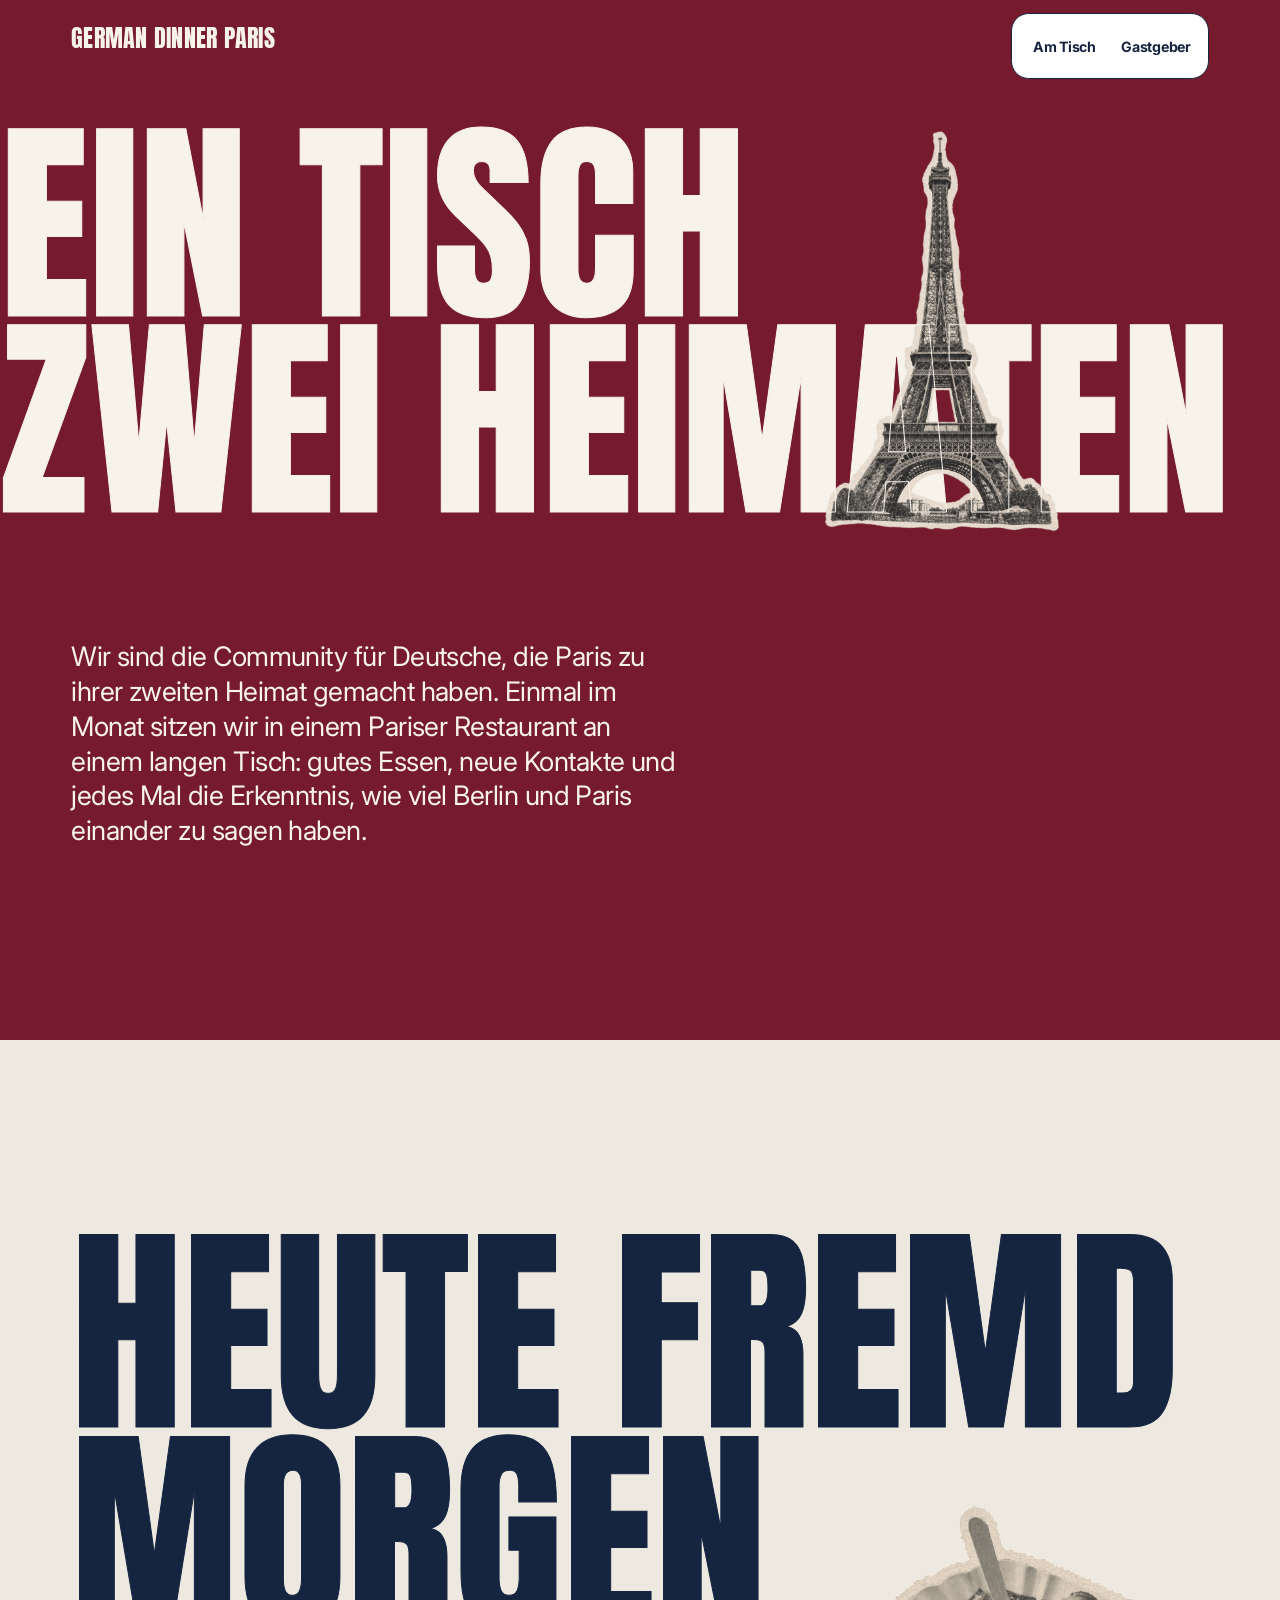
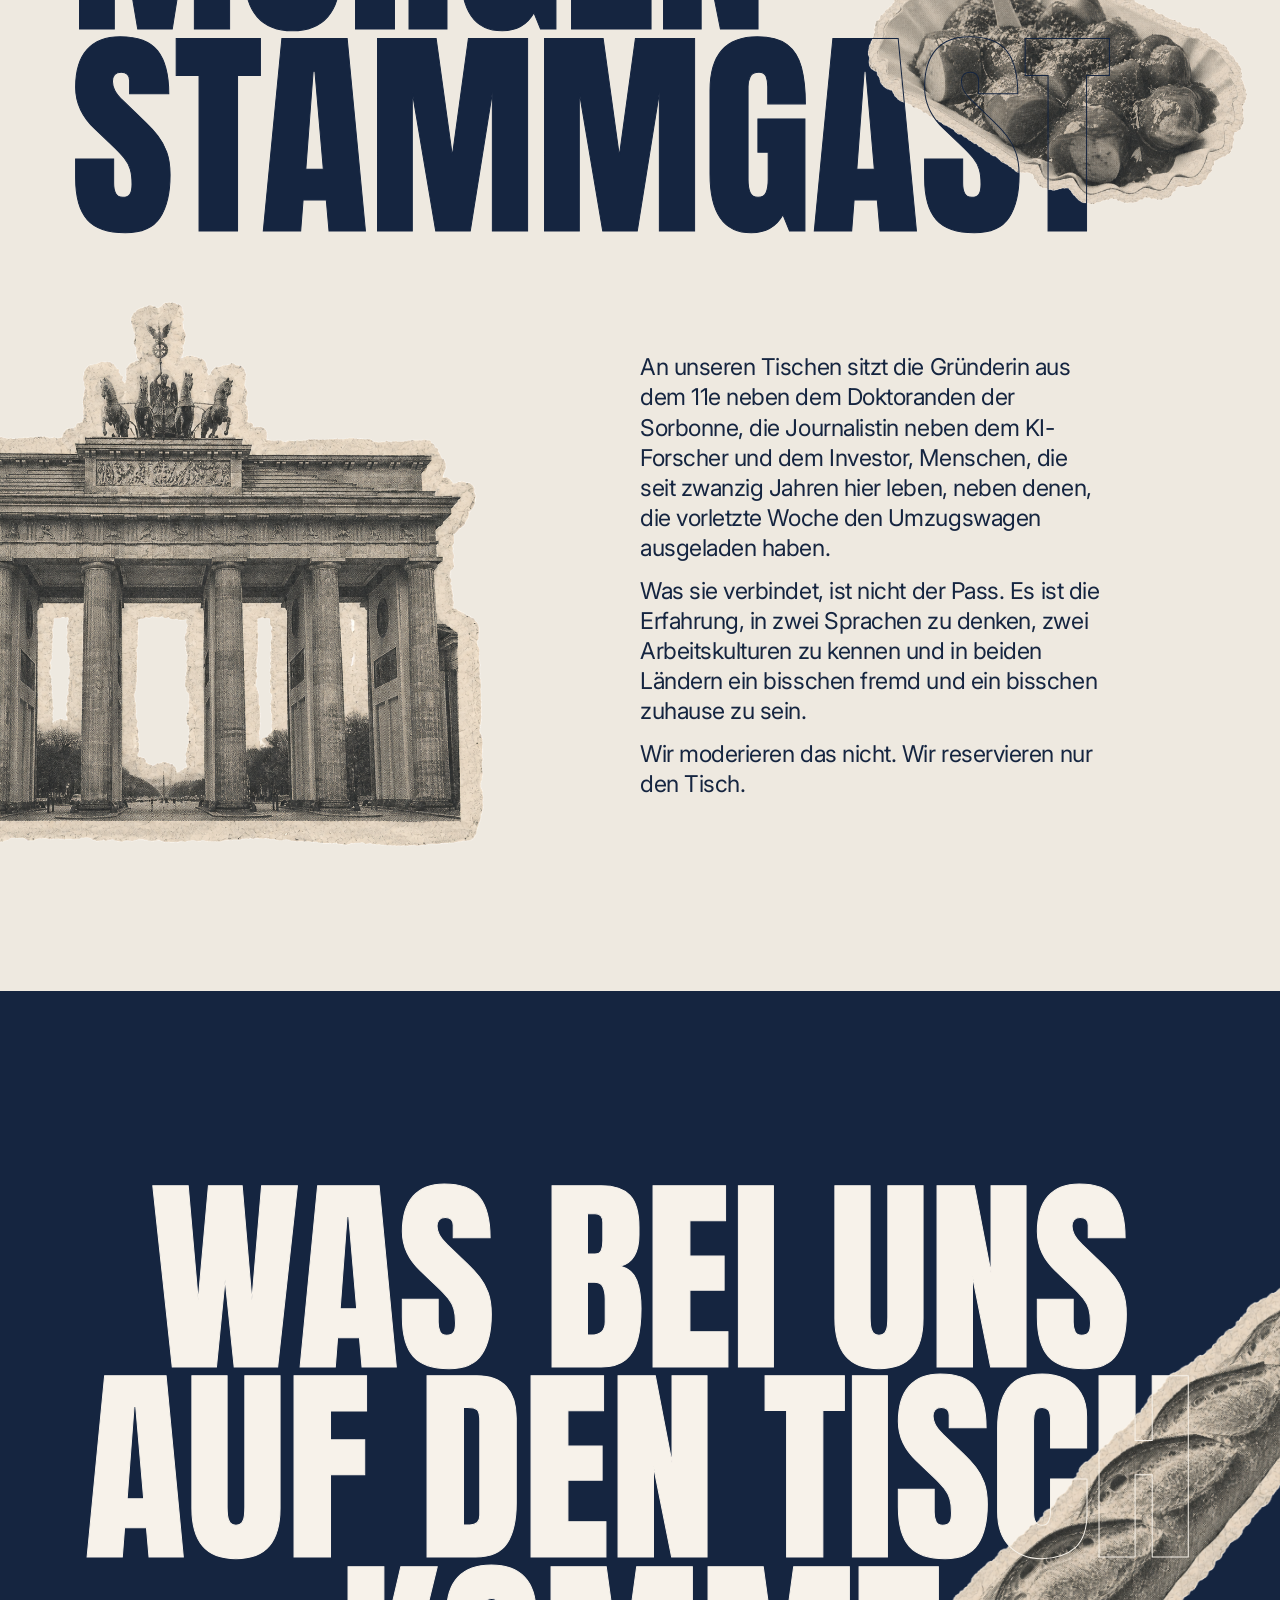
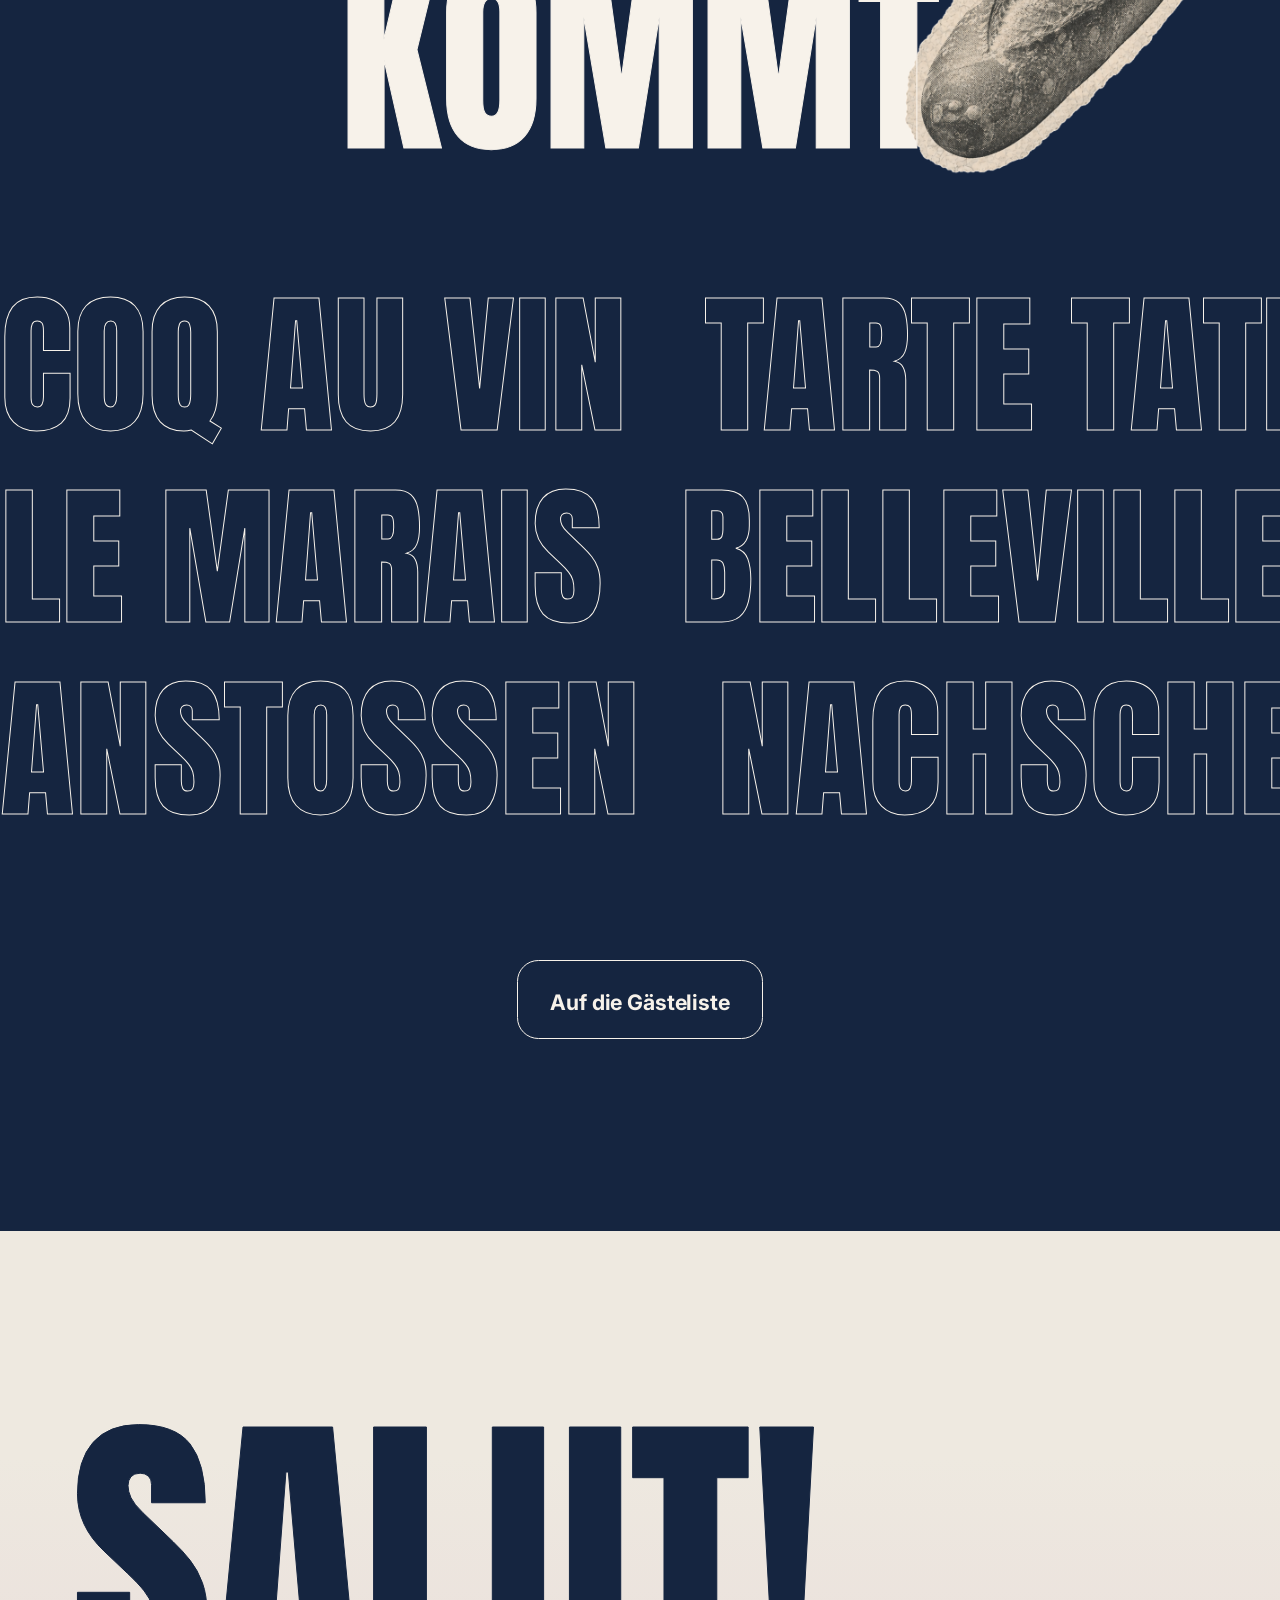
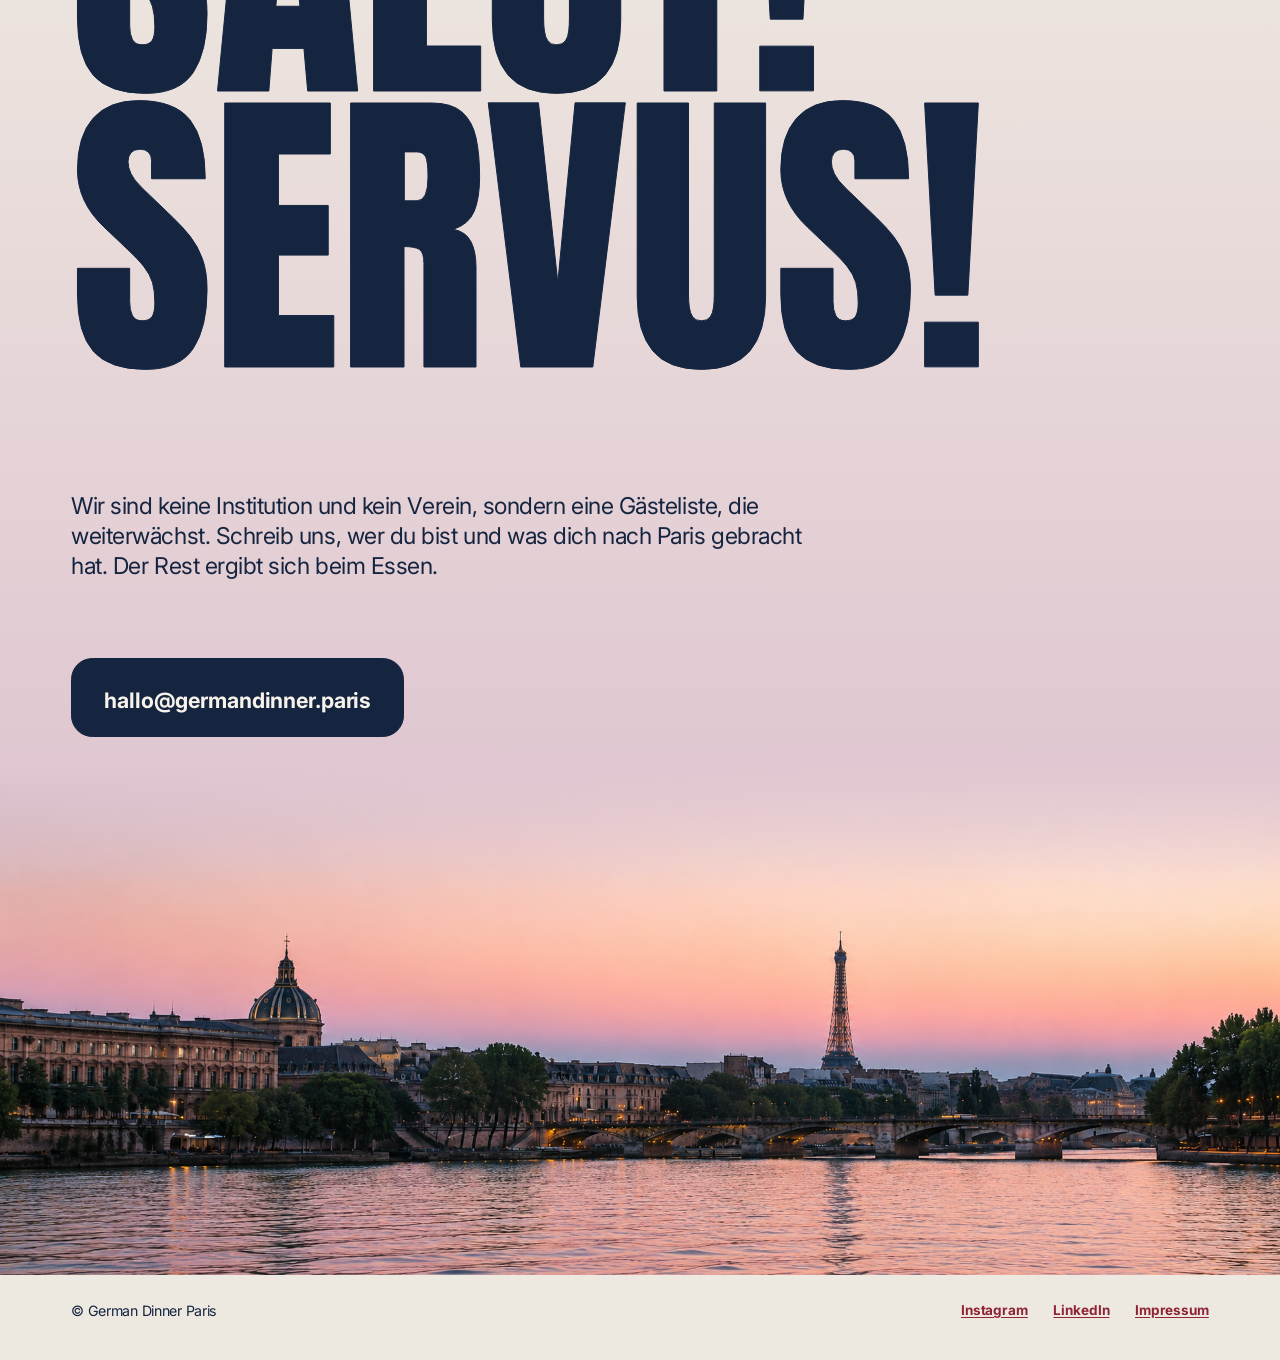
<file: index.html>
<!DOCTYPE html>
<html lang="de">
<head>
<meta charset="utf-8">
<meta name="viewport" content="width=device-width, initial-scale=1">
<title>German Dinner Paris | Ein Tisch, zwei Heimaten</title>
<meta name="description" content="Die Community für Deutsche in Paris. Lange Tische, deutsch-französische Küche, neue Leute, und jedes Mal die Erkenntnis, wie viel Berlin und Paris einander zu sagen haben.">

<link rel="preconnect" href="https://fonts.googleapis.com">
<link rel="preconnect" href="https://fonts.gstatic.com" crossorigin>
<link href="https://fonts.googleapis.com/css2?family=Anton&family=Inter:wght@400;500;700&display=swap" rel="stylesheet">

<link rel="stylesheet" href="tokens.css?v=1787680332">
<link rel="stylesheet" href="base.css?v=1787680332">
<link rel="stylesheet" href="components.css?v=1787680332">
<link rel="stylesheet" href="page.css?v=1787680332">
</head>
<body>

<!-- ══════════════════════════════════════════════════════════
     NAVIGATION — Desktop: Pille oben rechts. Mobile: unten zentriert.
     ══════════════════════════════════════════════════════════ -->
<nav class="nav" aria-label="Hauptnavigation">
  <button class="nav__trigger" type="button" aria-expanded="false" aria-controls="navlist">Menü</button>
  <div class="nav__list" id="navlist">
    <a class="navlink" href="#tisch">Am Tisch</a>
    <a class="navlink" href="gastgeber.html">Gastgeber</a>
  </div>
</nav>


<!-- ══════════════════════════════════════════════════════════
     1  HERO
     Zwei Cutouts, zwei Länder — die Bilder tragen die Aussage,
     die Headline benennt sie.
     ══════════════════════════════════════════════════════════ -->
<section class="section section--accent">
  <div class="container">

    <header class="header">
      <a class="wordmark" href="#">German Dinner Paris</a>
    </header>

    <div class="spacer spacer--sm"></div>

    <div class="headline headline--hero">
      <h1 class="headline__text headline__text--sm headline__text--outline" aria-hidden="true">Ein Tisch<br>Zwei Heimaten</h1>
      <img class="object object--front object--eiffel-hero" src="01_Eiffelturm.png" alt="" aria-hidden="true">
      <h1 class="headline__text headline__text--sm">Ein Tisch<br>Zwei Heimaten</h1>
    </div>

    <div class="spacer spacer--sm"></div>

    <div class="textblock textblock--lead">
      <p>Wir sind die Community für Deutsche, die Paris zu ihrer zweiten
         Heimat gemacht haben. Einmal im Monat sitzen wir in einem Pariser
         Restaurant an einem langen Tisch: gutes Essen, neue Kontakte und
         jedes Mal die Erkenntnis, wie viel Berlin und Paris einander zu
         sagen haben.</p>
    </div>

    <div class="spacer spacer--lg"></div>
  </div>
</section>


<!-- ══════════════════════════════════════════════════════════
     2  MANIFEST — wer am Tisch sitzt
     ══════════════════════════════════════════════════════════ -->
<section class="section section--neutral" id="tisch">
  <div class="container">
    <div class="spacer spacer--lg"></div>

    <div class="headline headline--object">
      <h2 class="headline__text headline__text--manifest headline__text--outline" aria-hidden="true">Heute fremd<br>morgen<br>Stammgast</h2>
      <img class="object object--back object--tor-bleed" src="02_Brandenburgertor_cut.png" alt="" aria-hidden="true">
      <img class="object object--front object--currywurst" src="05_Currywurst_cut.png" alt="" aria-hidden="true">
      <h2 class="headline__text headline__text--manifest">Heute fremd<br>morgen<br>Stammgast</h2>
    </div>

    <div class="spacer spacer--md"></div>

    <div class="textblock textblock--offset">
      <p>An unseren Tischen sitzt die Gründerin aus dem 11e neben dem
         Doktoranden der Sorbonne, die Journalistin neben dem KI-Forscher
         und dem Investor, Menschen, die seit zwanzig Jahren hier leben,
         neben denen, die vorletzte Woche den Umzugswagen ausgeladen
         haben.</p>
      <p>Was sie verbindet, ist nicht der Pass. Es ist die Erfahrung, in zwei
         Sprachen zu denken, zwei Arbeitskulturen zu kennen und in beiden
         Ländern ein bisschen fremd und ein bisschen zuhause zu sein.</p>
      <p>Wir moderieren das nicht. Wir reservieren nur den Tisch.</p>
    </div>

    <div class="spacer spacer--lg"></div>
  </div>
</section>


<!-- ══════════════════════════════════════════════════════════
     3  MENÜ — Marquee
     Drei Bänder: Küche, Städte, Verben. Die Liste steht jeweils
     zweimal im Track, sonst springt der Loop bei -50%.
     ══════════════════════════════════════════════════════════ -->
<section class="section section--dark">
  <div class="container">
    <div class="spacer spacer--lg"></div>
    <div class="headline headline--object">
      <h2 class="headline__text headline__text--center headline__text--menu headline__text--outline" aria-hidden="true">Was bei uns<br>auf den Tisch<br>kommt</h2>
      <img class="object object--front object--baguette" src="04_Baguette_cut.png" alt="" aria-hidden="true">
      <h2 class="headline__text headline__text--center headline__text--menu">Was bei uns<br>auf den Tisch<br>kommt</h2>
    </div>
    <div class="spacer spacer--md"></div>
  </div>

  <div class="marquee" aria-label="Aus der Karte">
    <div class="marquee__track">
      <ul class="marquee__list">
        <li class="marquee__item"><span class="marquee__link">Coq au Vin</span></li>
        <li class="marquee__item"><span class="marquee__link">Tarte Tatin</span></li>
        <li class="marquee__item"><span class="marquee__link">Bouillabaisse</span></li>
        <li class="marquee__item"><span class="marquee__link">Crème Brûlée</span></li>
        <li class="marquee__item"><span class="marquee__link">Steak Frites</span></li>
        <li class="marquee__item"><span class="marquee__link">Ratatouille</span></li>
        <li class="marquee__item"><span class="marquee__link">Macaron</span></li>
        <li class="marquee__item"><span class="marquee__link">Millefeuille</span></li>
        <li class="marquee__item"><span class="marquee__link">Cassoulet</span></li>
        <li class="marquee__item"><span class="marquee__link">Sole Meunière</span></li>
      </ul>
      <ul class="marquee__list" aria-hidden="true">
        <li class="marquee__item"><span class="marquee__link">Coq au Vin</span></li>
        <li class="marquee__item"><span class="marquee__link">Tarte Tatin</span></li>
        <li class="marquee__item"><span class="marquee__link">Bouillabaisse</span></li>
        <li class="marquee__item"><span class="marquee__link">Crème Brûlée</span></li>
        <li class="marquee__item"><span class="marquee__link">Steak Frites</span></li>
        <li class="marquee__item"><span class="marquee__link">Ratatouille</span></li>
        <li class="marquee__item"><span class="marquee__link">Macaron</span></li>
        <li class="marquee__item"><span class="marquee__link">Millefeuille</span></li>
        <li class="marquee__item"><span class="marquee__link">Cassoulet</span></li>
        <li class="marquee__item"><span class="marquee__link">Sole Meunière</span></li>
      </ul>
    </div>
  </div>

  <div class="marquee" aria-label="Wo wir uns treffen">
    <div class="marquee__track marquee__track--reverse">
      <ul class="marquee__list">
        <li class="marquee__item"><span class="marquee__link">Le Marais</span></li>
        <li class="marquee__item"><span class="marquee__link">Belleville</span></li>
        <li class="marquee__item"><span class="marquee__link">Oberkampf</span></li>
        <li class="marquee__item"><span class="marquee__link">Montmartre</span></li>
        <li class="marquee__item"><span class="marquee__link">Bastille</span></li>
        <li class="marquee__item"><span class="marquee__link">Pigalle</span></li>
        <li class="marquee__item"><span class="marquee__link">Saint-Germain</span></li>
        <li class="marquee__item"><span class="marquee__link">Batignolles</span></li>
        <li class="marquee__item"><span class="marquee__link">Odéon</span></li>
        <li class="marquee__item"><span class="marquee__link">République</span></li>
      </ul>
      <ul class="marquee__list" aria-hidden="true">
        <li class="marquee__item"><span class="marquee__link">Le Marais</span></li>
        <li class="marquee__item"><span class="marquee__link">Belleville</span></li>
        <li class="marquee__item"><span class="marquee__link">Oberkampf</span></li>
        <li class="marquee__item"><span class="marquee__link">Montmartre</span></li>
        <li class="marquee__item"><span class="marquee__link">Bastille</span></li>
        <li class="marquee__item"><span class="marquee__link">Pigalle</span></li>
        <li class="marquee__item"><span class="marquee__link">Saint-Germain</span></li>
        <li class="marquee__item"><span class="marquee__link">Batignolles</span></li>
        <li class="marquee__item"><span class="marquee__link">Odéon</span></li>
        <li class="marquee__item"><span class="marquee__link">République</span></li>
      </ul>
    </div>
  </div>

  <div class="marquee" aria-label="Was an unseren Abenden passiert">
    <div class="marquee__track">
      <ul class="marquee__list">
        <li class="marquee__item"><span class="marquee__link">Anstoßen</span></li>
        <li class="marquee__item"><span class="marquee__link">Nachschenken</span></li>
        <li class="marquee__item"><span class="marquee__link">Widersprechen</span></li>
        <li class="marquee__item"><span class="marquee__link">Weiterdenken</span></li>
        <li class="marquee__item"><span class="marquee__link">Verbinden</span></li>
        <li class="marquee__item"><span class="marquee__link">Bleiben</span></li>
      </ul>
      <ul class="marquee__list" aria-hidden="true">
        <li class="marquee__item"><span class="marquee__link">Anstoßen</span></li>
        <li class="marquee__item"><span class="marquee__link">Nachschenken</span></li>
        <li class="marquee__item"><span class="marquee__link">Widersprechen</span></li>
        <li class="marquee__item"><span class="marquee__link">Weiterdenken</span></li>
        <li class="marquee__item"><span class="marquee__link">Verbinden</span></li>
        <li class="marquee__item"><span class="marquee__link">Bleiben</span></li>
      </ul>
    </div>
  </div>

  <div class="spacer spacer--md"></div>
  <div class="container container--center">
    <a class="button" href="gastgeber.html">Auf die Gästeliste</a>
  </div>
  <div class="spacer spacer--lg"></div>
</section>


<!-- ══════════════════════════════════════════════════════════
     4  EINLADUNG + HORIZONT
     Die Einladung sitzt im Verlauf: das Elfenbein wird nach unten
     hin zum Pariser Abendhimmel und geht ohne Kante in das Foto
     über. Der Verlauf endet exakt auf dem Mittelwert der obersten
     Bildzeile (--color-horizon-sky); die Blende über der Bildkante
     fängt die horizontale Streuung dieser Zeile ab.
     ══════════════════════════════════════════════════════════ -->
<section class="section horizon" id="platz">
  <div class="horizon__sky">
    <div class="container">
      <div class="spacer spacer--lg"></div>

      <div class="headline">
        <h2 class="headline__text headline__text--closing headline__text--outline" aria-hidden="true">Salut!<br>Servus!</h2>
        <h2 class="headline__text headline__text--closing">Salut!<br>Servus!</h2>
      </div>

      <!-- md statt sm: schiebt Fließtext und Mail-Button tiefer in den
           Verlauf, wo die Farbe schon deutlich in den Abendhimmel dreht. -->
      <div class="spacer spacer--md"></div>

      <div class="textblock textblock--wide">
        <p>Wir sind keine Institution und kein Verein, sondern eine Gästeliste,
           die weiterwächst. Schreib uns, wer du bist und was dich nach Paris
           gebracht hat. Der Rest ergibt sich beim Essen.</p>
      </div>

      <div class="spacer spacer--sm"></div>

      <div class="button-row">
        <a class="button button--dark button--filled" href="mailto:hallo@germandinner.paris">hallo@germandinner.paris</a>
      </div>

      <!-- xs statt lg: der Button steht dicht an der Bildkante, damit der
           Block im Bild endet statt davor auszulaufen. -->
      <div class="spacer spacer--xs"></div>
    </div>
  </div>

  <div class="horizon__photo">
    <img src="11_Paris.png"
         alt="Blick über die Seine auf Paris in der Abenddämmerung: links das Institut de France, in der Mitte der Pont des Arts, am Horizont der Eiffelturm">
  </div>
</section>


<!-- ══════════════════════════════════════════════════════════
     5  FOOTER — steht unter dem Bild, am Fuß der Seite
     ══════════════════════════════════════════════════════════ -->
<section class="section section--neutral">
  <div class="container">
    <div class="spacer spacer--xs"></div>
    <footer class="footer">
      <p class="footer__text">© German Dinner Paris</p>
      <div class="footer__links">
        <a class="footer__link" href="#">Instagram</a>
        <a class="footer__link" href="#">LinkedIn</a>
        <a class="footer__link" href="#">Impressum</a>
      </div>
    </footer>
  </div>
</section>


<script>
/* Mobile-Navigation --------------------------------------------------- */
(function () {
  var trigger = document.querySelector('.nav__trigger');
  var list    = document.getElementById('navlist');
  if (!trigger || !list) return;

  trigger.addEventListener('click', function () {
    var open = trigger.getAttribute('aria-expanded') === 'true';
    trigger.setAttribute('aria-expanded', String(!open));
    list.setAttribute('data-open', String(!open));
  });

  list.addEventListener('click', function (e) {
    if (e.target.closest('.navlink')) close();
  });

  /* Ein Menü, das sich nur über denselben Knopf wieder schließen lässt,
     bleibt am Telefon leicht offen stehen. Deshalb schließt auch ein
     Tippen daneben und die Escape-Taste. */
  document.addEventListener('click', function (e) {
    if (!e.target.closest('.nav')) close();
  });
  document.addEventListener('keydown', function (e) {
    if (e.key === 'Escape') close();
  });

  function close() {
    trigger.setAttribute('aria-expanded', 'false');
    list.setAttribute('data-open', 'false');
  }
})();

/* Akkordeon ----------------------------------------------------------- */
(function () {
  var toggles = document.querySelectorAll('.accordion__toggle');

  Array.prototype.forEach.call(toggles, function (toggle) {
    toggle.addEventListener('click', function () {
      var panel = document.getElementById(toggle.getAttribute('aria-controls'));
      var open  = toggle.getAttribute('aria-expanded') === 'true';

      /* Nur ein Panel gleichzeitig — der Kartenstapel bleibt so lesbar */
      Array.prototype.forEach.call(toggles, function (other) {
        if (other === toggle) return;
        other.setAttribute('aria-expanded', 'false');
        var p = document.getElementById(other.getAttribute('aria-controls'));
        if (p) p.setAttribute('data-open', 'false');
      });

      toggle.setAttribute('aria-expanded', String(!open));
      if (panel) panel.setAttribute('data-open', String(!open));
    });
  });
})();
</script>

</body>
</html>
</file>
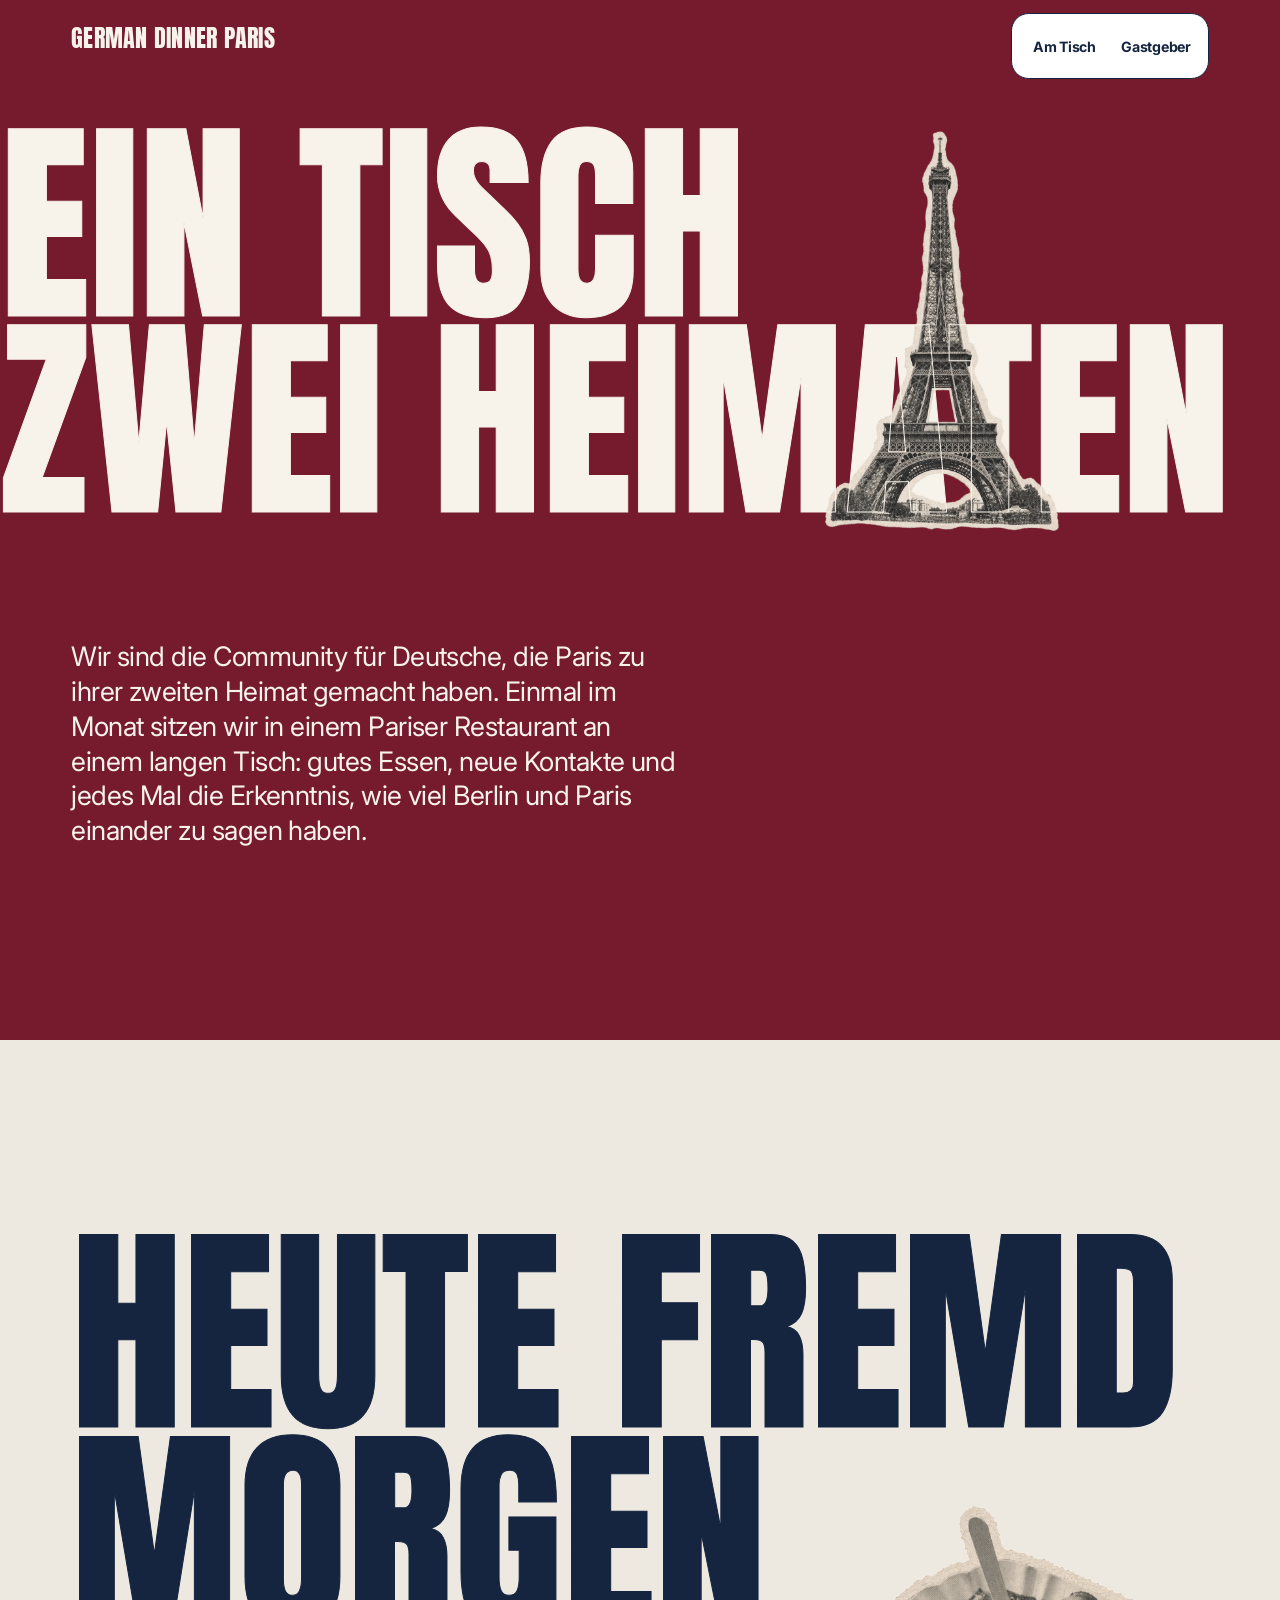
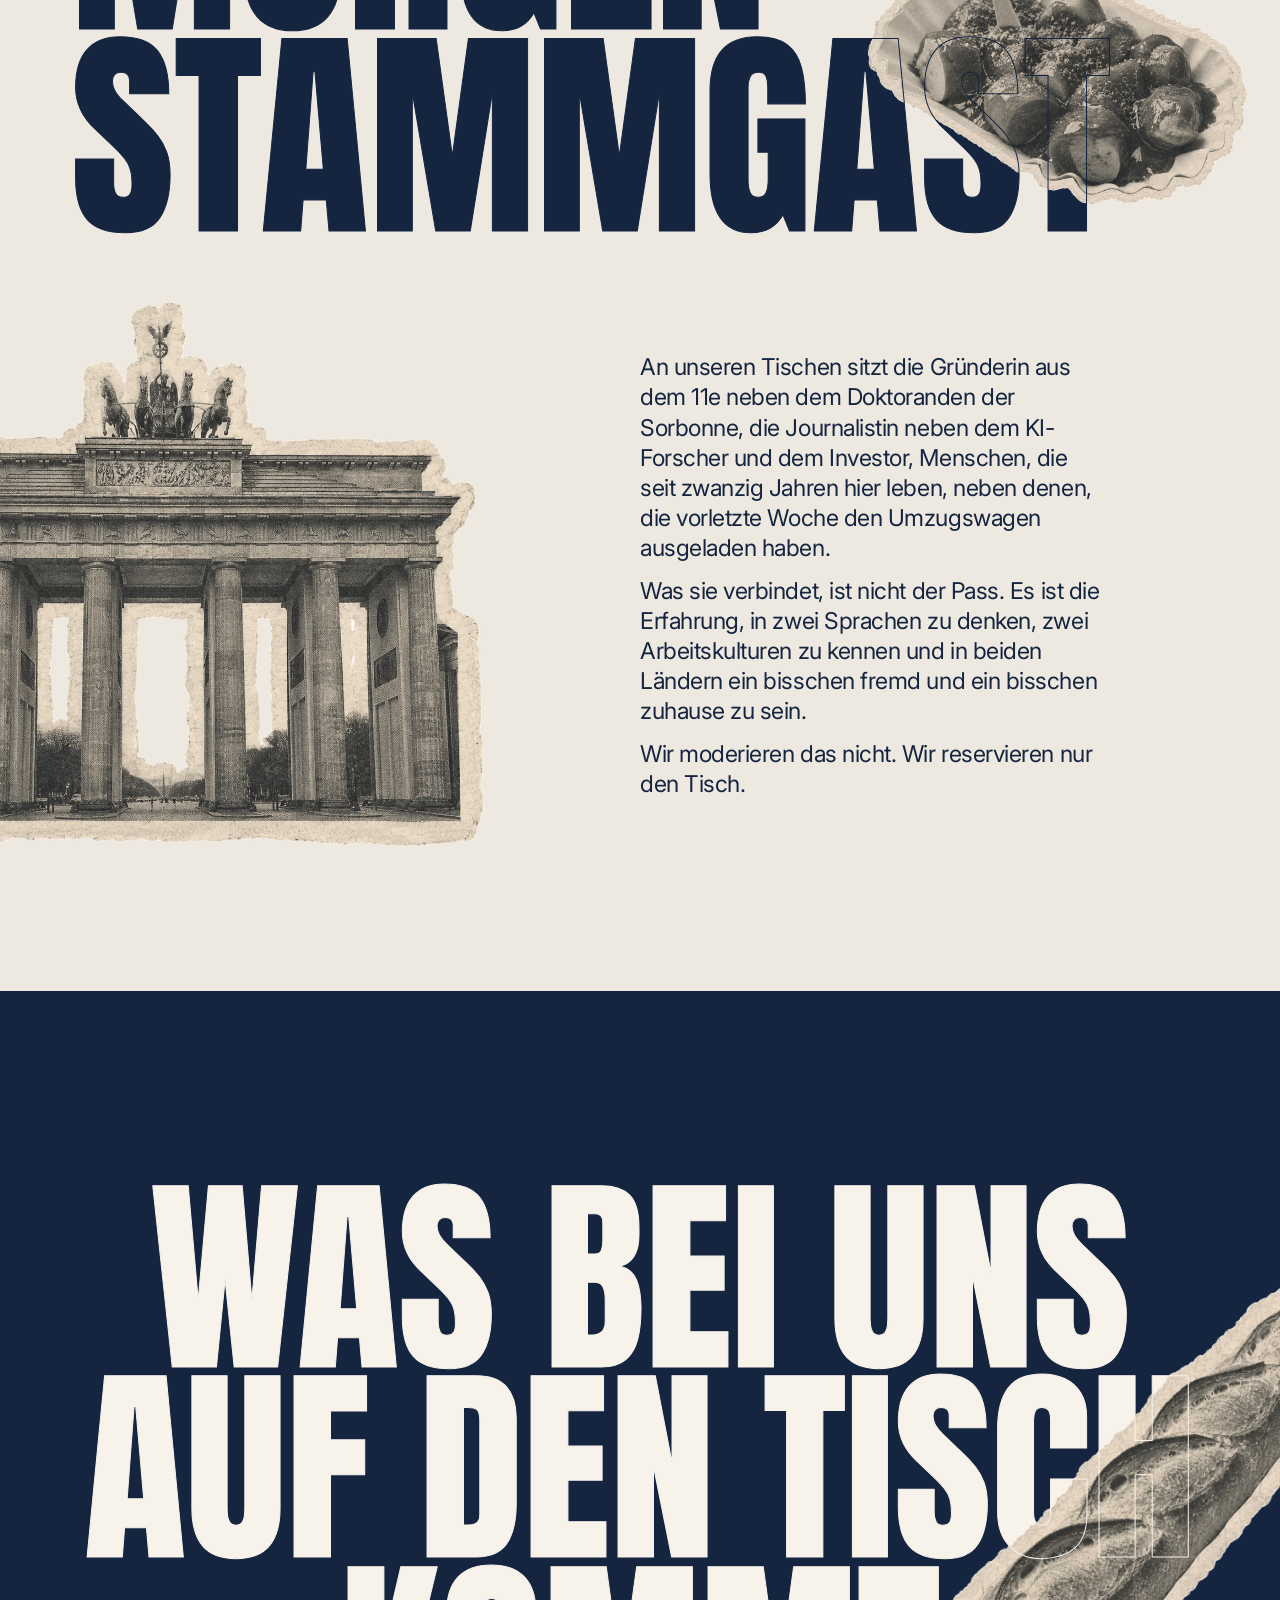
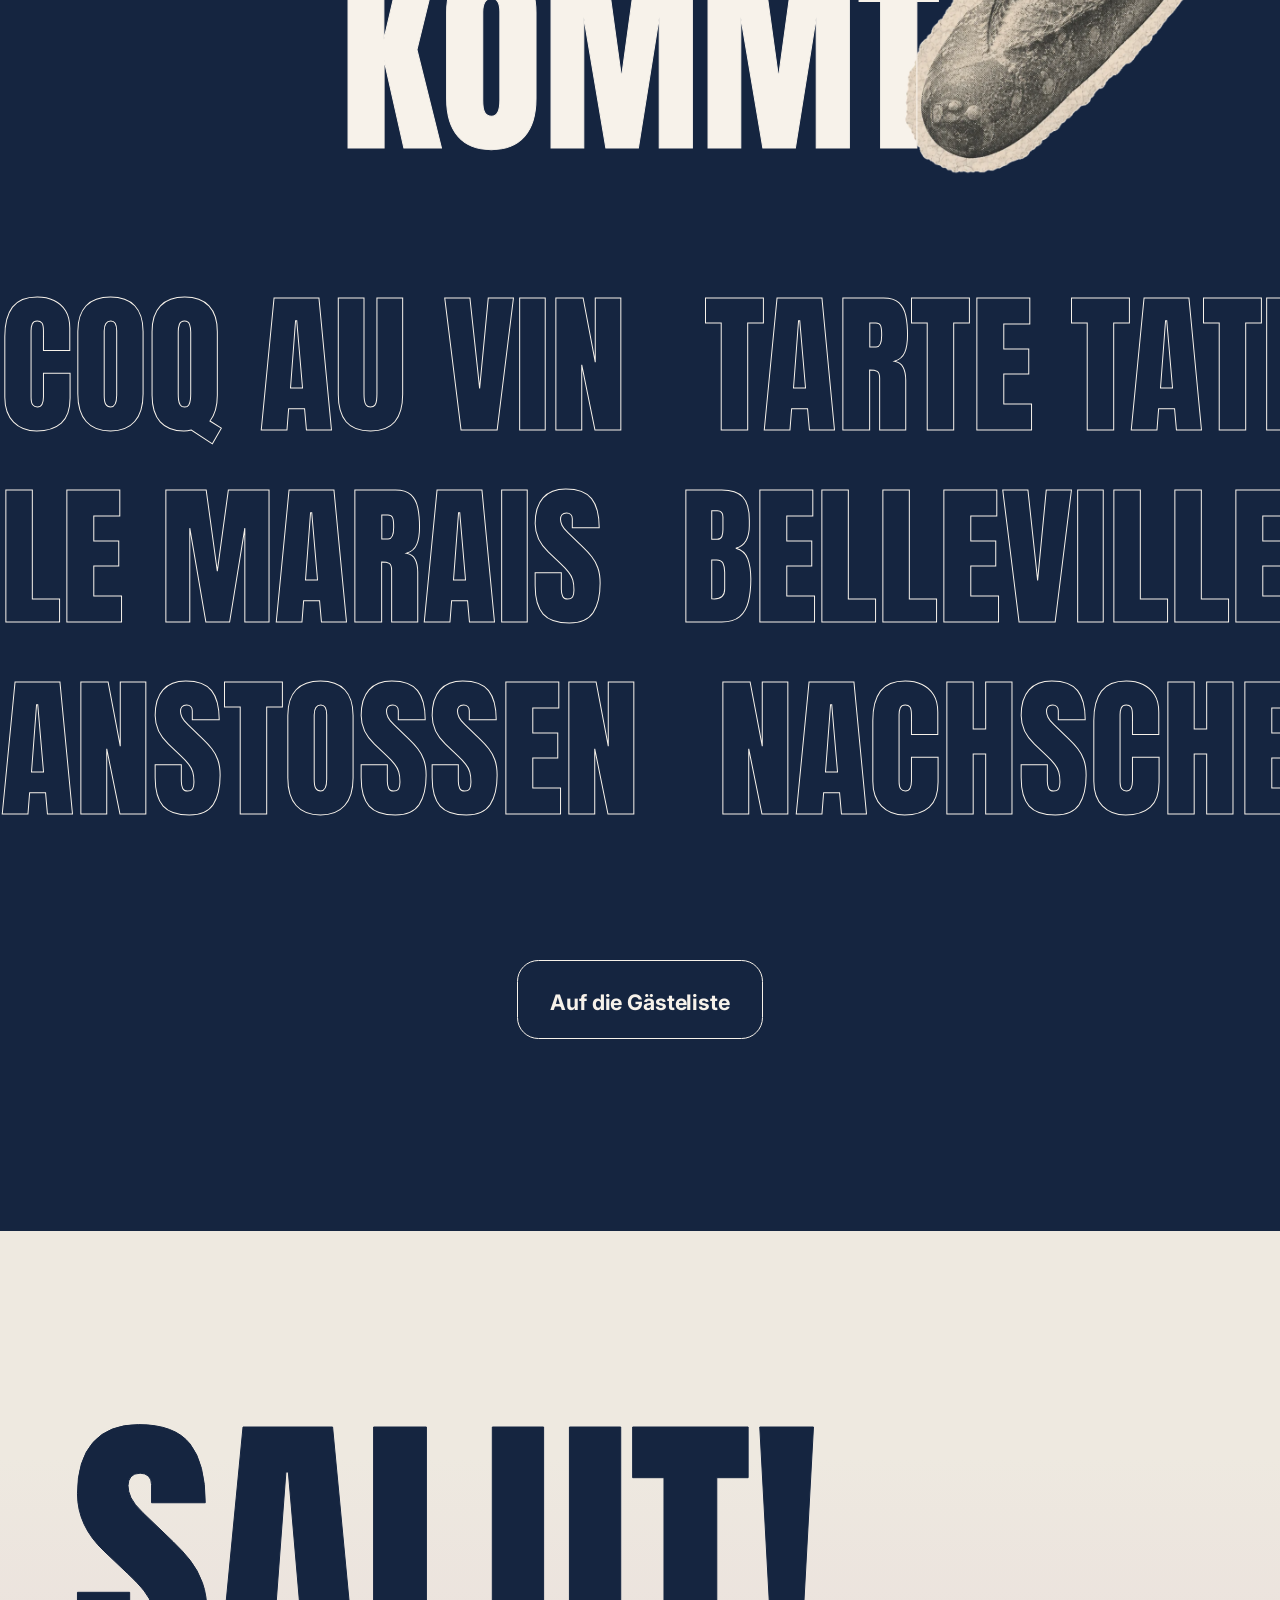
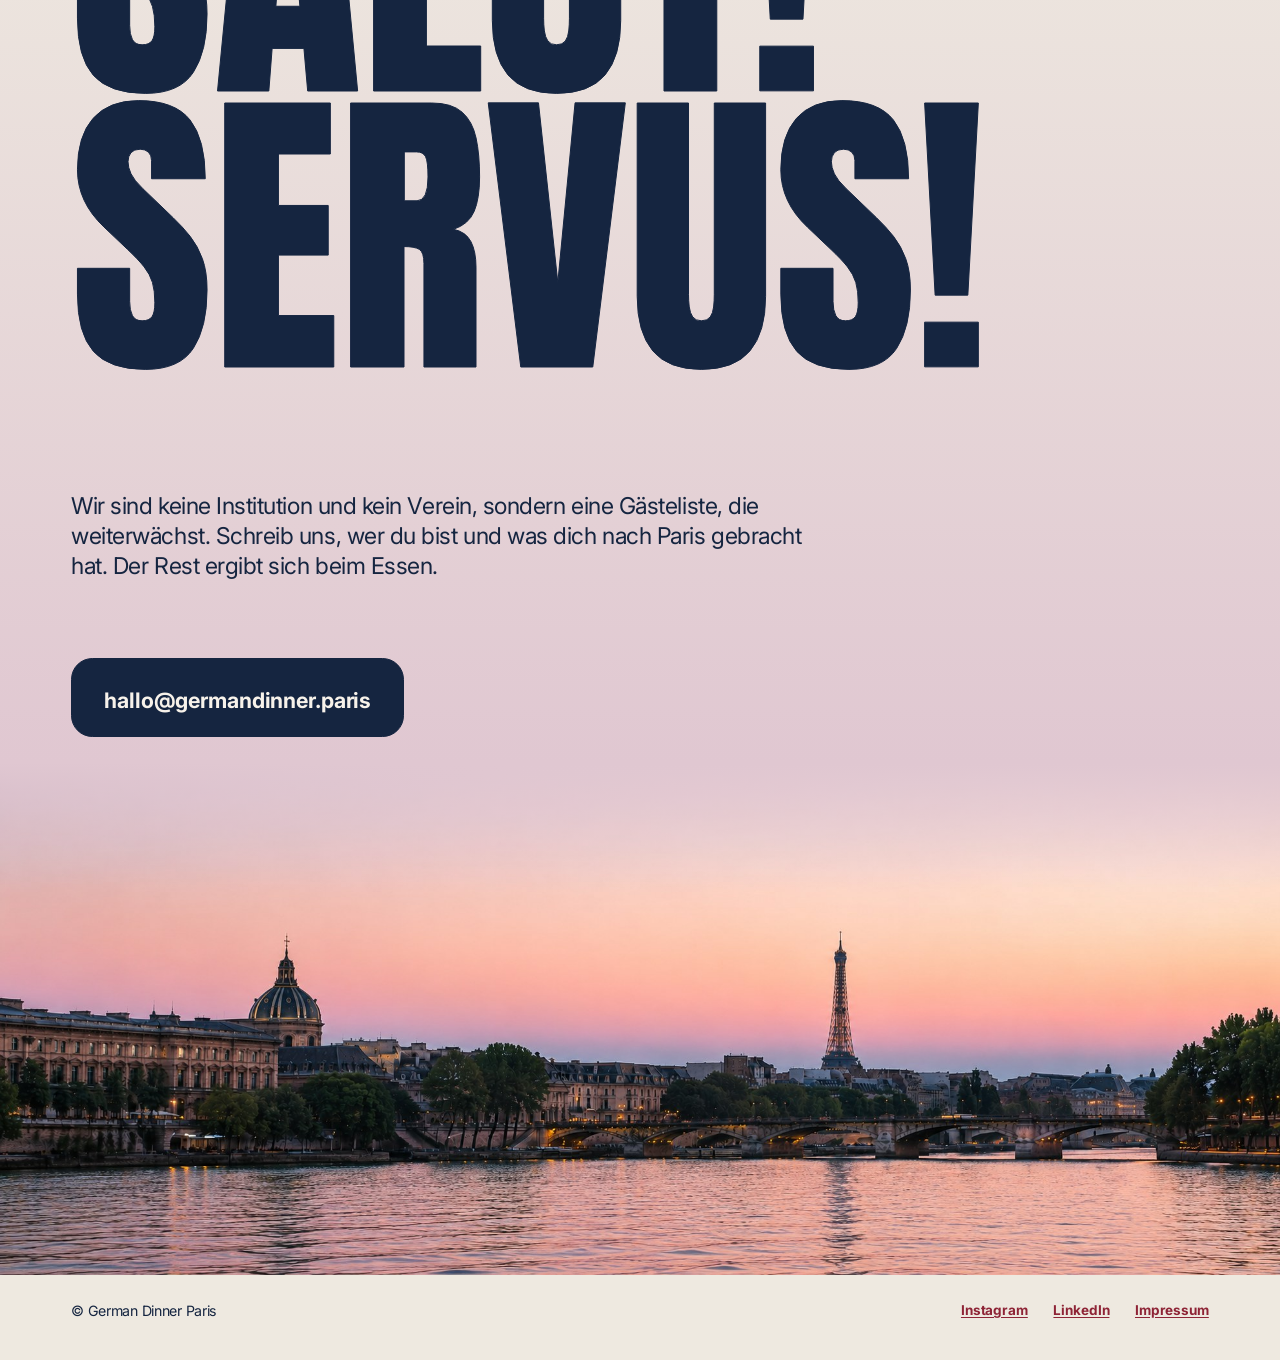
<file: docs/index.html>
<!DOCTYPE html>
<html lang="de">
<head>
<meta charset="utf-8">
<meta name="viewport" content="width=device-width, initial-scale=1">
<title>German Dinner Paris | Ein Tisch, zwei Heimaten</title>
<meta name="description" content="Die Community für Deutsche in Paris. Lange Tische, deutsch-französische Küche, neue Leute, und jedes Mal die Erkenntnis, wie viel Berlin und Paris einander zu sagen haben.">

<link rel="preconnect" href="https://fonts.googleapis.com">
<link rel="preconnect" href="https://fonts.gstatic.com" crossorigin>
<link href="https://fonts.googleapis.com/css2?family=Anton&family=Inter:wght@400;500;700&display=swap" rel="stylesheet">

<link rel="stylesheet" href="tokens.css?v=1787680332">
<link rel="stylesheet" href="base.css?v=1787680332">
<link rel="stylesheet" href="components.css?v=1787680332">
<link rel="stylesheet" href="page.css?v=1787680332">
</head>
<body>

<!-- ══════════════════════════════════════════════════════════
     NAVIGATION — Desktop: Pille oben rechts. Mobile: unten zentriert.
     ══════════════════════════════════════════════════════════ -->
<nav class="nav" aria-label="Hauptnavigation">
  <button class="nav__trigger" type="button" aria-expanded="false" aria-controls="navlist">Menü</button>
  <div class="nav__list" id="navlist">
    <a class="navlink" href="#tisch">Am Tisch</a>
    <a class="navlink" href="gastgeber.html">Gastgeber</a>
  </div>
</nav>


<!-- ══════════════════════════════════════════════════════════
     1  HERO
     Zwei Cutouts, zwei Länder — die Bilder tragen die Aussage,
     die Headline benennt sie.
     ══════════════════════════════════════════════════════════ -->
<section class="section section--accent">
  <div class="container">

    <header class="header">
      <a class="wordmark" href="#">German Dinner Paris</a>
    </header>

    <div class="spacer spacer--sm"></div>

    <div class="headline headline--hero">
      <h1 class="headline__text headline__text--sm headline__text--outline" aria-hidden="true">Ein Tisch<br>Zwei Heimaten</h1>
      <img class="object object--front object--eiffel-hero" src="01_Eiffelturm.webp" alt="" aria-hidden="true">
      <h1 class="headline__text headline__text--sm">Ein Tisch<br>Zwei Heimaten</h1>
    </div>

    <div class="spacer spacer--sm"></div>

    <div class="textblock textblock--lead">
      <p>Wir sind die Community für Deutsche, die Paris zu ihrer zweiten
         Heimat gemacht haben. Einmal im Monat sitzen wir in einem Pariser
         Restaurant an einem langen Tisch: gutes Essen, neue Kontakte und
         jedes Mal die Erkenntnis, wie viel Berlin und Paris einander zu
         sagen haben.</p>
    </div>

    <div class="spacer spacer--lg"></div>
  </div>
</section>


<!-- ══════════════════════════════════════════════════════════
     2  MANIFEST — wer am Tisch sitzt
     ══════════════════════════════════════════════════════════ -->
<section class="section section--neutral" id="tisch">
  <div class="container">
    <div class="spacer spacer--lg"></div>

    <div class="headline headline--object">
      <h2 class="headline__text headline__text--manifest headline__text--outline" aria-hidden="true">Heute fremd<br>morgen<br>Stammgast</h2>
      <img class="object object--back object--tor-bleed" src="02_Brandenburgertor_cut.webp" alt="" aria-hidden="true">
      <img class="object object--front object--currywurst" src="05_Currywurst_cut.webp" alt="" aria-hidden="true">
      <h2 class="headline__text headline__text--manifest">Heute fremd<br>morgen<br>Stammgast</h2>
    </div>

    <div class="spacer spacer--md"></div>

    <div class="textblock textblock--offset">
      <p>An unseren Tischen sitzt die Gründerin aus dem 11e neben dem
         Doktoranden der Sorbonne, die Journalistin neben dem KI-Forscher
         und dem Investor, Menschen, die seit zwanzig Jahren hier leben,
         neben denen, die vorletzte Woche den Umzugswagen ausgeladen
         haben.</p>
      <p>Was sie verbindet, ist nicht der Pass. Es ist die Erfahrung, in zwei
         Sprachen zu denken, zwei Arbeitskulturen zu kennen und in beiden
         Ländern ein bisschen fremd und ein bisschen zuhause zu sein.</p>
      <p>Wir moderieren das nicht. Wir reservieren nur den Tisch.</p>
    </div>

    <div class="spacer spacer--lg"></div>
  </div>
</section>


<!-- ══════════════════════════════════════════════════════════
     3  MENÜ — Marquee
     Drei Bänder: Küche, Städte, Verben. Die Liste steht jeweils
     zweimal im Track, sonst springt der Loop bei -50%.
     ══════════════════════════════════════════════════════════ -->
<section class="section section--dark">
  <div class="container">
    <div class="spacer spacer--lg"></div>
    <div class="headline headline--object">
      <h2 class="headline__text headline__text--center headline__text--menu headline__text--outline" aria-hidden="true">Was bei uns<br>auf den Tisch<br>kommt</h2>
      <img class="object object--front object--baguette" src="04_Baguette_cut.webp" alt="" aria-hidden="true">
      <h2 class="headline__text headline__text--center headline__text--menu">Was bei uns<br>auf den Tisch<br>kommt</h2>
    </div>
    <div class="spacer spacer--md"></div>
  </div>

  <div class="marquee" aria-label="Aus der Karte">
    <div class="marquee__track">
      <ul class="marquee__list">
        <li class="marquee__item"><span class="marquee__link">Coq au Vin</span></li>
        <li class="marquee__item"><span class="marquee__link">Tarte Tatin</span></li>
        <li class="marquee__item"><span class="marquee__link">Bouillabaisse</span></li>
        <li class="marquee__item"><span class="marquee__link">Crème Brûlée</span></li>
        <li class="marquee__item"><span class="marquee__link">Steak Frites</span></li>
        <li class="marquee__item"><span class="marquee__link">Ratatouille</span></li>
        <li class="marquee__item"><span class="marquee__link">Macaron</span></li>
        <li class="marquee__item"><span class="marquee__link">Millefeuille</span></li>
        <li class="marquee__item"><span class="marquee__link">Cassoulet</span></li>
        <li class="marquee__item"><span class="marquee__link">Sole Meunière</span></li>
      </ul>
      <ul class="marquee__list" aria-hidden="true">
        <li class="marquee__item"><span class="marquee__link">Coq au Vin</span></li>
        <li class="marquee__item"><span class="marquee__link">Tarte Tatin</span></li>
        <li class="marquee__item"><span class="marquee__link">Bouillabaisse</span></li>
        <li class="marquee__item"><span class="marquee__link">Crème Brûlée</span></li>
        <li class="marquee__item"><span class="marquee__link">Steak Frites</span></li>
        <li class="marquee__item"><span class="marquee__link">Ratatouille</span></li>
        <li class="marquee__item"><span class="marquee__link">Macaron</span></li>
        <li class="marquee__item"><span class="marquee__link">Millefeuille</span></li>
        <li class="marquee__item"><span class="marquee__link">Cassoulet</span></li>
        <li class="marquee__item"><span class="marquee__link">Sole Meunière</span></li>
      </ul>
    </div>
  </div>

  <div class="marquee" aria-label="Wo wir uns treffen">
    <div class="marquee__track marquee__track--reverse">
      <ul class="marquee__list">
        <li class="marquee__item"><span class="marquee__link">Le Marais</span></li>
        <li class="marquee__item"><span class="marquee__link">Belleville</span></li>
        <li class="marquee__item"><span class="marquee__link">Oberkampf</span></li>
        <li class="marquee__item"><span class="marquee__link">Montmartre</span></li>
        <li class="marquee__item"><span class="marquee__link">Bastille</span></li>
        <li class="marquee__item"><span class="marquee__link">Pigalle</span></li>
        <li class="marquee__item"><span class="marquee__link">Saint-Germain</span></li>
        <li class="marquee__item"><span class="marquee__link">Batignolles</span></li>
        <li class="marquee__item"><span class="marquee__link">Odéon</span></li>
        <li class="marquee__item"><span class="marquee__link">République</span></li>
      </ul>
      <ul class="marquee__list" aria-hidden="true">
        <li class="marquee__item"><span class="marquee__link">Le Marais</span></li>
        <li class="marquee__item"><span class="marquee__link">Belleville</span></li>
        <li class="marquee__item"><span class="marquee__link">Oberkampf</span></li>
        <li class="marquee__item"><span class="marquee__link">Montmartre</span></li>
        <li class="marquee__item"><span class="marquee__link">Bastille</span></li>
        <li class="marquee__item"><span class="marquee__link">Pigalle</span></li>
        <li class="marquee__item"><span class="marquee__link">Saint-Germain</span></li>
        <li class="marquee__item"><span class="marquee__link">Batignolles</span></li>
        <li class="marquee__item"><span class="marquee__link">Odéon</span></li>
        <li class="marquee__item"><span class="marquee__link">République</span></li>
      </ul>
    </div>
  </div>

  <div class="marquee" aria-label="Was an unseren Abenden passiert">
    <div class="marquee__track">
      <ul class="marquee__list">
        <li class="marquee__item"><span class="marquee__link">Anstoßen</span></li>
        <li class="marquee__item"><span class="marquee__link">Nachschenken</span></li>
        <li class="marquee__item"><span class="marquee__link">Widersprechen</span></li>
        <li class="marquee__item"><span class="marquee__link">Weiterdenken</span></li>
        <li class="marquee__item"><span class="marquee__link">Verbinden</span></li>
        <li class="marquee__item"><span class="marquee__link">Bleiben</span></li>
      </ul>
      <ul class="marquee__list" aria-hidden="true">
        <li class="marquee__item"><span class="marquee__link">Anstoßen</span></li>
        <li class="marquee__item"><span class="marquee__link">Nachschenken</span></li>
        <li class="marquee__item"><span class="marquee__link">Widersprechen</span></li>
        <li class="marquee__item"><span class="marquee__link">Weiterdenken</span></li>
        <li class="marquee__item"><span class="marquee__link">Verbinden</span></li>
        <li class="marquee__item"><span class="marquee__link">Bleiben</span></li>
      </ul>
    </div>
  </div>

  <div class="spacer spacer--md"></div>
  <div class="container container--center">
    <a class="button" href="gastgeber.html">Auf die Gästeliste</a>
  </div>
  <div class="spacer spacer--lg"></div>
</section>


<!-- ══════════════════════════════════════════════════════════
     4  EINLADUNG + HORIZONT
     Die Einladung sitzt im Verlauf: das Elfenbein wird nach unten
     hin zum Pariser Abendhimmel und geht ohne Kante in das Foto
     über. Der Verlauf endet exakt auf dem Mittelwert der obersten
     Bildzeile (--color-horizon-sky); die Blende über der Bildkante
     fängt die horizontale Streuung dieser Zeile ab.
     ══════════════════════════════════════════════════════════ -->
<section class="section horizon" id="platz">
  <div class="horizon__sky">
    <div class="container">
      <div class="spacer spacer--lg"></div>

      <div class="headline">
        <h2 class="headline__text headline__text--closing headline__text--outline" aria-hidden="true">Salut!<br>Servus!</h2>
        <h2 class="headline__text headline__text--closing">Salut!<br>Servus!</h2>
      </div>

      <!-- md statt sm: schiebt Fließtext und Mail-Button tiefer in den
           Verlauf, wo die Farbe schon deutlich in den Abendhimmel dreht. -->
      <div class="spacer spacer--md"></div>

      <div class="textblock textblock--wide">
        <p>Wir sind keine Institution und kein Verein, sondern eine Gästeliste,
           die weiterwächst. Schreib uns, wer du bist und was dich nach Paris
           gebracht hat. Der Rest ergibt sich beim Essen.</p>
      </div>

      <div class="spacer spacer--sm"></div>

      <div class="button-row">
        <a class="button button--dark button--filled" href="mailto:hallo@germandinner.paris">hallo@germandinner.paris</a>
      </div>

      <!-- xs statt lg: der Button steht dicht an der Bildkante, damit der
           Block im Bild endet statt davor auszulaufen. -->
      <div class="spacer spacer--xs"></div>
    </div>
  </div>

  <div class="horizon__photo">
    <img src="11_Paris.jpg"
         alt="Blick über die Seine auf Paris in der Abenddämmerung: links das Institut de France, in der Mitte der Pont des Arts, am Horizont der Eiffelturm">
  </div>
</section>


<!-- ══════════════════════════════════════════════════════════
     5  FOOTER — steht unter dem Bild, am Fuß der Seite
     ══════════════════════════════════════════════════════════ -->
<section class="section section--neutral">
  <div class="container">
    <div class="spacer spacer--xs"></div>
    <footer class="footer">
      <p class="footer__text">© German Dinner Paris</p>
      <div class="footer__links">
        <a class="footer__link" href="#">Instagram</a>
        <a class="footer__link" href="#">LinkedIn</a>
        <a class="footer__link" href="#">Impressum</a>
      </div>
    </footer>
  </div>
</section>


<script>
/* Mobile-Navigation --------------------------------------------------- */
(function () {
  var trigger = document.querySelector('.nav__trigger');
  var list    = document.getElementById('navlist');
  if (!trigger || !list) return;

  trigger.addEventListener('click', function () {
    var open = trigger.getAttribute('aria-expanded') === 'true';
    trigger.setAttribute('aria-expanded', String(!open));
    list.setAttribute('data-open', String(!open));
  });

  list.addEventListener('click', function (e) {
    if (e.target.closest('.navlink')) close();
  });

  /* Ein Menü, das sich nur über denselben Knopf wieder schließen lässt,
     bleibt am Telefon leicht offen stehen. Deshalb schließt auch ein
     Tippen daneben und die Escape-Taste. */
  document.addEventListener('click', function (e) {
    if (!e.target.closest('.nav')) close();
  });
  document.addEventListener('keydown', function (e) {
    if (e.key === 'Escape') close();
  });

  function close() {
    trigger.setAttribute('aria-expanded', 'false');
    list.setAttribute('data-open', 'false');
  }
})();

/* Akkordeon ----------------------------------------------------------- */
(function () {
  var toggles = document.querySelectorAll('.accordion__toggle');

  Array.prototype.forEach.call(toggles, function (toggle) {
    toggle.addEventListener('click', function () {
      var panel = document.getElementById(toggle.getAttribute('aria-controls'));
      var open  = toggle.getAttribute('aria-expanded') === 'true';

      /* Nur ein Panel gleichzeitig — der Kartenstapel bleibt so lesbar */
      Array.prototype.forEach.call(toggles, function (other) {
        if (other === toggle) return;
        other.setAttribute('aria-expanded', 'false');
        var p = document.getElementById(other.getAttribute('aria-controls'));
        if (p) p.setAttribute('data-open', 'false');
      });

      toggle.setAttribute('aria-expanded', String(!open));
      if (panel) panel.setAttribute('data-open', String(!open));
    });
  });
})();
</script>

</body>
</html>
</file>
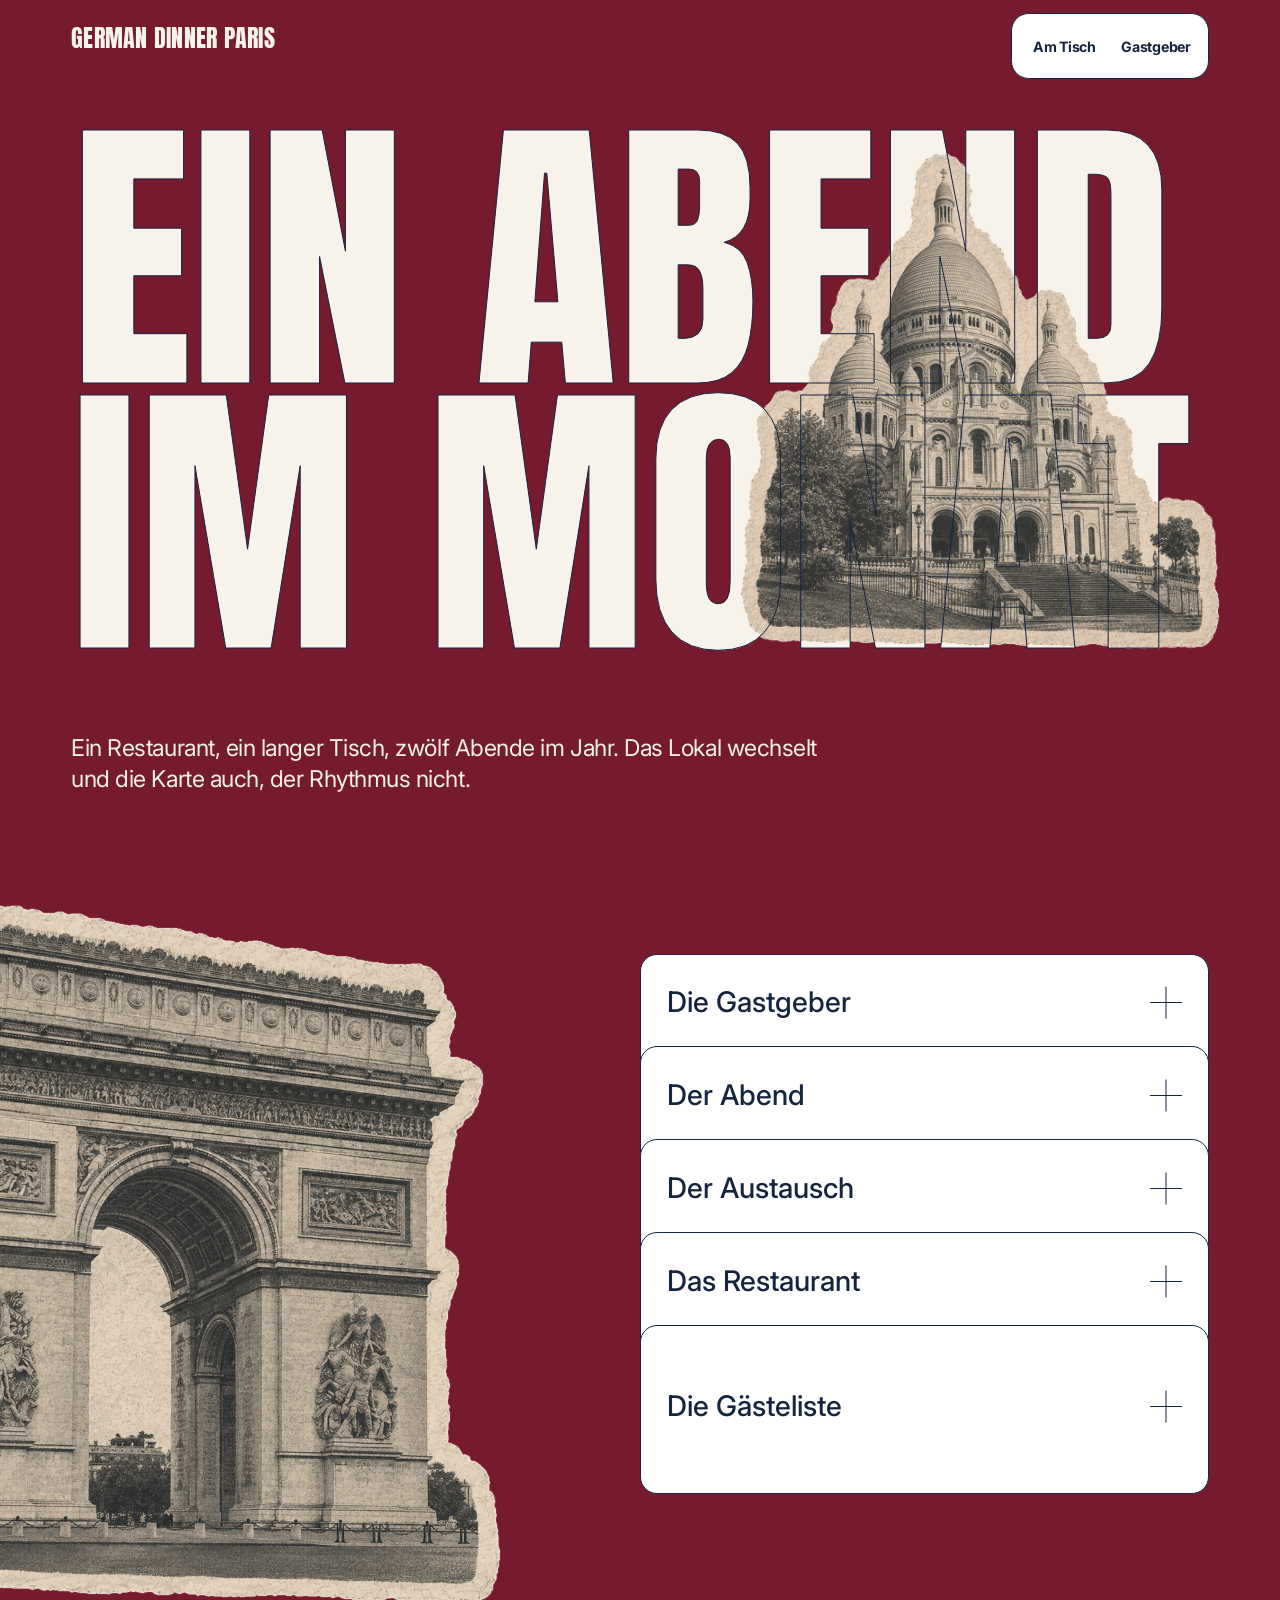
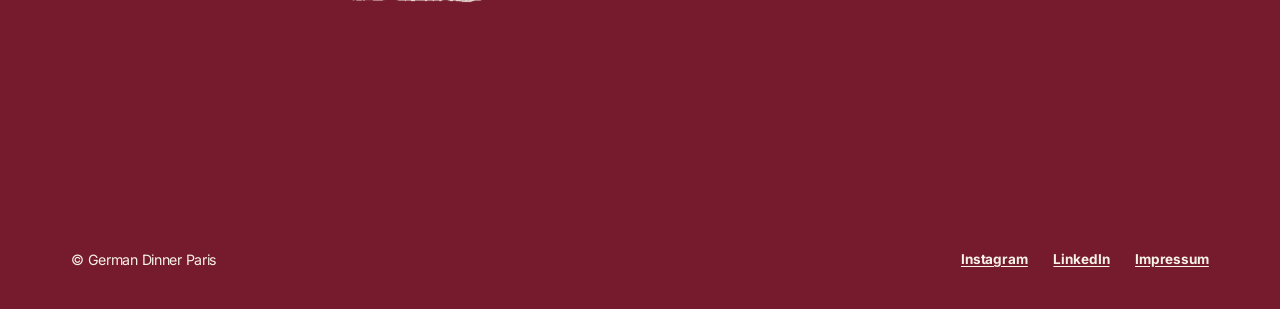
<file: gastgeber.html>
<!DOCTYPE html>
<html lang="de">
<head>
<meta charset="utf-8">
<meta name="viewport" content="width=device-width, initial-scale=1">
<title>Gastgeber | German Dinner Paris</title>
<meta name="description" content="Ein Restaurant, ein langer Tisch, zwölf Abende im Jahr. Wie ein Abend bei German Dinner Paris abläuft, wer dahinter steht und wie man auf die Gästeliste kommt.">

<link rel="preconnect" href="https://fonts.googleapis.com">
<link rel="preconnect" href="https://fonts.gstatic.com" crossorigin>
<link href="https://fonts.googleapis.com/css2?family=Anton&family=Inter:wght@400;500;700&display=swap" rel="stylesheet">

<link rel="stylesheet" href="tokens.css?v=1787680332">
<link rel="stylesheet" href="base.css?v=1787680332">
<link rel="stylesheet" href="components.css?v=1787680332">
<link rel="stylesheet" href="page.css?v=1787680332">
</head>
<body>

<!-- ══════════════════════════════════════════════════════════
     NAVIGATION — identisch zur Startseite. „Am Tisch" führt
     zurück auf den Anker der Startseite, „Gastgeber" auf diese
     Seite selbst.
     ══════════════════════════════════════════════════════════ -->
<nav class="nav" aria-label="Hauptnavigation">
  <button class="nav__trigger" type="button" aria-expanded="false" aria-controls="navlist">Menü</button>
  <div class="nav__list" id="navlist">
    <a class="navlink" href="index.html#tisch">Am Tisch</a>
    <a class="navlink" href="gastgeber.html" aria-current="page">Gastgeber</a>
  </div>
</nav>


<!-- ══════════════════════════════════════════════════════════
     1  DER ABEND — 50/50 mit Bildspalte und Akkordeon-Stapel
     Von der Startseite hierher verschoben. Ohne section--visible:
     die Sektion clippt, damit der Arc links hart an der Seitenkante
     geschnitten wird wie das Brandenburger Tor auf der Startseite.
     Das kostet das Sticky-Verhalten der Bildspalte — overflow: hidden
     am Vorfahren setzt position: sticky außer Kraft.
     ══════════════════════════════════════════════════════════ -->
<section class="section section--accent">
  <div class="container">

    <header class="header">
      <a class="wordmark" href="index.html">German Dinner Paris</a>
    </header>

    <div class="spacer spacer--sm"></div>

    <div class="headline headline--object">
      <h1 class="headline__text headline__text--formate headline__text--outline" aria-hidden="true">Ein Abend<br>im Monat</h1>
      <img class="object object--back object--sacrecoeur" src="09_SacreCoeur_cut.png" alt="" aria-hidden="true">
      <h1 class="headline__text headline__text--formate">Ein Abend<br>im Monat</h1>
    </div>

    <div class="spacer spacer--sm"></div>

    <div class="textblock textblock--wide">
      <p>Ein Restaurant, ein langer Tisch, zwölf Abende im Jahr. Das Lokal
         wechselt und die Karte auch, der Rhythmus nicht.</p>
    </div>

    <div class="spacer spacer--md"></div>

    <div class="split">
      <div class="split__visual">
        <img class="split__image" src="03_Arc_cut.png" alt="Illustration des Arc de Triomphe als Papierausschnitt">
      </div>

      <div class="split__content">

        <article class="accordion__item">
          <button class="accordion__toggle" type="button" aria-expanded="false" aria-controls="f1">
            <span class="accordion__title">Die Gastgeber</span>
            <span class="plus" aria-hidden="true"><span class="plus__line"></span><span class="plus__line plus__line--vertical"></span></span>
          </button>
          <div class="accordion__panel" id="f1">
            <div class="spacer spacer--xs"></div>
            <p class="accordion__text">Hinter German Dinner Paris stehen Dominik Schuster, Analyst bei Mätch VC, und Kathrin
              Redman, Head of Transformation bei SAP France. Die Idee kam aus der Ungeduld darüber, wie lange es dauert,
              in einer neuen Stadt beruflich anzukommen, und aus der Überzeugung, dass ein langer Tisch
              dafür mehr taugt als jede Kontaktbörse. Das erste Dinner steht noch aus: Sie suchen gerade das
              Restaurant aus, stimmen das Menü ab und stellen die Gästeliste zusammen.</p>
            <div class="spacer spacer--xs"></div>
          </div>
        </article>

        <article class="accordion__item">
          <button class="accordion__toggle" type="button" aria-expanded="false" aria-controls="f2">
            <span class="accordion__title">Der Abend</span>
            <span class="plus" aria-hidden="true"><span class="plus__line"></span><span class="plus__line plus__line--vertical"></span></span>
          </button>
          <div class="accordion__panel" id="f2">
            <div class="spacer spacer--xs"></div>
            <p class="accordion__text">Ein Restaurant, ein langer Tisch, 14 Plätze. Es beginnt um 20 Uhr mit einem Apéro im
              Stehen: die halbe Stunde, in der die meisten Gespräche anfangen. Danach wird gesetzt, nach dem
              Hauptgang einmal durchgewechselt: Wer neben wem sitzt, entscheidet die Sitzordnung und nicht die
              Bekanntschaft. Gegen Mitternacht ist offiziell Schluss, inoffiziell selten.</p>
            <div class="spacer spacer--xs"></div>
          </div>
        </article>

        <article class="accordion__item">
          <button class="accordion__toggle" type="button" aria-expanded="false" aria-controls="f3">
            <span class="accordion__title">Der Austausch</span>
            <span class="plus" aria-hidden="true"><span class="plus__line"></span><span class="plus__line plus__line--vertical"></span></span>
          </button>
          <div class="accordion__panel" id="f3">
            <div class="spacer spacer--xs"></div>
            <p class="accordion__text">Es geht um Kontakte, aber nicht um Visitenkarten. Kein Pitch, keine Vorstellungsrunde, keine
              Namensschilder. Stattdessen ein Abend neben Leuten, die in Paris etwas aufbauen oder leiten:
              Gründerinnen, Investoren, Journalistinnen, Leute aus der KI-Forschung. Wer etwas sucht, sagt es spätestens
              beim Dessert. Was daraus wird, klärt sich in der Woche danach.</p>
            <div class="spacer spacer--xs"></div>
          </div>
        </article>

        <article class="accordion__item">
          <button class="accordion__toggle" type="button" aria-expanded="false" aria-controls="f4">
            <span class="accordion__title">Das Restaurant</span>
            <span class="plus" aria-hidden="true"><span class="plus__line"></span><span class="plus__line plus__line--vertical"></span></span>
          </button>
          <div class="accordion__panel" id="f4">
            <div class="spacer spacer--xs"></div>
            <p class="accordion__text">Wir bleiben nicht an einer Adresse. Jede Ausgabe findet in einem anderen Pariser Restaurant
              statt: mal ein Bistro im Marais, mal eine Weinbar in Belleville, mal ein Nachbarschaftslokal in
              den Batignolles. Gegessen wird ein festes Menü, ausgesucht mit der Küche des Hauses. Die Adresse
              steht zwei Wochen vorher fest.</p>
            <div class="spacer spacer--xs"></div>
          </div>
        </article>

        <article class="accordion__item">
          <button class="accordion__toggle" type="button" aria-expanded="false" aria-controls="f5">
            <span class="accordion__title">Die Gästeliste</span>
            <span class="plus" aria-hidden="true"><span class="plus__line"></span><span class="plus__line plus__line--vertical"></span></span>
          </button>
          <div class="accordion__panel" id="f5">
            <div class="spacer spacer--xs"></div>
            <p class="accordion__text">Keine Mitgliedschaft, kein Beitrag. Zu jeder Ausgabe laden wir 14 Personen ein, gemischt
              aus Leuten, die schon da waren, und solchen, die zum ersten Mal kommen. Das Essen zahlt jeder
              selbst. Wer diesmal keinen Platz bekommt, rückt beim nächsten Abend nach.</p>
            <div class="spacer spacer--xs"></div>
          </div>
        </article>

      </div>
    </div>

    <div class="spacer spacer--lg"></div>

    <!-- Die Fußzeile steht im selben Farbfeld: die Seite ist ein
         durchgehendes Weinrot, ohne zweite Fläche darunter. Farben dafür
         in page.css unter „Fußzeile auf dem Farbfeld". -->
    <footer class="footer">
      <p class="footer__text">© German Dinner Paris</p>
      <div class="footer__links">
        <a class="footer__link" href="#">Instagram</a>
        <a class="footer__link" href="#">LinkedIn</a>
        <a class="footer__link" href="#">Impressum</a>
      </div>
    </footer>
  </div>
</section>


<script>
/* Mobile-Navigation --------------------------------------------------- */
(function () {
  var trigger = document.querySelector('.nav__trigger');
  var list    = document.getElementById('navlist');
  if (!trigger || !list) return;

  trigger.addEventListener('click', function () {
    var open = trigger.getAttribute('aria-expanded') === 'true';
    trigger.setAttribute('aria-expanded', String(!open));
    list.setAttribute('data-open', String(!open));
  });

  list.addEventListener('click', function (e) {
    if (e.target.closest('.navlink')) close();
  });

  /* Ein Menü, das sich nur über denselben Knopf wieder schließen lässt,
     bleibt am Telefon leicht offen stehen. Deshalb schließt auch ein
     Tippen daneben und die Escape-Taste. */
  document.addEventListener('click', function (e) {
    if (!e.target.closest('.nav')) close();
  });
  document.addEventListener('keydown', function (e) {
    if (e.key === 'Escape') close();
  });

  function close() {
    trigger.setAttribute('aria-expanded', 'false');
    list.setAttribute('data-open', 'false');
  }
})();

/* Akkordeon ----------------------------------------------------------- */
(function () {
  var toggles = document.querySelectorAll('.accordion__toggle');

  Array.prototype.forEach.call(toggles, function (toggle) {
    toggle.addEventListener('click', function () {
      var panel = document.getElementById(toggle.getAttribute('aria-controls'));
      var open  = toggle.getAttribute('aria-expanded') === 'true';

      /* Nur ein Panel gleichzeitig — der Kartenstapel bleibt so lesbar */
      Array.prototype.forEach.call(toggles, function (other) {
        if (other === toggle) return;
        other.setAttribute('aria-expanded', 'false');
        var p = document.getElementById(other.getAttribute('aria-controls'));
        if (p) p.setAttribute('data-open', 'false');
      });

      toggle.setAttribute('aria-expanded', String(!open));
      if (panel) panel.setAttribute('data-open', String(!open));
    });
  });
})();
</script>

</body>
</html>
</file>
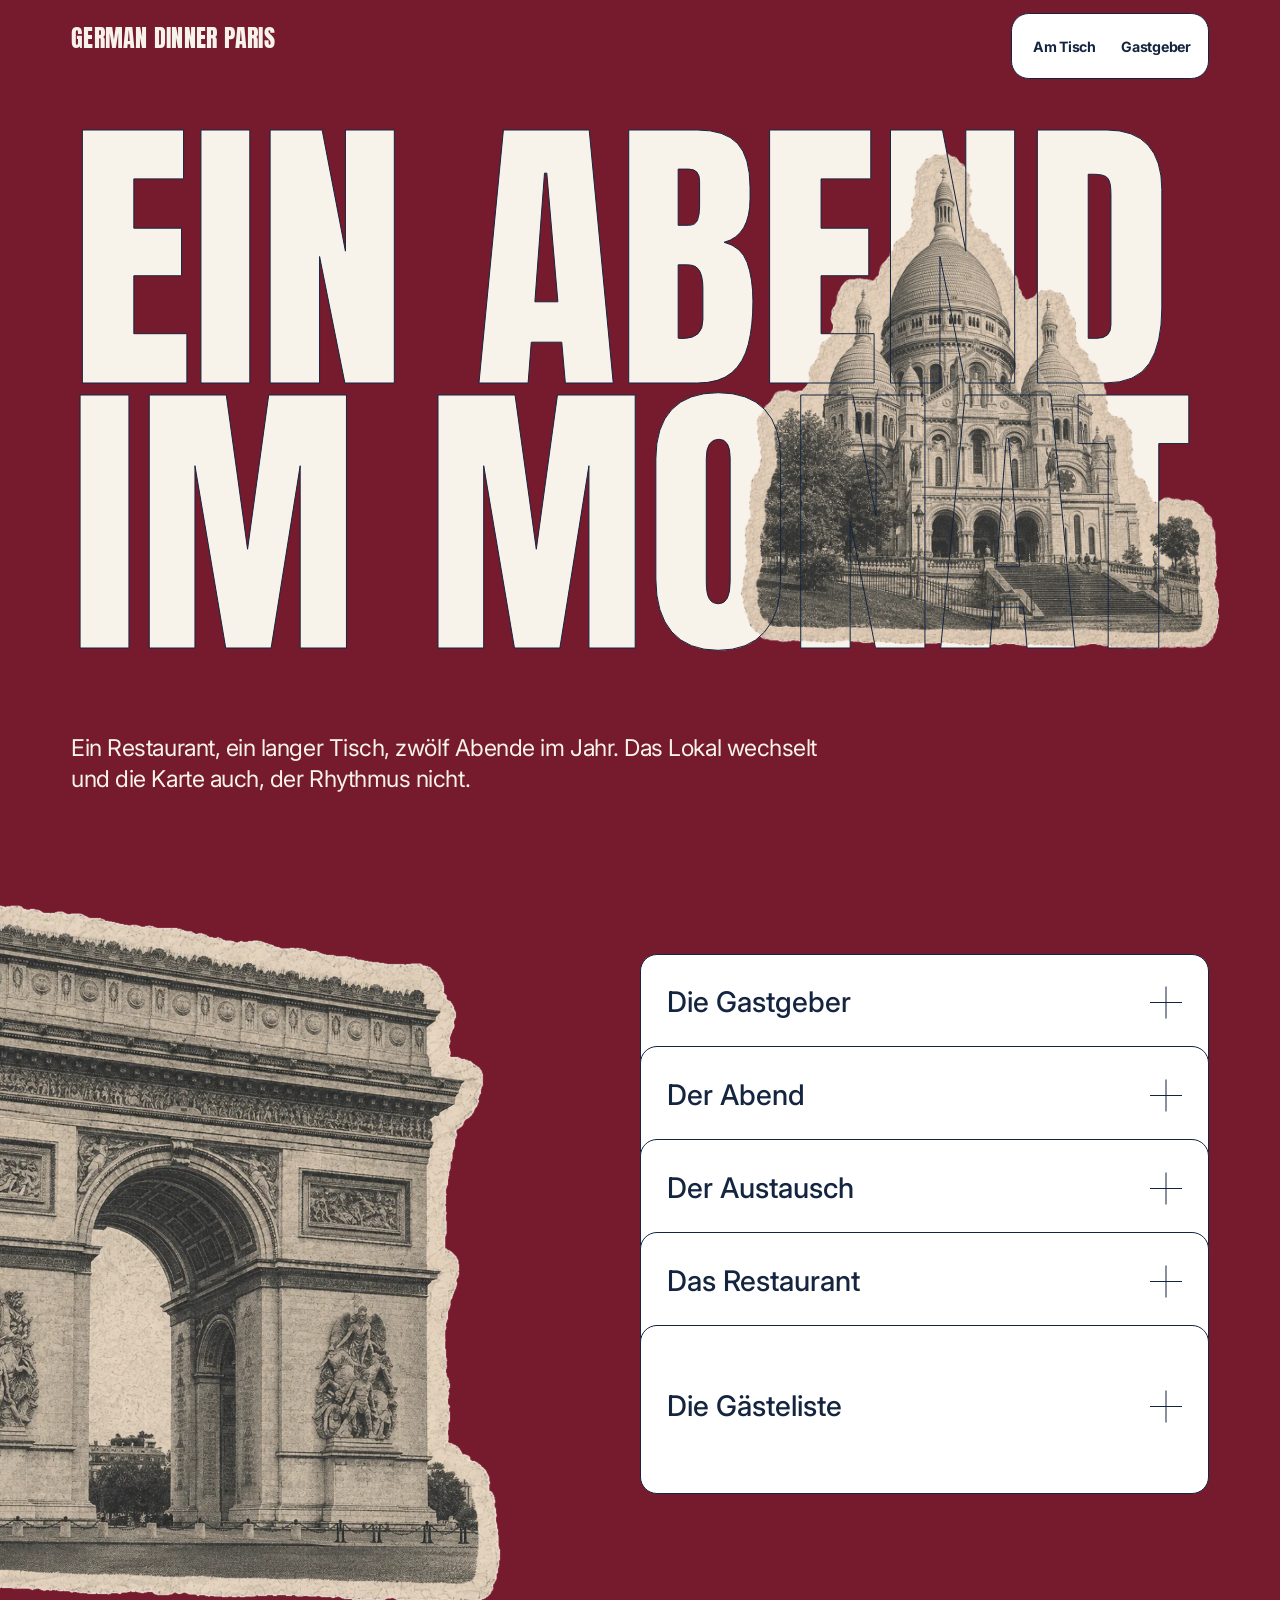
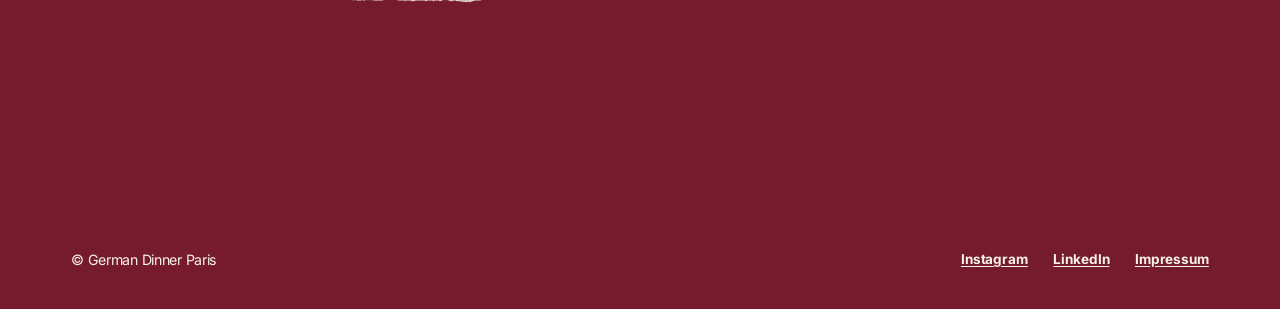
<file: docs/gastgeber.html>
<!DOCTYPE html>
<html lang="de">
<head>
<meta charset="utf-8">
<meta name="viewport" content="width=device-width, initial-scale=1">
<title>Gastgeber | German Dinner Paris</title>
<meta name="description" content="Ein Restaurant, ein langer Tisch, zwölf Abende im Jahr. Wie ein Abend bei German Dinner Paris abläuft, wer dahinter steht und wie man auf die Gästeliste kommt.">

<link rel="preconnect" href="https://fonts.googleapis.com">
<link rel="preconnect" href="https://fonts.gstatic.com" crossorigin>
<link href="https://fonts.googleapis.com/css2?family=Anton&family=Inter:wght@400;500;700&display=swap" rel="stylesheet">

<link rel="stylesheet" href="tokens.css?v=1787680332">
<link rel="stylesheet" href="base.css?v=1787680332">
<link rel="stylesheet" href="components.css?v=1787680332">
<link rel="stylesheet" href="page.css?v=1787680332">
</head>
<body>

<!-- ══════════════════════════════════════════════════════════
     NAVIGATION — identisch zur Startseite. „Am Tisch" führt
     zurück auf den Anker der Startseite, „Gastgeber" auf diese
     Seite selbst.
     ══════════════════════════════════════════════════════════ -->
<nav class="nav" aria-label="Hauptnavigation">
  <button class="nav__trigger" type="button" aria-expanded="false" aria-controls="navlist">Menü</button>
  <div class="nav__list" id="navlist">
    <a class="navlink" href="index.html#tisch">Am Tisch</a>
    <a class="navlink" href="gastgeber.html" aria-current="page">Gastgeber</a>
  </div>
</nav>


<!-- ══════════════════════════════════════════════════════════
     1  DER ABEND — 50/50 mit Bildspalte und Akkordeon-Stapel
     Von der Startseite hierher verschoben. Ohne section--visible:
     die Sektion clippt, damit der Arc links hart an der Seitenkante
     geschnitten wird wie das Brandenburger Tor auf der Startseite.
     Das kostet das Sticky-Verhalten der Bildspalte — overflow: hidden
     am Vorfahren setzt position: sticky außer Kraft.
     ══════════════════════════════════════════════════════════ -->
<section class="section section--accent">
  <div class="container">

    <header class="header">
      <a class="wordmark" href="index.html">German Dinner Paris</a>
    </header>

    <div class="spacer spacer--sm"></div>

    <div class="headline headline--object">
      <h1 class="headline__text headline__text--formate headline__text--outline" aria-hidden="true">Ein Abend<br>im Monat</h1>
      <img class="object object--back object--sacrecoeur" src="09_SacreCoeur_cut.webp" alt="" aria-hidden="true">
      <h1 class="headline__text headline__text--formate">Ein Abend<br>im Monat</h1>
    </div>

    <div class="spacer spacer--sm"></div>

    <div class="textblock textblock--wide">
      <p>Ein Restaurant, ein langer Tisch, zwölf Abende im Jahr. Das Lokal
         wechselt und die Karte auch, der Rhythmus nicht.</p>
    </div>

    <div class="spacer spacer--md"></div>

    <div class="split">
      <div class="split__visual">
        <img class="split__image" src="03_Arc_cut.webp" alt="Illustration des Arc de Triomphe als Papierausschnitt">
      </div>

      <div class="split__content">

        <article class="accordion__item">
          <button class="accordion__toggle" type="button" aria-expanded="false" aria-controls="f1">
            <span class="accordion__title">Die Gastgeber</span>
            <span class="plus" aria-hidden="true"><span class="plus__line"></span><span class="plus__line plus__line--vertical"></span></span>
          </button>
          <div class="accordion__panel" id="f1">
            <div class="spacer spacer--xs"></div>
            <p class="accordion__text">Hinter German Dinner Paris stehen Dominik Schuster, Analyst bei Mätch VC, und Kathrin
              Redman, Head of Transformation bei SAP France. Die Idee kam aus der Ungeduld darüber, wie lange es dauert,
              in einer neuen Stadt beruflich anzukommen, und aus der Überzeugung, dass ein langer Tisch
              dafür mehr taugt als jede Kontaktbörse. Das erste Dinner steht noch aus: Sie suchen gerade das
              Restaurant aus, stimmen das Menü ab und stellen die Gästeliste zusammen.</p>
            <div class="spacer spacer--xs"></div>
          </div>
        </article>

        <article class="accordion__item">
          <button class="accordion__toggle" type="button" aria-expanded="false" aria-controls="f2">
            <span class="accordion__title">Der Abend</span>
            <span class="plus" aria-hidden="true"><span class="plus__line"></span><span class="plus__line plus__line--vertical"></span></span>
          </button>
          <div class="accordion__panel" id="f2">
            <div class="spacer spacer--xs"></div>
            <p class="accordion__text">Ein Restaurant, ein langer Tisch, 14 Plätze. Es beginnt um 20 Uhr mit einem Apéro im
              Stehen: die halbe Stunde, in der die meisten Gespräche anfangen. Danach wird gesetzt, nach dem
              Hauptgang einmal durchgewechselt: Wer neben wem sitzt, entscheidet die Sitzordnung und nicht die
              Bekanntschaft. Gegen Mitternacht ist offiziell Schluss, inoffiziell selten.</p>
            <div class="spacer spacer--xs"></div>
          </div>
        </article>

        <article class="accordion__item">
          <button class="accordion__toggle" type="button" aria-expanded="false" aria-controls="f3">
            <span class="accordion__title">Der Austausch</span>
            <span class="plus" aria-hidden="true"><span class="plus__line"></span><span class="plus__line plus__line--vertical"></span></span>
          </button>
          <div class="accordion__panel" id="f3">
            <div class="spacer spacer--xs"></div>
            <p class="accordion__text">Es geht um Kontakte, aber nicht um Visitenkarten. Kein Pitch, keine Vorstellungsrunde, keine
              Namensschilder. Stattdessen ein Abend neben Leuten, die in Paris etwas aufbauen oder leiten:
              Gründerinnen, Investoren, Journalistinnen, Leute aus der KI-Forschung. Wer etwas sucht, sagt es spätestens
              beim Dessert. Was daraus wird, klärt sich in der Woche danach.</p>
            <div class="spacer spacer--xs"></div>
          </div>
        </article>

        <article class="accordion__item">
          <button class="accordion__toggle" type="button" aria-expanded="false" aria-controls="f4">
            <span class="accordion__title">Das Restaurant</span>
            <span class="plus" aria-hidden="true"><span class="plus__line"></span><span class="plus__line plus__line--vertical"></span></span>
          </button>
          <div class="accordion__panel" id="f4">
            <div class="spacer spacer--xs"></div>
            <p class="accordion__text">Wir bleiben nicht an einer Adresse. Jede Ausgabe findet in einem anderen Pariser Restaurant
              statt: mal ein Bistro im Marais, mal eine Weinbar in Belleville, mal ein Nachbarschaftslokal in
              den Batignolles. Gegessen wird ein festes Menü, ausgesucht mit der Küche des Hauses. Die Adresse
              steht zwei Wochen vorher fest.</p>
            <div class="spacer spacer--xs"></div>
          </div>
        </article>

        <article class="accordion__item">
          <button class="accordion__toggle" type="button" aria-expanded="false" aria-controls="f5">
            <span class="accordion__title">Die Gästeliste</span>
            <span class="plus" aria-hidden="true"><span class="plus__line"></span><span class="plus__line plus__line--vertical"></span></span>
          </button>
          <div class="accordion__panel" id="f5">
            <div class="spacer spacer--xs"></div>
            <p class="accordion__text">Keine Mitgliedschaft, kein Beitrag. Zu jeder Ausgabe laden wir 14 Personen ein, gemischt
              aus Leuten, die schon da waren, und solchen, die zum ersten Mal kommen. Das Essen zahlt jeder
              selbst. Wer diesmal keinen Platz bekommt, rückt beim nächsten Abend nach.</p>
            <div class="spacer spacer--xs"></div>
          </div>
        </article>

      </div>
    </div>

    <div class="spacer spacer--lg"></div>

    <!-- Die Fußzeile steht im selben Farbfeld: die Seite ist ein
         durchgehendes Weinrot, ohne zweite Fläche darunter. Farben dafür
         in page.css unter „Fußzeile auf dem Farbfeld". -->
    <footer class="footer">
      <p class="footer__text">© German Dinner Paris</p>
      <div class="footer__links">
        <a class="footer__link" href="#">Instagram</a>
        <a class="footer__link" href="#">LinkedIn</a>
        <a class="footer__link" href="#">Impressum</a>
      </div>
    </footer>
  </div>
</section>


<script>
/* Mobile-Navigation --------------------------------------------------- */
(function () {
  var trigger = document.querySelector('.nav__trigger');
  var list    = document.getElementById('navlist');
  if (!trigger || !list) return;

  trigger.addEventListener('click', function () {
    var open = trigger.getAttribute('aria-expanded') === 'true';
    trigger.setAttribute('aria-expanded', String(!open));
    list.setAttribute('data-open', String(!open));
  });

  list.addEventListener('click', function (e) {
    if (e.target.closest('.navlink')) close();
  });

  /* Ein Menü, das sich nur über denselben Knopf wieder schließen lässt,
     bleibt am Telefon leicht offen stehen. Deshalb schließt auch ein
     Tippen daneben und die Escape-Taste. */
  document.addEventListener('click', function (e) {
    if (!e.target.closest('.nav')) close();
  });
  document.addEventListener('keydown', function (e) {
    if (e.key === 'Escape') close();
  });

  function close() {
    trigger.setAttribute('aria-expanded', 'false');
    list.setAttribute('data-open', 'false');
  }
})();

/* Akkordeon ----------------------------------------------------------- */
(function () {
  var toggles = document.querySelectorAll('.accordion__toggle');

  Array.prototype.forEach.call(toggles, function (toggle) {
    toggle.addEventListener('click', function () {
      var panel = document.getElementById(toggle.getAttribute('aria-controls'));
      var open  = toggle.getAttribute('aria-expanded') === 'true';

      /* Nur ein Panel gleichzeitig — der Kartenstapel bleibt so lesbar */
      Array.prototype.forEach.call(toggles, function (other) {
        if (other === toggle) return;
        other.setAttribute('aria-expanded', 'false');
        var p = document.getElementById(other.getAttribute('aria-controls'));
        if (p) p.setAttribute('data-open', 'false');
      });

      toggle.setAttribute('aria-expanded', String(!open));
      if (panel) panel.setAttribute('data-open', String(!open));
    });
  });
})();
</script>

</body>
</html>
</file>
<file: tokens.css>
/* ============================================================
   DESIGN TOKENS
   Abgeleitet von lafamiglia.vc — siehe DESIGN-SYSTEM.md
   ============================================================
   AUSTAUSCHEN für ein neues Projekt:
     - Block 2 (Farben): nur die 4 Kernfarben
     - Block 3 (Typografie): --font-display, --font-body
   NICHT ändern:
     - --u und alle calc(var(--u) * n)
     - --border-width, --transition-instant, --shadow-*
     - die z-index-Leiter
   ============================================================ */

:root {

  /* ══ 1. BASIS-UNIT ═════════════════════════════════════════
     Die zentrale Größe des gesamten Systems. Alles ist ein
     Vielfaches davon: Abstände, Spaltenbreiten, Bildmaße,
     Bildpositionen, Radien, Kartenüberlappung.

     1vw, ab 1440px eingefroren auf 14.4px. Bewusst OHNE Untergrenze:
     dadurch ist die gesamte Geometrie der Seite auf jeder Breite
     proportional identisch. Ein Handy zeigt nicht ein anderes Layout,
     sondern dasselbe Layout kleiner — die Bildkomposition, die
     Abstandsverhältnisse und die Anschnitte stimmen bis auf das
     Pixel mit dem Desktop überein.

     Eine frühere Fassung hatte hier clamp(10px, 1vw, 14.4px). Die
     Untergrenze hat den Fließtext gerettet, aber die Geometrie
     zerrissen: unterhalb von 1000px hörte --u auf mitzuwachsen,
     während der Viewport weiter schrumpfte. Genau daraus entstanden
     die Brüche zwischen Desktop- und Mobilansicht. Die Lesbarkeit
     der Schrift wird jetzt dort gelöst, wo sie hingehört — in der
     Typo-Skala (Block 3), nicht in der Layout-Einheit. */
  --u: min(1vw, 14.4px);

  /* Display-Typografie. Identisch mit --u, seit dieses keine
     Untergrenze mehr hat. Bleibt als eigener Name bestehen, weil er
     die Absicht benennt: Headlines skalieren rein proportional und
     bekommen nie einen Mindestwert. */
  --u-display: var(--u);


  /* ══ 2. FARBEN ═════════════════════════════════════════════ */

  /* Kernpalette — GERMAN DINNER PARIS
     Tricolore, aber gedämpft: Weinrot und Marineblau statt Signalrot und
     Signalblau, dazwischen ein warmes Elfenbein als „blanc".
     Beide Farbfelder sind dunkel — anders als in der Referenz steht auf
     ihnen heller Text, nicht schwarzer. Das Elfenbein trägt den dunklen
     Text und ist zugleich der Papierton der Bildausschnitte, sodass die
     Cutouts eingebettet statt aufgeklebt wirken. */
  --color-primary:         #761B2E;  /* Weinrot    rgb(118,27,46)   hsl(348,63%,28%) */
  --color-navy:            #152540;  /* Marineblau rgb(21,37,64)    hsl(218,51%,17%) */
  --color-background:      #EEE9E0;  /* Elfenbein  rgb(238,233,224) hsl(39,29%,91%)  */
  --color-surface:         #FFFFFF;  /* rgb(255,255,255)  hsl(0,0%,100%)   */

  /* Marineblau trägt Text, Rahmen und gefüllte Flächen — reines Schwarz
     kommt in der Palette nicht mehr vor. */
  --color-secondary:       var(--color-navy);

  /* Abgeleitet */
  --color-accent:          var(--color-primary);
  --color-primary-ink:     #8E2436;  /* Links auf Elfenbein, 7.1:1        */
  --color-link-on-dark:    #E9BCC4;  /* Links auf Wein 6.3:1 / Navy 9.1:1 */
  --color-background-hero: var(--color-primary);   /* Hero-Fläche: Weinrot   */
  --color-background-alt:  var(--color-navy);      /* Marquee-Band: Marineblau */

  --color-text-primary:    var(--color-navy);
  --color-text-secondary:  #4C5568;
  /* Kein reines Weiß: das warme Creme nimmt den Papierton der Cutouts auf.
     Auf Weinrot 9.6:1, auf Marineblau 13.8:1. */
  --color-text-inverse:    #F7F2EA;
  --color-text-on-fill:    #F7F2EA;
  --color-text-muted:      rgba(247, 242, 234, .22);

  --color-border:          var(--color-navy);
  --color-border-subtle:   rgba(247, 242, 234, .22);

  /* Status — Erweiterung, in der Referenz nicht vorhanden.
     Error liegt bewusst heller und oranger als das Weinrot, damit
     Fehlermeldung und Akzentfarbe nicht verwechselbar sind. */
  --color-success:         #1F7A52;  /* hsl(157,60%,30%) */
  --color-warning:         #B07D12;  /* hsl(41,82%,38%)  */
  --color-error:           #D14330;  /* hsl(8,64%,50%)   */

  /* Ladeplatzhalter hinter Full-Bleed-Bildern */
  --color-image-placeholder: #9FB0C4;

  /* Nahtfarbe des Abschlussbildes: der Mittelwert der obersten Bildzeile
     von 11_Paris.png. Der Verlauf über dem Foto endet auf genau diesem
     Wert, deshalb ist die Kante unsichtbar. Wird das Bild getauscht, muss
     dieser Wert neu aus der ersten Bildzeile bestimmt werden. */
  --color-horizon-sky: #E0C7D1;


  /* ══ 3. TYPOGRAFIE ═════════════════════════════════════════ */

  --font-display: "Anton", "Big Shoulders Display", Impact, sans-serif;
  --font-body:    "Inter", "Helvetica Neue", -apple-system,
                  BlinkMacSystemFont, Arial, sans-serif;

  --fw-regular: 400;
  --fw-medium:  500;
  --fw-bold:    700;

  /* Skala — bewusst mit einem Loch zwischen heading-sm und display-xl.
     Die Display-Multiplikatoren sind gegenüber der Referenz (17.5 / 16)
     an Antons Laufweite angepasst: Anton läuft rund 1,6× breiter als
     MD Nichrome. Erhalten bleibt die Regel, nicht die Zahl — die
     Headline füllt die Contentbreite von 1280px. */
  /* Display: rein proportional, ohne Boden. Diese Grade sind auf jeder
     Breite riesig, ein Mindestwert wäre sinnlos — und würde die Headline
     auf schmalen Viewports über die Contentbreite hinaustreiben. */
  --fs-display-2xl: calc(var(--u-display) * 17.2);  /* 248px @1440 */
  --fs-display-xl:  calc(var(--u-display) * 15.5);  /* 223px @1440 */

  /* Lesetypografie: proportional MIT Boden. Das ist die einzige Stelle,
     an der die Mobilansicht bewusst von der reinen Verkleinerung
     abweicht, und die Abweichung ist unvermeidlich: Geometrie darf
     beliebig klein werden, Schrift nicht. Bei 375px wäre der Fließtext
     ohne Boden 6,8px hoch.

     max() statt einer Media Query, damit es keine Sprungstelle gibt: der
     proportionale Wert gilt, solange er über dem Boden liegt, und
     übernimmt ab der jeweiligen Breite von selbst. Fließtext etwa
     wechselt bei rund 940px Viewport.

     Folge, die man kennen muss: unter dieser Schwelle wächst der
     Kontrast zwischen Headline und Fließtext nicht mehr mit. Am Desktop
     stehen 248px gegen 26px (9,5:1), bei 375px 66px gegen 17px (3,9:1).
     Die Hierarchie bleibt eindeutig, sie wird nur flacher. */
  --fs-heading-sm:  max(21px, calc(var(--u) * 2.22));  /*  32px @1440 */
  --fs-body-lg:     max(17px, calc(var(--u) * 1.81));  /*  26.1px     */
  --fs-button:      max(15px, calc(var(--u) * 1.67));  /*  24px       */
  --fs-nav:         max(13px, calc(var(--u) * 1.11));  /*  16px       */
  --fs-caption:     max(12px, calc(var(--u) * 1.11));  /*  16px       */
  /* Boden 13.5px statt 12px: das ist der Wert, den die Referenz auf dem
     Telefon fuer ihre Fusszeilenlinks setzt. Bei 12px lagen unsere
     darunter. Ab 1350px Breite greift ohnehin wieder der proportionale
     Wert. */
  --fs-link-sm:     max(13.5px, calc(var(--u) * 1));   /*  14.4px     */

  --lh-display: .9;
  --lh-tight:   1;
  --lh-body:    1.3;
  --lh-loose:   1.5;

  --ls-display: -.01vw;
  --ls-body:    -.02em;


  /* ══ 4. SPACING ════════════════════════════════════════════ */

  --space-2xs: calc(var(--u) * 0.5);   /*   7.2px */
  --space-xs:  calc(var(--u) * 1);     /*  14.4px */
  --space-sm:  calc(var(--u) * 2);     /*  28.8px */
  --space-md:  calc(var(--u) * 2.5);   /*  36px   */
  --space-lg:  calc(var(--u) * 3.5);   /*  50.4px */
  --space-xl:  calc(var(--u) * 5.56);  /*  80px   ← Container-Padding */
  --space-2xl: calc(var(--u) * 6);     /*  86.4px */
  --space-3xl: calc(var(--u) * 9);     /* 129.6px */
  --space-4xl: calc(var(--u) * 15);    /* 216px   ← Sektionsabstand   */


  /* ══ 5. SIZING & CONTAINER ═════════════════════════════════ */

  --container-max-width: calc(var(--u) * 100);    /* 1440px */
  --container-padding:   var(--space-xl);         /*   80px */
  --content-width:       calc(var(--u) * 88.9);   /* 1280px */

  /* Textspalten: proportional, aber mit einer Mindestbreite — die
     Gegenseite des Schriftbodens. Bei 375px wäre die Standardspalte
     135px breit, mit 17px Schrift also rund dreizehn Zeichen pro Zeile.
     min(100%, …) hält sie zugleich innerhalb der Contentbreite, sodass
     die Mindestbreite auf sehr schmalen Displays zur Vollbreite wird.
     Am Desktop greift beides nicht, dort gelten die 520 bzw. 864px. */
  --column-text:         min(100%, max(320px, calc(var(--u) * 36.11)));  /* 520px */
  --column-text-wide:    min(100%, max(320px, calc(var(--u) * 60)));     /* 864px */
  --column-offset-half:  calc(var(--u) * 44.44);                         /* 640px */

  --card-height:         calc(var(--u) * 44.31);  /*  638px */
  --portrait-max-height: calc(var(--u) * 33);     /*  475px */
  --card-overlap:        calc(var(--u) * -3.4);   /*  -49px */

  --marquee-height:      16vw;
  --fullbleed-height:    50vw;
  --logo-width:          calc(var(--u) * 10.14);  /*  146px */


  /* ══ 6. BORDER RADIUS ══════════════════════════════════════ */

  /* Radien skalieren mit, sonst wirkt eine 333px breite Karte auf dem
     Handy viel runder als dieselbe Karte mit 633px am Desktop. Früher
     stand hier 1.2rem — ein rem-Wert hängt an der Browserschrift und
     bleibt auf jeder Breite bei 19,2px. */
  --radius-sm:   calc(var(--u) * 0.56);   /*   8px @1440 */
  --radius-md:   calc(var(--u) * 1.33);   /* 19.2px — Standard für Flächen */
  --radius-lg:   calc(var(--u) * 1.33);
  --radius-btn:  1em;      /* relativ zur eigenen Schriftgröße */
  --radius-pill: 1.39em;


  /* ══ 7. BORDERS ════════════════════════════════════════════ */

  --border-width:       1px;    /* skaliert bewusst NICHT mit */
  --border-width-thick: 1.5px;
  --border-default:     var(--border-width) solid var(--color-border);
  --text-stroke:        1px;
  --text-stroke-mobile: 0.7px;


  /* ══ 8. SHADOWS ════════════════════════════════════════════
     Bewusste Entscheidung: das Design kennt keine Elevation.
     Tiefe entsteht durch z-index, negative Margins und 1px-Rahmen. */

  --shadow-none: none;
  --shadow-card: none;


  /* ══ 9. TRANSITIONS ════════════════════════════════════════
     Zustandswechsel sind Schnitte, keine Blenden. */

  --transition-instant: 0s;
  --transition-fast:    .12s linear;   /* Obergrenze, falls unvermeidbar */
  --transition-mobile:  .2s ease;      /* nur Akkordeon/Karten ≤479px    */
  --marquee-duration:   60s;
  --marquee-easing:     linear;
  --dropdown-delay:     200ms;


  /* ══ 10. Z-INDEX ═══════════════════════════════════════════ */

  --z-base:            0;
  --z-image-back:      1;
  --z-image-front:     2;
  --z-heading-outline: 3;
  --z-ticker:          4;
  --z-card-overlay:    2;
  --z-nav-mobile:      100;
  --z-nav:             900;


  /* ══ 11. BREAKPOINTS (Referenzwerte) ═══════════════════════ */

  --bp-mobile:  479px;
  --bp-tablet:  767px;
  --bp-laptop:  991px;
  --bp-freeze: 1440px;
}


/* ============================================================
   SCHMALE DISPLAYS
   Bewusst winzig. Es gibt keinen zweiten Multiplikatorsatz mehr:
   Abstände, Bildmaße, Spaltenbreiten und Radien kommen auf jeder
   Breite aus derselben Skala, weil --u durchgehend 1vw ist. Was
   hier steht, sind die zwei Werte, die physikalisch nicht
   mitskalieren können.

   Eine frühere Fassung hatte an dieser Stelle einen komplett
   eigenen Satz Multiplikatoren — 4.62 statt 1.81 für den
   Fließtext, 30 statt 15 für den Sektionsabstand, eigene
   Bildpositionen. Das Ergebnis war eine zweite, eigenständige
   Gestaltung statt einer Verkleinerung der ersten. Genau das
   sollte weg.
   ============================================================ */

@media (max-width: 719px) {
  :root {
    /* Die Kontur der Display-Headlines. 1px auf einer 250px hohen
       Schrift ist proportional etwas völlig anderes als 1px auf
       66px — proportional richtig wären 0,26px, das kann kein
       Display darstellen. 0,7px ist der Kompromiss: noch sichtbar,
       aber nicht mehr plakativ. Die einzige Alternative wäre, den
       Effekt auf schmalen Displays ganz aufzugeben. */
    --text-stroke: var(--text-stroke-mobile);

    /* Der Versatz der halben Contentbreite. Er setzt voraus, dass
       rechts daneben noch eine lesbare Spalte übrig bleibt:
       Contentbreite 88,9vw minus Versatz 44,44vw ergibt bei 720px
       genau die 320px Mindestspalte, darunter zu wenig. Unterhalb
       steht der Fließtext deshalb links, die Bildobjekte darüber. */
    --column-offset-half: 0px;

    /* Der Seitenabstand. Proportional wären es bei 375px 20,8px, und das
       ist an einem Telefon zu wenig: die Randspalte liest sich dort als
       Zufall, nicht als Gestaltung. 8u sind 30px, also rund die Hälfte
       mehr. Der Wert wirkt an drei Stellen gleichzeitig, weil alle drei
       aus derselben Variable rechnen: Container, Navigationspille
       (right) und Hero-Headline. */
    --container-padding: calc(var(--u) * 8);

    /* Der Kartenradius skaliert nicht mit. Bei 1,33u waeren es am Telefon
       5px, und damit sehen die Karten aus wie Kaesten mit gebrochener
       Ecke statt wie die runden Karten am Desktop. Die Referenz haelt an
       derselben Stelle konstant 19,2px, auf jeder Breite. Genau das ist
       hier eingetragen.

       Dasselbe fuer die Ueberlappung des Kartenstapels: proportional
       waeren es 12,8px statt 49px, der Stapel verliert dadurch seine
       Tiefe. 30px ist der gemessene Wert der Referenz (30,8px). */
    --radius-md:    19.2px;
    --card-overlap: -30px;

    /* Der breitere Rand macht die Textspalte schmaler, und daran hängen
       die Display-Headlines: ihre Schriftgrade sind so bestimmt, dass die
       längste Zeile die Contentbreite genau füllt (siehe page.css,
       „Headline-Größen"). Bliebe der Grad gleich, stünden sie über den
       neuen Rand — gemessen 10px bei „Heute fremd", 12px bei „Was bei
       uns". Statt vier Multiplikatoren einzeln nachzuziehen, folgt hier
       die Displayeinheit selbst dem Satzspiegel: 84u neue Contentbreite
       geteilt durch 88,89u alte. Jede künftige Headline ist damit
       automatisch mitgeregelt. */
    --u-display: calc(var(--u) * 84 / 88.89);
  }
}
</file>
<file: base.css>
/* ============================================================
   BASE — Reset, Basiselemente, Layout-Primitives
   Setzt tokens.css voraus.
   ============================================================ */

/* ── Schriften einbinden ────────────────────────────────────
   Ersetze diese Blöcke durch deine eigenen Familien.
   Display: hoch-kondensierte Grotesk, nur uppercase, ≥60px.
   Body:    neutrale Grotesk, 400/500/700.

@font-face {
  font-family: "Display";
  src: url("fonts/display-regular.woff2") format("woff2");
  font-weight: 400; font-style: normal; font-display: swap;
}
@font-face {
  font-family: "Body";
  src: url("fonts/body-regular.woff2") format("woff2");
  font-weight: 400; font-style: normal; font-display: swap;
}
@font-face {
  font-family: "Body";
  src: url("fonts/body-medium.woff2") format("woff2");
  font-weight: 500; font-style: normal; font-display: swap;
}
@font-face {
  font-family: "Body";
  src: url("fonts/body-bold.woff2") format("woff2");
  font-weight: 700; font-style: normal; font-display: swap;
}
   ──────────────────────────────────────────────────────────── */


/* ── Reset ──────────────────────────────────────────────────── */

*, *::before, *::after { box-sizing: border-box; }

html { height: 100%; -webkit-text-size-adjust: 100%; }

body {
  margin: 0;
  min-height: 100%;
  background-color: var(--color-background);
  color: var(--color-text-primary);

  /* Der Basisunit lebt hier. Alle em-Werte im System beziehen
     sich auf diesen Wert. */
  font-family: var(--font-body);
  font-size: var(--u);
  font-weight: var(--fw-regular);
  line-height: var(--lh-body);
  letter-spacing: var(--ls-display);

  -webkit-font-smoothing: antialiased;
  -moz-osx-font-smoothing: grayscale;
}

img, svg, video { display: block; max-width: 100%; }

button, input, select, textarea { font: inherit; color: inherit; }


/* ── Basiselemente ──────────────────────────────────────────── */

h1, h2, h3, h4, h5, h6 { margin: 0; font-weight: var(--fw-regular); }

p {
  margin: 0 0 var(--space-2xs);
  color: var(--color-text-primary);
  font-size: var(--fs-body-lg);
  font-weight: var(--fw-regular);
  line-height: var(--lh-body);
  letter-spacing: var(--ls-body);
}
p:last-child { margin-bottom: 0; }

a {
  color: var(--color-primary-ink);
  text-decoration: underline;
  text-underline-offset: .15em;
  transition-duration: var(--transition-instant);
}
a:hover { opacity: .5; }

/* Auf den dunklen Farbfeldern trägt der Akzentton nicht — Weinrot auf
   Marineblau kommt nur auf 2.2:1. Dort steht ein aufgehelltes Rosé
   derselben Farbfamilie. Bewusst nur auf Textlinks im Fließtext
   gemünzt — Buttons, Wortmarke und Navigation führen ihre eigene
   Farblogik und dürfen hiervon nicht überschrieben werden. */
.section--dark :is(p, li) a,
.section--accent :is(p, li) a { color: var(--color-link-on-dark); }


/* ── Focus (fehlt in der Referenz vollständig) ─────────────── */

a:focus-visible,
button:focus-visible,
.button:focus-visible,
.navlink:focus-visible,
.accordion__toggle:focus-visible,
[tabindex]:focus-visible {
  outline: 2px solid currentColor;
  outline-offset: 3px;
}


/* ── Reduced Motion (fehlt in der Referenz) ────────────────── */

@media (prefers-reduced-motion: reduce) {
  .marquee__track { animation: none !important; transform: none !important; }
  *, *::before, *::after {
    animation-duration: .01ms !important;
    animation-iteration-count: 1 !important;
    transition-duration: .01ms !important;
    scroll-behavior: auto !important;
  }
}


/* ============================================================
   LAYOUT-PRIMITIVES
   ============================================================ */

/* ── Sektion ────────────────────────────────────────────────
   Vollflächiger Farbblock. overflow:hidden fängt angeschnittene
   Bildobjekte ab — das ist Pflicht, kein Detail. */

.section {
  position: relative;
  overflow: hidden;
}
/* Zwei dunkle Farbfelder — Weinrot und Marineblau — mit hellem Text,
   dazwischen das Elfenbein mit dunklem Text. Anders als in der Referenz,
   deren Akzentfläche hell genug für schwarzen Text war. */
.section--accent {
  background-color: var(--color-background-hero);
  color: var(--color-text-inverse);
}
.section--dark {
  background-color: var(--color-background-alt);
  color: var(--color-text-inverse);
}
.section--neutral { background-color: var(--color-background); }

.section--accent :is(h1, h2, h3, h4, p),
.section--dark   :is(h1, h2, h3, h4, p) { color: var(--color-text-inverse); }

.section--visible { overflow: visible; }   /* nur wenn Sticky-Kinder enthalten sind */


/* ── Container ──────────────────────────────────────────────
   1440px max, 80px Seitenpadding → 1280px Contentbreite.
   Das ist die Referenzachse des gesamten Designs. */

.container {
  max-width: var(--container-max-width);
  margin-inline: auto;
  padding-inline: var(--container-padding);
}
.container--center { display: flex; justify-content: center; align-items: flex-start; }

/* Kein Sonderfall für schmale Displays nötig: --container-max-width ist
   100u, und --u ist 1vw — der Container ist unterhalb von 1440px also
   ohnehin genau so breit wie der Viewport. */


/* ── Spacer ─────────────────────────────────────────────────
   Vertikaler Rhythmus über leere Elemente statt Margins.
   Ungewöhnlich, aber der Grund für die Konsistenz. */

.spacer      { flex: none; }
.spacer--xs  { width: var(--space-sm);  height: var(--space-sm);  }
.spacer--sm  { width: var(--space-2xl); height: var(--space-2xl); }
.spacer--md  { width: var(--space-3xl); height: var(--space-3xl); }
.spacer--lg  { width: var(--space-4xl); height: var(--space-4xl); }


/* ── Textspalte ─────────────────────────────────────────────
   Nie zentriert, nie volle Breite. Entweder linksbündig bei 0
   oder startend bei exakt 50% der Contentbreite. */

.textblock            { max-width: var(--column-text); position: relative; z-index: var(--z-image-front); }
.textblock--offset    { margin-left: var(--column-offset-half); }
.textblock--wide      { max-width: var(--column-text-wide); }

/* Beide Maße regeln sich in tokens.css selbst: die Spaltenbreiten über
   min()/max(), der Versatz über --column-offset-half, das unter 720px
   auf 0 geht. Hier braucht es deshalb keine Media Query. */


/* ── 50/50-Split mit Sticky-Visual ──────────────────────────
   Kein Gap. Trennung entsteht durch Innen-Whitespace. */

.split          { display: flex; align-items: flex-start; position: relative; }
.split__visual  { width: 50%; position: sticky; top: 0; padding-top: var(--space-2xl); }
.split__content { width: 50%; padding-top: var(--space-lg); }

/* Unter 720px stapeln die beiden Hälften. Das ist eine der zwei
   Stellen, an denen die Bildschirmbreite wirklich ein anderes Layout
   erzwingt: eine halbe Spalte ist bei 375px 166px breit, darin sind
   Akkordeon-Titel und Fließtext nicht mehr unterzubringen. Die
   Reihenfolge bleibt die des Desktops — Bild oben, Karten darunter. */
@media (max-width: 719px) {
  .split          { flex-direction: column; }
  .split__visual  { width: 100%; position: static; padding-top: 0; }
  .split__content { width: 100%; padding-top: var(--space-lg); }
}
</file>
<file: components.css>
/* ============================================================
   COMPONENTS
   Setzt tokens.css und base.css voraus.

   Aufbau der Datei:
     1  Header & Logo
     2  Navigation (Desktop-Pille / Mobile-Bottom-Sheet)
     3  Display-Headline mit Outline-Overlay  ← die Signature
     4  Bildobjekte (freigestellte Cutouts)
     5  Buttons
     6  Karten
     7  Akkordeon-Stapel
     8  Marquee
     9  Full-Bleed-Bildsektion
    10  Footer
    11  Erweiterungen: Formulare, Badges, Tabs
         (in der Referenz nicht vorhanden — konsequent abgeleitet)
   ============================================================ */


/* ════════════════════════════════════════════════════════════
   1  HEADER & LOGO
   ════════════════════════════════════════════════════════════ */

.header {
  display: flex;
  justify-content: space-between;
  align-items: stretch;
  padding-top: var(--space-xs);
  position: relative;
}

.logo {
  width: var(--logo-width);
  max-width: none;
  padding-top: var(--space-xs);
}

/* Die frühere Mindesthöhe des Kopfbereichs auf schmalen Displays ist
   entfallen. Sie hat Platz für die Navigationspille freigehalten, die
   dort oben rechts stand; seit die Pille unten sitzt, gibt es nichts
   mehr freizuhalten. Der Kopfbereich ist damit auf jeder Breite gleich
   hoch, nämlich so hoch wie die Wortmarke. */

/* ════════════════════════════════════════════════════════════
   2  NAVIGATION
   Freischwebende Pille: am Desktop oben rechts, am Telefon unten
   in der Mitte. Genau diesen Wechsel macht die Referenz auch.

   Form, Farbe, Inhalt und Verhalten bleiben dabei gleich — es
   ändert sich nur, wo die Pille klebt. Das ist etwas anderes als
   die frühere Fassung, die unter 480px in ein Bottom-Sheet mit
   „Menü"-Trigger umklappte: anderer Ort, andere Form, anderes
   Bedienmuster. Mit den zwei Einträgen, die die Seite hat, passt
   die Pille auch auf ein 320px-Display — gemessen rund 176px
   breit. Der Trigger bleibt im Markup und auf display:none; das
   zugehörige Skript läuft dann ins Leere, ohne zu stören.
   Käme je ein dritter oder vierter Eintrag dazu, wäre das
   Bottom-Sheet wieder die richtige Antwort.
   ════════════════════════════════════════════════════════════ */

.nav {
  position: fixed;
  top: var(--space-xs);
  right: var(--container-padding);
  z-index: var(--z-nav);

  display: flex;
  align-items: center;

  background-color: var(--color-surface);
  border: var(--border-default);
  border-radius: var(--radius-pill);

  /* Pflicht: beschneidet die schwarze Hover-Fläche am Radius */
  overflow: hidden;
}

.nav__list {
  display: flex;
  align-items: center;
}

.navlink {
  display: block;
  color: var(--color-text-primary);
  font-family: var(--font-body);
  font-size: var(--fs-nav);
  font-weight: var(--fw-bold);
  line-height: var(--lh-body);
  letter-spacing: var(--ls-body);
  text-decoration: none;

  /* em bezieht sich hier auf die EIGENE font-size, nicht auf --u.
     Bei --fs-nav = 16px: 27.2 / 14.4 / 24px. */
  padding: 1.7em .9em 1.5em;

  transition-duration: var(--transition-instant);
}
.navlink:first-child { padding-left: 1.5em; }
.navlink:last-child  { padding-right: 1.2em; }

@media (max-width: 719px) {
  /* Die Pille wandert nach unten in die Mitte. So macht es die Referenz
     auf dem Telefon auch, und sie loest damit ein Platzproblem: oben
     rechts nimmt die Pille am Desktop 5% der Breite ein, bei 375px waeren
     es 47% — sie stand dort direkt ueber der Headline und musste flacher
     gedrueckt werden, um sie nicht zu beruehren. Unten stoert sie
     niemanden und darf ihre natuerliche Hoehe behalten.

     Gemessen an der Referenz bei 375px: Pille 60,5px hoch, 11,3px ueber
     der Unterkante. Ohne die frueher noetige Padding-Reduktion kommt
     unsere auf 60px, weil das Padding in em der Navigationsschrift steht
     und die bei 13px Boden liegt. Der Abstand nach unten ist mit 3u
     ebenfalls derselbe. */
  .nav {
    top: auto;
    right: auto;
    bottom: calc(var(--u) * 3);
    left: 50%;
    transform: translateX(-50%);
  }
}

/* Harte Inversion, ohne Dauer — das prägendste Merkmal des Designs */
.navlink:hover {
  background-color: var(--color-secondary);
  color: var(--color-text-inverse);
  opacity: 1;
}

.nav__trigger { display: none; }

@media (max-width: 719px) {
  /* Auf dem Telefon wird aus der Pille ein Menue-Knopf, wie in der
     Referenz. Der Trigger steht im Markup schon vor der Linkliste; mit
     flex-direction: column liegt er dadurch oben und die Liste
     darunter. Weil die Pille am unteren Rand verankert ist, waechst sie
     beim Oeffnen nach oben, statt aus dem Bild zu laufen.

     Die Mindestbreite von 45u ist der gemessene Wert der Referenz
     (168,8px bei 375px). Ohne sie waere die geschlossene Pille nur so
     breit wie das Wort „Menue" und wuerde beim Oeffnen aufspringen. */
  .nav {
    flex-direction: column;
    align-items: stretch;
    min-width: calc(var(--u) * 45);
  }

  .nav__trigger {
    display: block;
    width: 100%;
    padding: 1.7em .9em 1.5em;

    background: none;
    border: none;
    cursor: pointer;

    color: var(--color-text-primary);
    font-family: var(--font-body);
    font-size: var(--fs-nav);
    font-weight: var(--fw-bold);
    line-height: var(--lh-body);
    letter-spacing: var(--ls-body);
    text-align: center;

    transition-duration: var(--transition-instant);
  }
  /* Dieselbe harte Inversion wie bei den Links. Im geoeffneten Zustand
     bleibt sie stehen, damit der Knopf zeigt, dass die Liste offen ist. */
  .nav__trigger:hover,
  .nav__trigger[aria-expanded="true"] {
    background-color: var(--color-secondary);
    color: var(--color-text-inverse);
    opacity: 1;
  }

  /* align-items muss hier zurueckgesetzt werden: die Grundregel zentriert
     die Eintraege, was in der waagerechten Pille richtig ist. Senkrecht
     gestapelt macht es die Links nur so breit wie ihr Wort, samt zu
     kleiner Tippflaeche und zu kurzer Trennlinie. */
  .nav__list                    { display: none; flex-direction: column; align-items: stretch; }
  .nav__list[data-open="true"]  { display: flex; border-top: var(--border-default); }

  /* Zentriert, weil die Pille breiter ist als die Woerter, und mit
     Trennlinie zwischen den Eintraegen. Die Sonderregeln fuer erstes
     und letztes Kind gelten der waagerechten Pille am Desktop und
     stoeren hier nur. */
  .navlink,
  .navlink:first-child,
  .navlink:last-child { padding: 1.7em .9em 1.5em; text-align: center; }
  .navlink + .navlink { border-top: var(--border-default); }
}


/* ════════════════════════════════════════════════════════════
   3  DISPLAY-HEADLINE MIT OUTLINE-OVERLAY   ← die Signature
   ════════════════════════════════════════════════════════════

   Markup — die Reihenfolge ist zwingend:

   <div class="headline">
     <h1 class="headline__text headline__text--outline">Text</h1>
     <img class="object object--front" src="…" alt="">
     <img class="object object--back"  src="…" alt="">
     <h1 class="headline__text">Text</h1>
   </div>

   Der Outline-Klon liegt absolut über allem (z-3), die Bilder
   dazwischen (z-2, z-1), der gefüllte Text im normalen Fluss
   darunter. Das Bild verdeckt den gefüllten Text; die Outline
   bleibt sichtbar. Aria-hidden auf dem Klon nicht vergessen.
   ════════════════════════════════════════════════════════════ */

.headline { position: relative; }

.headline__text {
  position: relative;
  margin: 0;
  color: var(--color-text-primary);
  font-family: var(--font-display);
  font-size: var(--fs-display-2xl);
  font-weight: var(--fw-regular);
  line-height: var(--lh-display);
  letter-spacing: var(--ls-display);
  text-transform: uppercase;

  /* Zeilenumbrueche kommen ausschliesslich aus dem <br> im Markup.
     Die Schriftgrade sind so gerechnet, dass die laengste Zeile die
     Contentbreite exakt fuellt — ohne diese Regel entscheidet Rundung
     darueber, ob eine Zeile umbricht. Bei 1009px Viewport war die
     Headline 897px breit, die Spalte 895px: „Ein Abend" fiel in zwei
     Zeilen. Ein Ueberhang von zwei Pixeln faellt niemandem auf, ein
     Umbruch mitten im Namen dagegen sofort. */
  white-space: nowrap;
}

/* Kleinere Variante — für Hero-Headlines, die drei Zeilen laufen */
.headline__text--sm { font-size: var(--fs-display-xl); }

.headline__text--outline {
  position: absolute;
  top: 0;
  /* left/right sind Pflicht: ohne sie schrumpft die absolut gesetzte
     Kopie auf Textbreite. Bei linksbündigen Headlines fällt das nicht
     auf, bei zentrierten zentriert sie dann in einer schmaleren Box
     als die gefüllte Kopie — die Kontur säße sichtbar versetzt. */
  left: 0;
  right: 0;
  z-index: var(--z-heading-outline);
  margin-top: 0;
}

/* Bewusst ohne z-index: die Klasse steht nach --outline und hat dieselbe
   Spezifität. Ein z-index hier würde den der Outline-Kopie überschreiben,
   sie unter die Bildobjekte schieben und den Signature-Effekt genau bei
   zentrierten Headlines aushebeln. */
.headline__text--center  { text-align: center; }
.headline__text--inverse { color: var(--color-text-inverse); }

/* @supports-Kapselung ist Pflicht: ohne sie wird die Headline in
   nicht unterstützenden Engines unsichtbar statt nur ungefüllt. */
@supports (-webkit-text-stroke: 1px black) {
  .headline__text--outline {
    -webkit-text-stroke: var(--text-stroke) var(--color-text-primary);
    -webkit-text-fill-color: transparent;
  }
  .section--dark .headline__text--outline,
  .section--accent .headline__text--outline {
    -webkit-text-stroke-color: var(--color-text-inverse);
  }
}


/* ════════════════════════════════════════════════════════════
   4  BILDOBJEKTE (freigestellte Cutouts)
   Absolut positioniert, Maße in em (= Vielfache von --u), damit
   sie exakt mit der Typografie mitskalieren.
   Kein Radius, kein object-fit, kein Overlay.
   ════════════════════════════════════════════════════════════ */

.object {
  position: absolute;
  max-width: none;
}
.object--back  { z-index: var(--z-image-back);  }
.object--front { z-index: var(--z-image-front); }

/* Beispielplatzierungen — beim Austausch der Bilder anpassen.
   Zielbereich: horizontal 40–75% der Contentbreite, vertikal im
   unteren Drittel der Headline. Mindestens ein Objekt pro Sektion
   sollte über den Rand hinauslaufen (negativer margin-left). */

.object--hero-back  { width: calc(var(--u) * 24.03); margin-top: calc(var(--u) * 12.4); margin-left: calc(var(--u) * 39); }
.object--hero-front { width: calc(var(--u) * 27.29); margin-top: calc(var(--u) *  5.5); margin-left: calc(var(--u) * 40.1); }
.object--wide-right { width: calc(var(--u) * 60.21); margin-top: calc(var(--u) *  4.2); margin-left: calc(var(--u) * 41.5); }
.object--bleed-left { width: calc(var(--u) * 40.14); margin-top: calc(var(--u) *  8.1); margin-left: calc(var(--u) * -10.4); }


/* ════════════════════════════════════════════════════════════
   5  BUTTONS
   Drei Varianten, alle über Farbinversion definiert.
   transition-duration: 0s — harte Umschaltung ist Absicht.
   ════════════════════════════════════════════════════════════ */

.button {
  display: inline-block;
  cursor: pointer;

  font-family: var(--font-body);
  font-size: var(--fs-button);
  font-weight: var(--fw-bold);
  line-height: var(--lh-body);
  letter-spacing: var(--ls-display);
  text-align: center;
  text-decoration: none;

  /* Asymmetrisch: oben 1.3em, unten 1em. Kompensiert die
     Grundlinienlage der Grotesk — nicht "korrigieren". */
  padding: 1.3em 1.5em 1em;

  background-color: transparent;
  border: var(--border-width) solid var(--color-text-inverse);
  border-radius: var(--radius-btn);   /* 1em der eigenen font-size */
  color: var(--color-text-inverse);

  transition-duration: var(--transition-instant);
}

.button:hover {
  background-color: var(--color-surface);
  color: var(--color-text-primary);
  opacity: 1;
}

/* Auf hellem Grund */
.button--dark {
  border-color: var(--color-secondary);
  color: var(--color-text-primary);
}
.button--dark:hover {
  background-color: var(--color-secondary);
  color: var(--color-text-inverse);
}

/* Gefüllt */
.button--filled {
  background-color: var(--color-secondary);
  border-color: var(--color-secondary);
  color: var(--color-text-on-fill);
}
.button--filled:hover {
  background-color: var(--color-surface);
  color: var(--color-text-primary);
}

.button + .button { margin-left: var(--space-xs); }

@media (max-width: 719px) {
  /* Nur die Richtung des Abstands dreht, falls mehrere Buttons
     nebeneinander stünden. Der Button behält seine natürliche Breite wie
     am Desktop — eine frühere Fassung zog ihn hier auf volle Breite, was
     ihn optisch zu einem anderen Element machte. */
  .button-row       { display: flex; flex-direction: column; align-items: flex-start; }
  .button + .button { margin-left: 0; margin-top: var(--space-2xs); }
}


/* ════════════════════════════════════════════════════════════
   6  KARTEN
   Weiße Fläche, 1px schwarzer Rahmen, großer Radius.
   Kein Schatten. Der Info-Kasten steht bewusst 1px über die
   Kartenkante hinaus.
   ════════════════════════════════════════════════════════════ */

.card {
  position: relative;
  display: flex;
  flex-direction: column;
  justify-content: center;
  align-items: flex-start;

  width: 100%;
  height: var(--card-height);

  background-color: var(--color-surface);
  border: var(--border-default);
  border-radius: var(--radius-pill);
  overflow: hidden;
}

/* Riesiger Name als Outline-Relief im Hintergrund */
.card__nametext {
  position: relative;
  z-index: var(--z-base);
  margin: 0 .25em 0 0;
  color: var(--color-text-primary);
  font-family: var(--font-display);
  font-size: var(--fs-display-2xl);
  line-height: var(--lh-display);
  white-space: nowrap;
}
@supports (-webkit-text-stroke: 1px white) {
  .card__nametext { -webkit-text-stroke: var(--text-stroke) var(--color-surface); }
}

.card__portrait {
  position: absolute;
  z-index: var(--z-image-back);
  max-height: var(--portrait-max-height);
  max-width: none;
  margin-inline: auto;
}

.card__info {
  position: absolute;
  inset: auto 0 0;
  z-index: var(--z-card-overlay);

  /* Überlappt den Kartenrand um genau 1px — bewusst */
  width: 100.2%;
  margin-bottom: -.2%;
  margin-left: -.1%;

  display: flex;
  flex-direction: column;
  align-items: flex-start;

  padding: var(--space-sm);
  background-color: var(--color-surface);
  border: var(--border-default);
  border-radius: var(--radius-md);
}

.card__title {
  margin-top: .25em;
  font-size: var(--fs-heading-sm);
  font-weight: var(--fw-medium);
  line-height: var(--lh-tight);
}

/* Grid über negative Margins — 28.8px Gutter */
.card-grid { display: flex; flex-wrap: wrap; margin-inline: calc(var(--space-xs) * -1); }
.card-grid__item { width: 33.333%; padding: 0 var(--space-xs) var(--space-sm); }

@media (max-width: 991px) { .card-grid__item { width: 50%; } }

@media (max-width: 479px) {
  .card {
    height: auto;
    justify-content: flex-start;
    padding-top: calc(var(--u) * 30);
    border-radius: var(--radius-md);
  }
  .card__portrait {
    position: relative;
    max-height: calc(var(--u) * 70);
    margin-top: var(--space-xs);
  }
  .card__info {
    position: relative;
    border: none;
    padding: calc(var(--u) * 6);
    transition: all var(--transition-mobile);
  }
  .card-grid { margin-inline: 0; }
  .card-grid__item { width: 100%; padding: 0 0 var(--space-xs); }
}


/* ════════════════════════════════════════════════════════════
   7  AKKORDEON-STAPEL ("Rolodex")
   Karten überlappen sich vertikal via negativem margin-top.
   Der Stapeleffekt ersetzt jeden Schatten.
   ════════════════════════════════════════════════════════════ */

.accordion__item {
  position: relative;
  z-index: var(--z-card-overlay);
  width: 100%;

  margin-top: var(--card-overlap);   /* −49px Überlappung */
  padding: 0;

  background-color: var(--color-surface);
  border: var(--border-default);
  border-radius: var(--radius-md);
  overflow: hidden;
  cursor: pointer;
}
.accordion__item:first-child { margin-top: 0; }
.accordion__item:last-child  { padding-top: var(--space-md); }

.accordion__toggle {
  display: flex;
  justify-content: space-between;
  align-items: center;
  width: 100%;

  /* Das große padding-bottom hält den überlappten Bereich leer */
  padding: var(--space-md) var(--space-sm) calc(var(--u) * 5.5);

  background: none;
  border: none;
  text-align: left;
  cursor: pointer;
}

.accordion__title {
  font-size: var(--fs-heading-sm);
  font-weight: var(--fw-medium);
  line-height: var(--lh-tight);
}

.accordion__panel {
  position: relative;
  display: none;
  padding-inline: var(--space-sm);
  background-color: var(--color-surface);
  overflow: hidden;

  /* Zieht den Inhalt unter den Toggle hoch */
  transform: translateY(calc(var(--u) * -5));
}
.accordion__panel[data-open="true"] { display: block; }

/* Plus-Icon aus zwei 1px-Divs — kein SVG, kein Icon-Font.
   Skaliert perfekt mit und braucht keinen Asset-Load. */
.plus {
  position: relative;
  display: flex;
  justify-content: center;
  align-items: center;
  width: var(--space-md);
  height: var(--space-md);
  flex: none;
}
.plus__line {
  position: absolute;
  width: 100%;
  height: var(--border-width);
  background-color: var(--color-secondary);
}
.plus__line--vertical { transform: rotate(90deg); }

/* Kein eigener Aufbau für schmale Displays. Der Stapel funktioniert
   dort unverändert, weil Kartenpadding, Überlappung und der Versatz
   des Panels alle Vielfache von --u sind und damit mitskalieren. Eine
   frühere Fassung hat die Karten hier neu gepolstert und den Panel-
   Versatz aufgehoben — das ließ den Stapel auf dem Handy anders
   aussehen als am Desktop, ohne dass es nötig war. */


/* ════════════════════════════════════════════════════════════
   8  MARQUEE
   Die Liste muss ZWEIMAL identisch im Track stehen, sonst
   springt der Loop bei translateX(-50%).

   <div class="marquee">
     <div class="marquee__track">
       <ul class="marquee__list">…</ul>
       <ul class="marquee__list" aria-hidden="true">…</ul>
     </div>
   </div>
   ════════════════════════════════════════════════════════════ */

.marquee {
  position: relative;
  z-index: var(--z-image-back);
  display: flex;
  align-items: center;
  width: 100%;
  height: var(--marquee-height);
}

.marquee__track {
  position: absolute;
  display: flex;
  align-items: center;
  white-space: nowrap;
  will-change: transform;
  animation: marquee-ltr var(--marquee-duration) var(--marquee-easing) infinite;
}
.marquee__track--reverse {
  animation-name: marquee-rtl;
}

.marquee__list { display: flex; flex-wrap: nowrap; margin: 0; padding: 0; list-style: none; }

.marquee__item {
  display: flex;
  justify-content: center;
  align-items: center;
  margin-right: 6vw;
}

.marquee__link {
  position: relative;
  z-index: var(--z-ticker);
  color: var(--color-text-inverse);
  font-family: var(--font-display);
  font-size: 17.5vw;
  font-weight: var(--fw-regular);
  line-height: var(--lh-display);
  letter-spacing: var(--ls-display);
  text-transform: uppercase;
  text-decoration: none;
  white-space: nowrap;
  cursor: pointer;
  transition-duration: var(--transition-instant);
}

@supports (-webkit-text-stroke: 1px white) {
  .marquee__link {
    -webkit-text-stroke: var(--text-stroke) var(--color-text-inverse);
    -webkit-text-fill-color: transparent;
  }
  /* Auf Marineblau wäre eine Füllung im Weinrot fast unsichtbar (2.2:1).
     Das Wort füllt sich deshalb massiv in Creme — Kontur wird Fläche. */
  .marquee__link:hover {
    -webkit-text-stroke: 0 var(--color-text-inverse);
    -webkit-text-fill-color: var(--color-text-inverse);
  }
}
.marquee__link:hover { color: var(--color-text-inverse); opacity: 1; }

@keyframes marquee-ltr { from { transform: translateX(0);    } to { transform: translateX(-50%); } }
@keyframes marquee-rtl { from { transform: translateX(-50%); } to { transform: translateX(0);    } }

@media (min-width: 992px) {
  .marquee__track:hover { animation-play-state: paused; }
}


/* ════════════════════════════════════════════════════════════
   9  FULL-BLEED-BILDSEKTION
   Bild sitzt UNTEN in der Sektion, Text steht darüber im Freien.
   Der Wrapper-Hintergrund ist der Ladeplatzhalter.
   ════════════════════════════════════════════════════════════ */

.fullbleed {
  position: absolute;
  z-index: var(--z-base);
  width: 100%;
  height: 100%;

  display: flex;
  flex-direction: column;
  justify-content: flex-end;
  align-items: flex-start;

  background-color: var(--color-image-placeholder);
}

.fullbleed__image {
  z-index: var(--z-base);
  width: 100%;
  max-width: none;
  object-fit: cover;
}

/* Reserviert die Bildhöhe im Fluss */
.fullbleed__spacer { height: var(--fullbleed-height); }


/* ════════════════════════════════════════════════════════════
   10  FOOTER
   ════════════════════════════════════════════════════════════ */

.footer {
  display: flex;
  justify-content: space-between;
  align-items: center;
  padding-bottom: calc(var(--u) * 3);
}

.footer__text {
  margin-bottom: 0;
  color: var(--color-text-primary);
  font-size: var(--fs-caption);
  line-height: var(--lh-loose);
}

.footer__link {
  margin-right: var(--space-sm);
  font-size: var(--fs-link-sm);
  font-weight: var(--fw-bold);
  cursor: pointer;
}

/* ── Unter 720px: Kartenmaße mit Boden ──────────────────────
   Alles im System rechnet in Vielfachen von --u, und bei den Karten
   fuehrt das am Telefon zu Werten, die nicht mehr tragen. Gemessen bei
   375px gegen die Referenz:

     Innenabstand   9,4 / 7,5 / 20,6px   ->  Referenz 22,5 / 22,5 / 45px
     Plus-Symbol    9,4 x 9,4px          ->  Referenz 30 x 30px
     Kartenhoehe    51px                 ->  Referenz 99,5px

   Die Karte war damit halb so gross wie das Vorbild, und das Pluszeichen
   war mit 9px kaum noch zu treffen. Die Werte hier sind die gemessenen
   der Referenz. Radius und Ueberlappung stehen als Token in tokens.css.

   Der Fliesstext der Panels bekommt denselben linken Anschlag wie der
   Titel, sonst springt er beim Aufklappen nach innen. */
@media (max-width: 719px) {
  .accordion__toggle { padding: 22.5px 22.5px 45px; }
  .accordion__panel  { padding-inline: 22.5px; }
  .plus              { width: 30px; height: 30px; }
  .accordion__item:last-child { padding-top: 30px; }
}


@media (max-width: 719px) {
  /* Die Fußzeile bleibt eine Zeile wie am Desktop und bricht nur, wenn
     der Platz wirklich nicht reicht — dafür sorgt flex-wrap auf
     .footer__links. */
  .footer {
    flex-wrap: wrap;
    row-gap: var(--space-xs);
    /* Die Navigationspille steht am Telefon fest ueber dem unteren Rand
       und wuerde sonst auf der Fussleiste liegen. Die Referenz haelt an
       derselben Stelle 35u frei, gemessen von der Unterkante des letzten
       Fusstextes. */
    padding-bottom: calc(var(--u) * 30);
  }
}


/* ════════════════════════════════════════════════════════════
   11  ERWEITERUNGEN
   In der Referenz nicht vorhanden. Aus den Prinzipien
   abgeleitet: weiße Fläche, 1px schwarzer Rahmen, radius-md,
   harte Zustände, kein Schatten.
   Ohne Bruch entfernbar, falls nicht gebraucht.
   ════════════════════════════════════════════════════════════ */

.field { display: flex; flex-direction: column; gap: var(--space-2xs); }

.label {
  font-size: var(--fs-caption);
  font-weight: var(--fw-bold);
  letter-spacing: var(--ls-body);
}

.input, .textarea, .select {
  width: 100%;
  padding: var(--space-2xs) var(--space-xs);

  background-color: var(--color-surface);
  border: var(--border-default);
  border-radius: var(--radius-md);
  color: var(--color-text-primary);

  font-family: var(--font-body);
  font-size: var(--fs-body-lg);
  line-height: var(--lh-body);
  letter-spacing: var(--ls-body);

  box-shadow: var(--shadow-none);
  transition-duration: var(--transition-instant);
}
.input::placeholder, .textarea::placeholder { color: var(--color-text-secondary); opacity: .5; }

.input:focus-visible, .textarea:focus-visible, .select:focus-visible {
  outline: 2px solid var(--color-text-primary);
  outline-offset: 2px;
}

.input[aria-invalid="true"] { border-color: var(--color-error); }
.field__error   { color: var(--color-error);   font-size: var(--fs-caption); }
.field__success { color: var(--color-success); font-size: var(--fs-caption); }

.badge {
  display: inline-flex;
  align-items: center;
  padding: .4em .9em;
  border: var(--border-default);
  border-radius: var(--radius-pill);
  background: transparent;
  color: var(--color-text-primary);
  font-size: var(--fs-caption);
  font-weight: var(--fw-bold);
  letter-spacing: var(--ls-body);
  text-transform: uppercase;
}
.badge--success { border-color: var(--color-success); color: var(--color-success); }
.badge--warning { border-color: var(--color-warning); color: var(--color-warning); }
.badge--error   { border-color: var(--color-error);   color: var(--color-error);   }

/* Tabs verhalten sich wie Navigationslinks: harte Inversion */
.tabs {
  display: inline-flex;
  border: var(--border-default);
  border-radius: var(--radius-pill);
  overflow: hidden;
}
.tab {
  padding: 1.7em .9em 1.5em;
  background: transparent;
  border: none;
  color: var(--color-text-primary);
  font-size: var(--fs-nav);
  font-weight: var(--fw-bold);
  letter-spacing: var(--ls-body);
  cursor: pointer;
  transition-duration: var(--transition-instant);
}
.tab:hover,
.tab[aria-selected="true"] {
  background-color: var(--color-secondary);
  color: var(--color-text-inverse);
}
</file>
<file: page.css>
/* ============================================================
   PAGE — GERMAN DINNER PARIS
   Seitenspezifische Ergänzungen zum Design System.
   Enthält nur: Wortmarke, Bildplatzierungen, Footer-Linkzeile,
   Akkordeon-Fließtext. Alles andere kommt aus components.css.
   ============================================================ */


/* ── Wortmarke ──────────────────────────────────────────────
   Ersetzt das Logo-Bild der Referenz. Display-Schrift in
   Kleingröße, damit dieselbe Familie wie die Headlines spricht. */

.wordmark {
  display: inline-block;
  padding-top: var(--space-xs);

  color: var(--color-text-primary);
  font-family: var(--font-display);
  /* Boden wie bei der Lesetypografie: proportional wären es bei 375px
     7px, das ist als Wortmarke nicht mehr lesbar. */
  font-size: max(15px, calc(var(--u) * 1.9));
  line-height: 1;
  letter-spacing: .01em;
  text-transform: uppercase;
  text-decoration: none;
  white-space: nowrap;
}
.wordmark:hover { opacity: .5; }

/* Auf dem Weinrot-Feld steht die Wortmarke in Creme */
.section--accent .wordmark { color: var(--color-text-inverse); }


/* ── Headline-Größen ────────────────────────────────────────
   Pro Headline aus der gemessenen Zeilenbreite abgeleitet, damit
   die längste Zeile die Contentbreite (1280px) füllt. Die Werte
   gelten viewportunabhängig, weil --u-display rein proportional
   skaliert und erst bei 1440px einfriert.
   Bei Textänderung neu bestimmen:
     Multiplikator = 1280 / (Zeilenbreite bei 100px) * 100 / 14.4  */

.headline__text--manifest { font-size: calc(var(--u-display) * 17.5); }
.headline__text--menu     { font-size: calc(var(--u-display) * 16.5); }
.headline__text--formate  { font-size: calc(var(--u-display) * 23);   }
.headline__text--closing  { font-size: calc(var(--u-display) * 24);   }


/* ── UMLAUTE IN DISPLAY-HEADLINES ───────────────────────────
   Wichtig für deutsche Texte: Anton setzt Ä/Ö/Ü auf 1,053em Höhe,
   der enge Zeilenabstand des Systems (line-height .9) reicht dafür
   nicht — die Umlautpunkte laufen in die Zeile darüber.

   Regel 1 (bevorzugt): mehrzeilige Display-Headlines ohne Ä/Ö/Ü
   texten. Der enge Satz ist das prägendste Merkmal des Designs.

   Regel 2 (Ausnahme): geht es nicht anders, diese Klasse ergänzen.
   Sie lockert nur die betroffene Headline, nicht das ganze System.
   Einzeilige Headlines brauchen sie nie. */

.headline__text--accents { line-height: 1.06; }


/* ── Hero-Headline ──────────────────────────────────────────
   Die einzige Headline der Seite, die über die Contentbreite
   hinausgeht: sie füllt die volle Containerbreite inklusive des
   Seitenpaddings, läuft also bis an die Viewportkanten. Der
   negative Rand hebt genau das Padding auf; die Breite bleibt an
   --container-max-width gebunden, damit sie oberhalb von 1440px
   mit dem Rest einfriert statt weiterzuwachsen. */

/* 17 statt 17.5, und zwar auf jeder Breite. „Zwei Heimaten" ist bei
   17.5 genau 102,1u breit, die Box aber nur 100u — die Headline lief
   also immer über die rechte Kante, am Desktop um 30px, bei 375px um
   8px. Bisher stand die Korrektur nur in der Mobilfassung, wodurch die
   beiden Ansichten auch noch unterschiedliche Schriftgrade hatten. */
.headline--hero .headline__text {
  width: var(--container-max-width);
  margin-inline: calc(var(--container-padding) * -1);
  font-size: calc(var(--u-display) * 17);
}

.headline--hero { min-height: calc(var(--u) * 34); }


/* ── Bildobjekte ────────────────────────────────────────────
   Freigestellte Papierausschnitte, absolut platziert, Maße in
   Vielfachen von --u. Regel des Systems: mindestens ein Objekt
   pro Sektion ist angeschnitten. */

/* Hero: ein einzelnes Objekt rechts, Fließtext links. Der Eiffelturm
   überlagert die Headline — seine dünne Silhouette lässt die cremefarbene
   Kontur der oberen Textkopie durchscheinen, genau dafür ist der Effekt
   gebaut. Der Turmfuß läuft unter die Headline hinaus, damit das Objekt
   nicht bündig im Textblock sitzt. */
.object--eiffel-hero {
  width: calc(var(--u) * 32);
  margin-top: 0;
  margin-left: calc(var(--u) * 52);
}

/* Manifest: Tor unterhalb der Headline, links aus dem Bild laufend.
   Der Fließtext steht rechts daneben (textblock--offset), sodass sich
   Bild und Text nicht überlagern. */
.object--tor-bleed {
  width: calc(var(--u) * 54);
  margin-top: calc(var(--u) * 48);
  margin-left: calc(var(--u) * -20);
}

/* Manifest: Currywurst in der Lücke rechts neben der kurzen Zeile
   „MORGEN". Sie liegt vor der Typografie (z-2) — die Kontur der oberen
   Textkopie bleibt darüber sichtbar. */
.object--currywurst {
  width: calc(var(--u) * 30);
  margin-top: calc(var(--u) * 19);
  margin-left: calc(var(--u) * 62);
}

/* Menü: Baguette diagonal über der zentrierten Headline. Auf dem
   Marineblau trägt die cremefarbene Kontur über dem Brot. */
.object--baguette {
  width: calc(var(--u) * 44);
  margin-top: calc(var(--u) * 5);
  margin-left: calc(var(--u) * 61);
}

/* Formate: Sacré-Cœur über der rechten Hälfte der Headline — dieselbe
   Schichtung wie bei den übrigen Bildstellen: vor der gefüllten Textkopie,
   hinter der Kontur (z-3), sodass die Buchstaben als Umriss über dem
   Papierausschnitt weiterlaufen.

   Zur Position:

   1) Die Unterkante des Objekts liegt ungefähr auf der Grundlinie der
      zweiten Zeile. Auf dem Elfenbein war die Kontur marineblau, sie
      trägt also über den hellen Flächen des Stichs (Himmel, Kuppel,
      Fassade) und verschwindet über den dunklen Bäumen unten links.
      Diese Position legt Zeile 1 vollständig auf die Kuppel; nur bei
      „im Monat" grenzt das „o" an die Baumgruppe. Seit die Sektion
      weinrot ist, steht die Kontur in Marineblau statt Creme — dieselbe
      Überlegung, andere Farbe (siehe „Formate-Sektion auf Weinrot").

   2) Buchstabenkanten in Zeile 2 als Orientierung, falls verschoben
      werden soll: „M" 489, „o" 736, „n" 901, „a" 1066, „t" 1226.

   Frühere Fassungen dieses Kommentars nannten 49u als rechten Anschlag,
   weil ein Überstand die Seite horizontal scrollbar gemacht hätte. Das
   galt, solange die Sektion overflow: visible trug. Sie clippt inzwischen
   (wegen des Arc), das Objekt dürfte hier also auch rechts aus dem Bild
   laufen. */
.object--sacrecoeur {
  width: calc(var(--u) * 44);
  margin-top: calc(var(--u) * 0.5);
  margin-left: calc(var(--u) * 49);
}

/* KEINE eigenen Positionen für schmale Displays. Das ist der Kern des
   responsiven Verhaltens dieser Seite: weil Breite, margin-top und
   margin-left aller Objekte Vielfache von --u sind und --u = 1vw ist,
   sitzt jeder Papierausschnitt auf jeder Bildschirmbreite an genau
   derselben relativen Stelle und hat genau denselben Anteil an der
   Fläche. Der Eiffelturm überlagert am Handy dieselben Buchstaben wie am
   Desktop, das Tor ist links genauso weit angeschnitten.

   Eine frühere Fassung hatte hier fünf abweichende Platzierungen mit
   eigenen Größen. Sie waren einzeln plausibel, ergaben zusammen aber
   eine zweite Bildkomposition — der Hauptgrund, warum die Mobilansicht
   wie eine andere Website wirkte. */


/* ── Formate-Sektion auf Weinrot ────────────────────────────
   Das Farbfeld gilt für die ganze Sektion, aber zwei Elemente darin
   führen ihre eigene Farblogik und müssen zurückgeholt werden. */

/* Die Karten des Stapels bleiben weiße Flächen mit dunklem Text. Ohne
   diese Regel setzt .section--accent Titel und Fließtext der Karten auf
   Creme — also Creme auf Weiß, praktisch unsichtbar. */
.section--accent .accordion__title,
.section--accent .accordion__text { color: var(--color-text-primary); }

/* Fußzeile auf dem Farbfeld (Gästeliste-Seite). .footer__text setzt seine
   Farbe selbst auf Marineblau, die Links erben das Weinrot der
   Basis-Linkfarbe — beides auf Weinrot unlesbar (2,0:1 bzw. 1,2:1).
   Creme bringt 9,6:1. Die Regel in base.css greift hier nicht, sie ist
   bewusst auf Textlinks in p und li beschränkt. */
.section--accent .footer__text,
.section--accent .footer__link { color: var(--color-text-inverse); }

/* Die Kontur dieser Headline bleibt marineblau, obwohl das Farbfeld nach
   Creme verlangt. Sie ist nur dort überhaupt sichtbar, wo das Sacré-Cœur
   die gefüllte Kopie verdeckt — und über dem hellen Kalkstein der Kuppel
   trägt Creme nicht, die Buchstaben wären weg. Der übrige Teil der Kontur
   liegt deckungsgleich auf der cremefarbenen Füllung und spielt keine
   Rolle. Gleiche Spezifität wie die Regel in components.css, gewinnt
   über die Reihenfolge der Dateien. */
@supports (-webkit-text-stroke: 1px black) {
  .headline__text--formate.headline__text--outline {
    -webkit-text-stroke-color: var(--color-secondary);
  }
}


/* ── Marquee-Band ───────────────────────────────────────────
   Gegenüber der Referenz (17,5vw) verkleinert: Anton läuft so viel
   breiter, dass bei 17,5vw nur noch ein einziges Wort im Viewport
   stünde. 12vw zeigt rund anderthalb Begriffe — das Band liest sich
   als Laufschrift statt als Einzelwort. */

.marquee       { height: 15vw; }
.marquee__link { font-size: 12vw; }

/* Beide Werte stehen in vw und sind damit auf jeder Breite gleich —
   das Band zeigt am Handy denselben Ausschnitt wie am Desktop. Eine
   frühere Mobilfassung mit 22vw/17vw hat es dort deutlich wuchtiger
   gemacht als in der Desktopansicht. */


/* ── Bildspalte im Split (Gästeliste-Seite) ─────────────────
   Die Spalte steht bewusst statisch. In base.css ist sie sticky, hier
   nicht: die Sektion trägt overflow: hidden, damit der Arc links an der
   Seitenkante geschnitten wird — und ein clippender Vorfahre setzt
   position: sticky ohnehin außer Kraft. Die Regel macht sichtbar, dass
   das gewollt ist, statt es als stillen Nebeneffekt stehen zu lassen. */

.section--accent .split__visual { position: static; }

/* Der Arc läuft links aus der Seite und wird an der Kante hart
   abgeschnitten, wie das Brandenburger Tor auf der Startseite.

   Breite und Rand sind aufeinander abgestimmt: das PNG hat links 10,4%
   transparenten Rand, das Motiv beginnt also erst bei 95px der
   Canvasbreite. Bei 145% Breite und ml -26u liegt die linke Torkante rund
   200px außerhalb — gut ein Viertel des Motivs ist weg. Nach rechts endet
   die Canvaskante bei 623px und bleibt vor dem Kartenstapel (ab 721px).

   Der negative margin-top hebt das Objekt über den Kartenstapel hinaus
   nach oben, bis knapp unter den Vorspanntext. */
.split__image {
  width: 145%;
  max-width: none;
  margin-left: calc(var(--u) * -26);
  margin-top: calc(var(--u) * -12);
}

@media (max-width: 719px) {
  /* Am Telefon steht der Arc nicht mehr. Am Desktop trägt er die linke
     Hälfte des Splits und ist links angeschnitten; beim Stapeln wird
     daraus ein 64vw breites Bild über dem Kartenstapel, das dort nichts
     mehr komponiert und den Weg zu den Karten nur verlängert. Die
     Bildspalte fällt deshalb ganz weg statt nur ihr Inhalt: ein leeres
     Flex-Kind würde weiter Platz beanspruchen. */
  .split__visual { display: none; }
}


/* ── Akkordeon-Fließtext ────────────────────────────────────
   Kleiner als der Haupt-Fließtext, damit der Kartenstapel nicht
   auseinanderläuft. */

.accordion__text {
  /* Böden wie beim übrigen Lesetext: proportional wären es bei 375px
     124px Spaltenbreite und 5px Schrift. */
  max-width: min(100%, max(260px, calc(var(--u) * 33)));
  font-size: max(15px, calc(var(--u) * 1.35));
  line-height: var(--lh-body);
}


/* ── Akkordeon: Plus wird zu Minus ──────────────────────────
   Harte Umschaltung ohne Dauer, wie alle Zustände im System. */

.accordion__toggle[aria-expanded="true"] .plus__line--vertical { opacity: 0; }


/* ── Footer-Linkzeile ───────────────────────────────────────── */

.footer__links { display: flex; flex-wrap: wrap; align-items: center; }
.footer__link:last-child { margin-right: 0; }


/* ── Fließtext-Rhythmus in mehrabsätzigen Blöcken ──────────── */

.textblock p + p { margin-top: var(--space-xs); }


/* ── Lead: der Einstiegstext unter der Hero-Headline ────────
   Breitere Spalte als die Standard-Textspalte (520px) und ein größerer
   Grad. Beides gehört zusammen: in der schmalen Spalte ergäbe der größere
   Grad acht sehr kurze Zeilen, in der breiten Spalte sind es sechs.
   Die Spalte bleibt deutlich unter der Contentbreite — die Regel des
   Systems, dass Fließtext nie über die volle Breite läuft, gilt weiter. */

.textblock--lead   { max-width: min(100%, max(320px, calc(var(--u) * 48))); }
.textblock--lead p { font-size: max(19px, calc(var(--u) * 2.1)); }

/* Beide Werte tragen dieselben Böden wie die übrige Lesetypografie, der
   Grad bleibt also auch am Handy eine Stufe über dem normalen Fließtext.
   Vorher fiel er dort auf --fs-body-lg zurück — die Hierarchie zwischen
   Einstiegstext und Fließtext war damit nur am Desktop vorhanden. */


/* ── Horizont: Abschlussbild mit Verlauf ────────────────────
   Die einzige Stelle der Seite mit einem CSS-Gradienten. Die
   Referenz kennt keine — dort ist der Verlauf über dem Abschlussbild
   Teil des Fotos selbst (ein hohes Bild, dessen oberer Teil nur
   Himmel ist). 11_Paris.png ist ein Panorama im Verhältnis 2,5:1 und
   kann diese Fläche nicht füllen, deshalb übernimmt der Verlauf hier
   den Part des Himmels. Das Prinzip bleibt gleich: die Seite endet
   nicht an einer Bildkante, sondern läuft in das Bild hinein. */

.horizon { background-color: var(--color-horizon-sky); }

/* Der Verlauf liegt nicht auf der Sektion, sondern auf dem Block über dem
   Foto — nur so endet er exakt an der Bildkante und nicht am Sektionsende.
   Seine Höhe kommt aus dem Inhalt: Headline, Fließtext und Mail-Button
   stehen im Verlauf und wandern damit selbst ins Bild hinein.
   Der Halt bei 20% hält den Kopf der Sektion auf reinem Elfenbein, sonst
   wäre die Kante zur Sektion darüber sichtbar; die Farbe dreht erst danach. */
.horizon__sky {
  background-image: linear-gradient(to bottom,
    var(--color-background) 0%,
    var(--color-background) 20%,
    var(--color-horizon-sky) 100%);
}

.horizon__photo { position: relative; }

.horizon__photo img {
  width: 100%;
  max-width: none;
  height: auto;
}

/* Blende über der Bildkante. Die oberste Bildzeile ist nicht einfarbig,
   sie streut horizontal zwischen #C2AEBC (links) und #F0D6D9 (rechts).
   Die Blende liegt an der Naht deckend auf und läuft nach unten aus:
   dadurch stimmen die Farben an der Kante exakt überein, und die
   Restdifferenz verteilt sich über 144px Himmel statt auf einer Linie.
   Sie darf nur so weit reichen, wie das Bild reiner Himmel ist. */
.horizon__photo::before {
  content: "";
  position: absolute;
  inset: 0 0 auto;
  height: calc(var(--u) * 10);
  background-image: linear-gradient(to bottom,
    var(--color-horizon-sky) 0%,
    rgba(224, 199, 209, 0) 100%);
  pointer-events: none;
}

/* Kein Beschnitt auf schmalen Displays. Das Panorama läuft überall in
   voller Breite und mit seinem eigenen Seitenverhältnis — bei 375px ist
   es 150px hoch, am Desktop 576px, in beiden Fällen also 40% der
   Viewportbreite. Eine frühere Fassung setzte hier ein festes, höheres
   Bildfenster mit seitlichem Beschnitt: das gab dem Abschluss mehr
   Präsenz, zeigte aber einen anderen Bildausschnitt als am Desktop. */


/* ── Unter 720px: der Fließtext rutscht unter die Bilder ────
   Die zweite und letzte Stelle, an der die Bildschirmbreite ein anderes
   Layout erzwingt.

   Am Desktop steht der Fließtext im Manifest rechts neben dem Bild —
   der Versatz von 44,44u macht Platz dafür. Fällt dieser Versatz weg
   (siehe --column-offset-half in tokens.css), liegt der Absatz genau
   hinter dem Objekt und ist unlesbar.

   Die verbliebenen Objekte behalten trotzdem ihre Position, denn sie
   tragen die Komposition. Stattdessen reserviert der Headline-Wrapper
   deren Höhe, sodass der Text darunter beginnt statt daneben. Die Werte
   kommen aus den Objektmaßen selbst, jeweils margin-top plus sichtbare
   Bildhöhe:

     Currywurst    19u + 30u × 0,78  = 42u   →  48u
     Baguette       5u + 44u × 0,88  = 44u   →  52u
     Sacré-Cœur   0,5u + 44u × 0,88  = 39u   →  48u

   Das Tor stand hier mit 48u + 54u × 0,79 = 91u und war der Grund für
   die früheren 100u. Es entfällt am Telefon, siehe weiter unten.

   Der frühere Zwischenbereich 480–900px, der hier stand, ist ersatzlos
   weg. Er hat nur reparariert, was die Untergrenze von --u kaputt
   gemacht hat — und die gibt es nicht mehr. */

@media (max-width: 719px) {
  /* 100u galt, solange das Brandenburger Tor die Höhe im Manifest
     bestimmt hat. Ohne das Tor bleibt dort nur die Currywurst mit
     19u + 30u × 0,78 = 42u, und die drei Headline-Zeilen sind mit rund
     47u ohnehin höher. 48u lassen darüber hinaus etwas Luft. */
  .headline--object                  { min-height: calc(var(--u) *  48); }
  .section--dark   .headline--object { min-height: calc(var(--u) *  52); }
  .section--accent .headline--object { min-height: calc(var(--u) *  48); }
}


/* ── Unter 720px: Hero-Headline im Satzspiegel ──────────────
   Am Desktop hebt die Headline das Seitenpadding auf und läuft bis an
   die Viewportkanten. Am Telefon steht sie damit als einziges Element
   ohne Rand, und weil sie zugleich das größte ist, fällt genau dort auf,
   dass die Seite keinen hat. Sie bekommt deshalb denselben Satzspiegel
   wie der übrige Inhalt.

   Der Schriftgrad folgt daraus, er ist keine freie Wahl: „Zwei Heimaten"
   ist beim Multiplikator 17 genau 99,2u breit. In die neue Box von
   100u − 2 × 8u = 84u passt das nur bei 17 × 84 / 99,2 = 14,39. 14.2
   lässt gut 1u Luft an der rechten Kante.

   Die Mindesthöhe von 34u bleibt: sie hängt nicht an der Schrift,
   sondern am Eiffelturm darüber (32u breit, sichtbar bis 31,6u). */
@media (max-width: 719px) {
  .headline--hero .headline__text {
    width: 100%;
    margin-inline: 0;
    /* Bewusst --u statt --u-display: die Displayeinheit ist am Telefon
       schon um den Faktor 84/88,89 verkleinert, und der gilt für
       Headlines im Satzspiegel. Die Hero-Headline kommt dagegen von der
       vollen Viewportbreite und braucht den stärkeren Faktor 84/99,2. */
    font-size: calc(var(--u) * 14.2);
  }
}


/* ── Unter 720px: Bildobjekte bleiben am Seitenrand ─────────
   Die Objekte sind relativ zur Textspalte positioniert, komponiert sind
   sie aber gegen die Seitenkante: mindestens eines pro Sektion läuft
   dort hinaus. Der breitere Rand verschiebt sie deshalb an die falsche
   Stelle. Gemessen bei 375px: die Currywurst endete exakt auf der
   Viewportkante statt mit 2,4u Luft davor, das Baguette war 2,4u weiter
   angeschnitten als am Desktop.

   Die Verschiebung gleicht genau die Differenz der beiden Seitenränder
   aus (8u − 5,56u). Danach steht jedes Objekt wieder dort, wo es am
   Desktop steht, gemessen am Viewport. */
@media (max-width: 719px) {
  .object { transform: translateX(calc(var(--u) * -2.44)); }
}


/* ── Unter 720px: kein Brandenburger Tor ────────────────────
   Am Desktop steht das Tor links unter der Manifest-Headline und der
   Fließtext rechts daneben. Am Telefon gibt es dieses Nebeneinander
   nicht mehr: der Text rutscht unter das Bild, und das Tor wird zur
   Fläche, die man durchscrollt. Es entfällt deshalb ganz. Die
   Currywurst bleibt, weil sie in der Lücke neben „MORGEN" sitzt und
   dort dieselbe Aufgabe erfüllt wie am Desktop. */
@media (max-width: 719px) {
  .object--tor-bleed { display: none; }
}


/* ── Unter 720px: Akkordeontitel ────────────────────────────
   „Die Gastgeber", „Der Abend", „Der Austausch" und die übrigen stehen
   in --fs-heading-sm, und dessen Boden von 21px greift am Telefon fast
   auf voller Breite. Neben dem Fließtext mit 15px Boden wirkt das zu
   nah an einer Headline. 19px ist knapp ein Zehntel weniger, der
   Abstand zum Fließtext bleibt deutlich, die Titel bleiben Titel. */
@media (max-width: 719px) {
  .accordion__title { font-size: max(19px, calc(var(--u) * 2.22)); }
}
</file>
<file: docs/tokens.css>
/* ============================================================
   DESIGN TOKENS
   Abgeleitet von lafamiglia.vc — siehe DESIGN-SYSTEM.md
   ============================================================
   AUSTAUSCHEN für ein neues Projekt:
     - Block 2 (Farben): nur die 4 Kernfarben
     - Block 3 (Typografie): --font-display, --font-body
   NICHT ändern:
     - --u und alle calc(var(--u) * n)
     - --border-width, --transition-instant, --shadow-*
     - die z-index-Leiter
   ============================================================ */

:root {

  /* ══ 1. BASIS-UNIT ═════════════════════════════════════════
     Die zentrale Größe des gesamten Systems. Alles ist ein
     Vielfaches davon: Abstände, Spaltenbreiten, Bildmaße,
     Bildpositionen, Radien, Kartenüberlappung.

     1vw, ab 1440px eingefroren auf 14.4px. Bewusst OHNE Untergrenze:
     dadurch ist die gesamte Geometrie der Seite auf jeder Breite
     proportional identisch. Ein Handy zeigt nicht ein anderes Layout,
     sondern dasselbe Layout kleiner — die Bildkomposition, die
     Abstandsverhältnisse und die Anschnitte stimmen bis auf das
     Pixel mit dem Desktop überein.

     Eine frühere Fassung hatte hier clamp(10px, 1vw, 14.4px). Die
     Untergrenze hat den Fließtext gerettet, aber die Geometrie
     zerrissen: unterhalb von 1000px hörte --u auf mitzuwachsen,
     während der Viewport weiter schrumpfte. Genau daraus entstanden
     die Brüche zwischen Desktop- und Mobilansicht. Die Lesbarkeit
     der Schrift wird jetzt dort gelöst, wo sie hingehört — in der
     Typo-Skala (Block 3), nicht in der Layout-Einheit. */
  --u: min(1vw, 14.4px);

  /* Display-Typografie. Identisch mit --u, seit dieses keine
     Untergrenze mehr hat. Bleibt als eigener Name bestehen, weil er
     die Absicht benennt: Headlines skalieren rein proportional und
     bekommen nie einen Mindestwert. */
  --u-display: var(--u);


  /* ══ 2. FARBEN ═════════════════════════════════════════════ */

  /* Kernpalette — GERMAN DINNER PARIS
     Tricolore, aber gedämpft: Weinrot und Marineblau statt Signalrot und
     Signalblau, dazwischen ein warmes Elfenbein als „blanc".
     Beide Farbfelder sind dunkel — anders als in der Referenz steht auf
     ihnen heller Text, nicht schwarzer. Das Elfenbein trägt den dunklen
     Text und ist zugleich der Papierton der Bildausschnitte, sodass die
     Cutouts eingebettet statt aufgeklebt wirken. */
  --color-primary:         #761B2E;  /* Weinrot    rgb(118,27,46)   hsl(348,63%,28%) */
  --color-navy:            #152540;  /* Marineblau rgb(21,37,64)    hsl(218,51%,17%) */
  --color-background:      #EEE9E0;  /* Elfenbein  rgb(238,233,224) hsl(39,29%,91%)  */
  --color-surface:         #FFFFFF;  /* rgb(255,255,255)  hsl(0,0%,100%)   */

  /* Marineblau trägt Text, Rahmen und gefüllte Flächen — reines Schwarz
     kommt in der Palette nicht mehr vor. */
  --color-secondary:       var(--color-navy);

  /* Abgeleitet */
  --color-accent:          var(--color-primary);
  --color-primary-ink:     #8E2436;  /* Links auf Elfenbein, 7.1:1        */
  --color-link-on-dark:    #E9BCC4;  /* Links auf Wein 6.3:1 / Navy 9.1:1 */
  --color-background-hero: var(--color-primary);   /* Hero-Fläche: Weinrot   */
  --color-background-alt:  var(--color-navy);      /* Marquee-Band: Marineblau */

  --color-text-primary:    var(--color-navy);
  --color-text-secondary:  #4C5568;
  /* Kein reines Weiß: das warme Creme nimmt den Papierton der Cutouts auf.
     Auf Weinrot 9.6:1, auf Marineblau 13.8:1. */
  --color-text-inverse:    #F7F2EA;
  --color-text-on-fill:    #F7F2EA;
  --color-text-muted:      rgba(247, 242, 234, .22);

  --color-border:          var(--color-navy);
  --color-border-subtle:   rgba(247, 242, 234, .22);

  /* Status — Erweiterung, in der Referenz nicht vorhanden.
     Error liegt bewusst heller und oranger als das Weinrot, damit
     Fehlermeldung und Akzentfarbe nicht verwechselbar sind. */
  --color-success:         #1F7A52;  /* hsl(157,60%,30%) */
  --color-warning:         #B07D12;  /* hsl(41,82%,38%)  */
  --color-error:           #D14330;  /* hsl(8,64%,50%)   */

  /* Ladeplatzhalter hinter Full-Bleed-Bildern */
  --color-image-placeholder: #9FB0C4;

  /* Nahtfarbe des Abschlussbildes: der Mittelwert der obersten Bildzeile
     von 11_Paris.png. Der Verlauf über dem Foto endet auf genau diesem
     Wert, deshalb ist die Kante unsichtbar. Wird das Bild getauscht, muss
     dieser Wert neu aus der ersten Bildzeile bestimmt werden. */
  --color-horizon-sky: #E0C7D1;


  /* ══ 3. TYPOGRAFIE ═════════════════════════════════════════ */

  --font-display: "Anton", "Big Shoulders Display", Impact, sans-serif;
  --font-body:    "Inter", "Helvetica Neue", -apple-system,
                  BlinkMacSystemFont, Arial, sans-serif;

  --fw-regular: 400;
  --fw-medium:  500;
  --fw-bold:    700;

  /* Skala — bewusst mit einem Loch zwischen heading-sm und display-xl.
     Die Display-Multiplikatoren sind gegenüber der Referenz (17.5 / 16)
     an Antons Laufweite angepasst: Anton läuft rund 1,6× breiter als
     MD Nichrome. Erhalten bleibt die Regel, nicht die Zahl — die
     Headline füllt die Contentbreite von 1280px. */
  /* Display: rein proportional, ohne Boden. Diese Grade sind auf jeder
     Breite riesig, ein Mindestwert wäre sinnlos — und würde die Headline
     auf schmalen Viewports über die Contentbreite hinaustreiben. */
  --fs-display-2xl: calc(var(--u-display) * 17.2);  /* 248px @1440 */
  --fs-display-xl:  calc(var(--u-display) * 15.5);  /* 223px @1440 */

  /* Lesetypografie: proportional MIT Boden. Das ist die einzige Stelle,
     an der die Mobilansicht bewusst von der reinen Verkleinerung
     abweicht, und die Abweichung ist unvermeidlich: Geometrie darf
     beliebig klein werden, Schrift nicht. Bei 375px wäre der Fließtext
     ohne Boden 6,8px hoch.

     max() statt einer Media Query, damit es keine Sprungstelle gibt: der
     proportionale Wert gilt, solange er über dem Boden liegt, und
     übernimmt ab der jeweiligen Breite von selbst. Fließtext etwa
     wechselt bei rund 940px Viewport.

     Folge, die man kennen muss: unter dieser Schwelle wächst der
     Kontrast zwischen Headline und Fließtext nicht mehr mit. Am Desktop
     stehen 248px gegen 26px (9,5:1), bei 375px 66px gegen 17px (3,9:1).
     Die Hierarchie bleibt eindeutig, sie wird nur flacher. */
  --fs-heading-sm:  max(21px, calc(var(--u) * 2.22));  /*  32px @1440 */
  --fs-body-lg:     max(17px, calc(var(--u) * 1.81));  /*  26.1px     */
  --fs-button:      max(15px, calc(var(--u) * 1.67));  /*  24px       */
  --fs-nav:         max(13px, calc(var(--u) * 1.11));  /*  16px       */
  --fs-caption:     max(12px, calc(var(--u) * 1.11));  /*  16px       */
  /* Boden 13.5px statt 12px: das ist der Wert, den die Referenz auf dem
     Telefon fuer ihre Fusszeilenlinks setzt. Bei 12px lagen unsere
     darunter. Ab 1350px Breite greift ohnehin wieder der proportionale
     Wert. */
  --fs-link-sm:     max(13.5px, calc(var(--u) * 1));   /*  14.4px     */

  --lh-display: .9;
  --lh-tight:   1;
  --lh-body:    1.3;
  --lh-loose:   1.5;

  --ls-display: -.01vw;
  --ls-body:    -.02em;


  /* ══ 4. SPACING ════════════════════════════════════════════ */

  --space-2xs: calc(var(--u) * 0.5);   /*   7.2px */
  --space-xs:  calc(var(--u) * 1);     /*  14.4px */
  --space-sm:  calc(var(--u) * 2);     /*  28.8px */
  --space-md:  calc(var(--u) * 2.5);   /*  36px   */
  --space-lg:  calc(var(--u) * 3.5);   /*  50.4px */
  --space-xl:  calc(var(--u) * 5.56);  /*  80px   ← Container-Padding */
  --space-2xl: calc(var(--u) * 6);     /*  86.4px */
  --space-3xl: calc(var(--u) * 9);     /* 129.6px */
  --space-4xl: calc(var(--u) * 15);    /* 216px   ← Sektionsabstand   */


  /* ══ 5. SIZING & CONTAINER ═════════════════════════════════ */

  --container-max-width: calc(var(--u) * 100);    /* 1440px */
  --container-padding:   var(--space-xl);         /*   80px */
  --content-width:       calc(var(--u) * 88.9);   /* 1280px */

  /* Textspalten: proportional, aber mit einer Mindestbreite — die
     Gegenseite des Schriftbodens. Bei 375px wäre die Standardspalte
     135px breit, mit 17px Schrift also rund dreizehn Zeichen pro Zeile.
     min(100%, …) hält sie zugleich innerhalb der Contentbreite, sodass
     die Mindestbreite auf sehr schmalen Displays zur Vollbreite wird.
     Am Desktop greift beides nicht, dort gelten die 520 bzw. 864px. */
  --column-text:         min(100%, max(320px, calc(var(--u) * 36.11)));  /* 520px */
  --column-text-wide:    min(100%, max(320px, calc(var(--u) * 60)));     /* 864px */
  --column-offset-half:  calc(var(--u) * 44.44);                         /* 640px */

  --card-height:         calc(var(--u) * 44.31);  /*  638px */
  --portrait-max-height: calc(var(--u) * 33);     /*  475px */
  --card-overlap:        calc(var(--u) * -3.4);   /*  -49px */

  --marquee-height:      16vw;
  --fullbleed-height:    50vw;
  --logo-width:          calc(var(--u) * 10.14);  /*  146px */


  /* ══ 6. BORDER RADIUS ══════════════════════════════════════ */

  /* Radien skalieren mit, sonst wirkt eine 333px breite Karte auf dem
     Handy viel runder als dieselbe Karte mit 633px am Desktop. Früher
     stand hier 1.2rem — ein rem-Wert hängt an der Browserschrift und
     bleibt auf jeder Breite bei 19,2px. */
  --radius-sm:   calc(var(--u) * 0.56);   /*   8px @1440 */
  --radius-md:   calc(var(--u) * 1.33);   /* 19.2px — Standard für Flächen */
  --radius-lg:   calc(var(--u) * 1.33);
  --radius-btn:  1em;      /* relativ zur eigenen Schriftgröße */
  --radius-pill: 1.39em;


  /* ══ 7. BORDERS ════════════════════════════════════════════ */

  --border-width:       1px;    /* skaliert bewusst NICHT mit */
  --border-width-thick: 1.5px;
  --border-default:     var(--border-width) solid var(--color-border);
  --text-stroke:        1px;
  --text-stroke-mobile: 0.7px;


  /* ══ 8. SHADOWS ════════════════════════════════════════════
     Bewusste Entscheidung: das Design kennt keine Elevation.
     Tiefe entsteht durch z-index, negative Margins und 1px-Rahmen. */

  --shadow-none: none;
  --shadow-card: none;


  /* ══ 9. TRANSITIONS ════════════════════════════════════════
     Zustandswechsel sind Schnitte, keine Blenden. */

  --transition-instant: 0s;
  --transition-fast:    .12s linear;   /* Obergrenze, falls unvermeidbar */
  --transition-mobile:  .2s ease;      /* nur Akkordeon/Karten ≤479px    */
  --marquee-duration:   60s;
  --marquee-easing:     linear;
  --dropdown-delay:     200ms;


  /* ══ 10. Z-INDEX ═══════════════════════════════════════════ */

  --z-base:            0;
  --z-image-back:      1;
  --z-image-front:     2;
  --z-heading-outline: 3;
  --z-ticker:          4;
  --z-card-overlay:    2;
  --z-nav-mobile:      100;
  --z-nav:             900;


  /* ══ 11. BREAKPOINTS (Referenzwerte) ═══════════════════════ */

  --bp-mobile:  479px;
  --bp-tablet:  767px;
  --bp-laptop:  991px;
  --bp-freeze: 1440px;
}


/* ============================================================
   SCHMALE DISPLAYS
   Bewusst winzig. Es gibt keinen zweiten Multiplikatorsatz mehr:
   Abstände, Bildmaße, Spaltenbreiten und Radien kommen auf jeder
   Breite aus derselben Skala, weil --u durchgehend 1vw ist. Was
   hier steht, sind die zwei Werte, die physikalisch nicht
   mitskalieren können.

   Eine frühere Fassung hatte an dieser Stelle einen komplett
   eigenen Satz Multiplikatoren — 4.62 statt 1.81 für den
   Fließtext, 30 statt 15 für den Sektionsabstand, eigene
   Bildpositionen. Das Ergebnis war eine zweite, eigenständige
   Gestaltung statt einer Verkleinerung der ersten. Genau das
   sollte weg.
   ============================================================ */

@media (max-width: 719px) {
  :root {
    /* Die Kontur der Display-Headlines. 1px auf einer 250px hohen
       Schrift ist proportional etwas völlig anderes als 1px auf
       66px — proportional richtig wären 0,26px, das kann kein
       Display darstellen. 0,7px ist der Kompromiss: noch sichtbar,
       aber nicht mehr plakativ. Die einzige Alternative wäre, den
       Effekt auf schmalen Displays ganz aufzugeben. */
    --text-stroke: var(--text-stroke-mobile);

    /* Der Versatz der halben Contentbreite. Er setzt voraus, dass
       rechts daneben noch eine lesbare Spalte übrig bleibt:
       Contentbreite 88,9vw minus Versatz 44,44vw ergibt bei 720px
       genau die 320px Mindestspalte, darunter zu wenig. Unterhalb
       steht der Fließtext deshalb links, die Bildobjekte darüber. */
    --column-offset-half: 0px;

    /* Der Seitenabstand. Proportional wären es bei 375px 20,8px, und das
       ist an einem Telefon zu wenig: die Randspalte liest sich dort als
       Zufall, nicht als Gestaltung. 8u sind 30px, also rund die Hälfte
       mehr. Der Wert wirkt an drei Stellen gleichzeitig, weil alle drei
       aus derselben Variable rechnen: Container, Navigationspille
       (right) und Hero-Headline. */
    --container-padding: calc(var(--u) * 8);

    /* Der Kartenradius skaliert nicht mit. Bei 1,33u waeren es am Telefon
       5px, und damit sehen die Karten aus wie Kaesten mit gebrochener
       Ecke statt wie die runden Karten am Desktop. Die Referenz haelt an
       derselben Stelle konstant 19,2px, auf jeder Breite. Genau das ist
       hier eingetragen.

       Dasselbe fuer die Ueberlappung des Kartenstapels: proportional
       waeren es 12,8px statt 49px, der Stapel verliert dadurch seine
       Tiefe. 30px ist der gemessene Wert der Referenz (30,8px). */
    --radius-md:    19.2px;
    --card-overlap: -30px;

    /* Der breitere Rand macht die Textspalte schmaler, und daran hängen
       die Display-Headlines: ihre Schriftgrade sind so bestimmt, dass die
       längste Zeile die Contentbreite genau füllt (siehe page.css,
       „Headline-Größen"). Bliebe der Grad gleich, stünden sie über den
       neuen Rand — gemessen 10px bei „Heute fremd", 12px bei „Was bei
       uns". Statt vier Multiplikatoren einzeln nachzuziehen, folgt hier
       die Displayeinheit selbst dem Satzspiegel: 84u neue Contentbreite
       geteilt durch 88,89u alte. Jede künftige Headline ist damit
       automatisch mitgeregelt. */
    --u-display: calc(var(--u) * 84 / 88.89);
  }
}
</file>
<file: docs/base.css>
/* ============================================================
   BASE — Reset, Basiselemente, Layout-Primitives
   Setzt tokens.css voraus.
   ============================================================ */

/* ── Schriften einbinden ────────────────────────────────────
   Ersetze diese Blöcke durch deine eigenen Familien.
   Display: hoch-kondensierte Grotesk, nur uppercase, ≥60px.
   Body:    neutrale Grotesk, 400/500/700.

@font-face {
  font-family: "Display";
  src: url("fonts/display-regular.woff2") format("woff2");
  font-weight: 400; font-style: normal; font-display: swap;
}
@font-face {
  font-family: "Body";
  src: url("fonts/body-regular.woff2") format("woff2");
  font-weight: 400; font-style: normal; font-display: swap;
}
@font-face {
  font-family: "Body";
  src: url("fonts/body-medium.woff2") format("woff2");
  font-weight: 500; font-style: normal; font-display: swap;
}
@font-face {
  font-family: "Body";
  src: url("fonts/body-bold.woff2") format("woff2");
  font-weight: 700; font-style: normal; font-display: swap;
}
   ──────────────────────────────────────────────────────────── */


/* ── Reset ──────────────────────────────────────────────────── */

*, *::before, *::after { box-sizing: border-box; }

html { height: 100%; -webkit-text-size-adjust: 100%; }

body {
  margin: 0;
  min-height: 100%;
  background-color: var(--color-background);
  color: var(--color-text-primary);

  /* Der Basisunit lebt hier. Alle em-Werte im System beziehen
     sich auf diesen Wert. */
  font-family: var(--font-body);
  font-size: var(--u);
  font-weight: var(--fw-regular);
  line-height: var(--lh-body);
  letter-spacing: var(--ls-display);

  -webkit-font-smoothing: antialiased;
  -moz-osx-font-smoothing: grayscale;
}

img, svg, video { display: block; max-width: 100%; }

button, input, select, textarea { font: inherit; color: inherit; }


/* ── Basiselemente ──────────────────────────────────────────── */

h1, h2, h3, h4, h5, h6 { margin: 0; font-weight: var(--fw-regular); }

p {
  margin: 0 0 var(--space-2xs);
  color: var(--color-text-primary);
  font-size: var(--fs-body-lg);
  font-weight: var(--fw-regular);
  line-height: var(--lh-body);
  letter-spacing: var(--ls-body);
}
p:last-child { margin-bottom: 0; }

a {
  color: var(--color-primary-ink);
  text-decoration: underline;
  text-underline-offset: .15em;
  transition-duration: var(--transition-instant);
}
a:hover { opacity: .5; }

/* Auf den dunklen Farbfeldern trägt der Akzentton nicht — Weinrot auf
   Marineblau kommt nur auf 2.2:1. Dort steht ein aufgehelltes Rosé
   derselben Farbfamilie. Bewusst nur auf Textlinks im Fließtext
   gemünzt — Buttons, Wortmarke und Navigation führen ihre eigene
   Farblogik und dürfen hiervon nicht überschrieben werden. */
.section--dark :is(p, li) a,
.section--accent :is(p, li) a { color: var(--color-link-on-dark); }


/* ── Focus (fehlt in der Referenz vollständig) ─────────────── */

a:focus-visible,
button:focus-visible,
.button:focus-visible,
.navlink:focus-visible,
.accordion__toggle:focus-visible,
[tabindex]:focus-visible {
  outline: 2px solid currentColor;
  outline-offset: 3px;
}


/* ── Reduced Motion (fehlt in der Referenz) ────────────────── */

@media (prefers-reduced-motion: reduce) {
  .marquee__track { animation: none !important; transform: none !important; }
  *, *::before, *::after {
    animation-duration: .01ms !important;
    animation-iteration-count: 1 !important;
    transition-duration: .01ms !important;
    scroll-behavior: auto !important;
  }
}


/* ============================================================
   LAYOUT-PRIMITIVES
   ============================================================ */

/* ── Sektion ────────────────────────────────────────────────
   Vollflächiger Farbblock. overflow:hidden fängt angeschnittene
   Bildobjekte ab — das ist Pflicht, kein Detail. */

.section {
  position: relative;
  overflow: hidden;
}
/* Zwei dunkle Farbfelder — Weinrot und Marineblau — mit hellem Text,
   dazwischen das Elfenbein mit dunklem Text. Anders als in der Referenz,
   deren Akzentfläche hell genug für schwarzen Text war. */
.section--accent {
  background-color: var(--color-background-hero);
  color: var(--color-text-inverse);
}
.section--dark {
  background-color: var(--color-background-alt);
  color: var(--color-text-inverse);
}
.section--neutral { background-color: var(--color-background); }

.section--accent :is(h1, h2, h3, h4, p),
.section--dark   :is(h1, h2, h3, h4, p) { color: var(--color-text-inverse); }

.section--visible { overflow: visible; }   /* nur wenn Sticky-Kinder enthalten sind */


/* ── Container ──────────────────────────────────────────────
   1440px max, 80px Seitenpadding → 1280px Contentbreite.
   Das ist die Referenzachse des gesamten Designs. */

.container {
  max-width: var(--container-max-width);
  margin-inline: auto;
  padding-inline: var(--container-padding);
}
.container--center { display: flex; justify-content: center; align-items: flex-start; }

/* Kein Sonderfall für schmale Displays nötig: --container-max-width ist
   100u, und --u ist 1vw — der Container ist unterhalb von 1440px also
   ohnehin genau so breit wie der Viewport. */


/* ── Spacer ─────────────────────────────────────────────────
   Vertikaler Rhythmus über leere Elemente statt Margins.
   Ungewöhnlich, aber der Grund für die Konsistenz. */

.spacer      { flex: none; }
.spacer--xs  { width: var(--space-sm);  height: var(--space-sm);  }
.spacer--sm  { width: var(--space-2xl); height: var(--space-2xl); }
.spacer--md  { width: var(--space-3xl); height: var(--space-3xl); }
.spacer--lg  { width: var(--space-4xl); height: var(--space-4xl); }


/* ── Textspalte ─────────────────────────────────────────────
   Nie zentriert, nie volle Breite. Entweder linksbündig bei 0
   oder startend bei exakt 50% der Contentbreite. */

.textblock            { max-width: var(--column-text); position: relative; z-index: var(--z-image-front); }
.textblock--offset    { margin-left: var(--column-offset-half); }
.textblock--wide      { max-width: var(--column-text-wide); }

/* Beide Maße regeln sich in tokens.css selbst: die Spaltenbreiten über
   min()/max(), der Versatz über --column-offset-half, das unter 720px
   auf 0 geht. Hier braucht es deshalb keine Media Query. */


/* ── 50/50-Split mit Sticky-Visual ──────────────────────────
   Kein Gap. Trennung entsteht durch Innen-Whitespace. */

.split          { display: flex; align-items: flex-start; position: relative; }
.split__visual  { width: 50%; position: sticky; top: 0; padding-top: var(--space-2xl); }
.split__content { width: 50%; padding-top: var(--space-lg); }

/* Unter 720px stapeln die beiden Hälften. Das ist eine der zwei
   Stellen, an denen die Bildschirmbreite wirklich ein anderes Layout
   erzwingt: eine halbe Spalte ist bei 375px 166px breit, darin sind
   Akkordeon-Titel und Fließtext nicht mehr unterzubringen. Die
   Reihenfolge bleibt die des Desktops — Bild oben, Karten darunter. */
@media (max-width: 719px) {
  .split          { flex-direction: column; }
  .split__visual  { width: 100%; position: static; padding-top: 0; }
  .split__content { width: 100%; padding-top: var(--space-lg); }
}
</file>
<file: docs/components.css>
/* ============================================================
   COMPONENTS
   Setzt tokens.css und base.css voraus.

   Aufbau der Datei:
     1  Header & Logo
     2  Navigation (Desktop-Pille / Mobile-Bottom-Sheet)
     3  Display-Headline mit Outline-Overlay  ← die Signature
     4  Bildobjekte (freigestellte Cutouts)
     5  Buttons
     6  Karten
     7  Akkordeon-Stapel
     8  Marquee
     9  Full-Bleed-Bildsektion
    10  Footer
    11  Erweiterungen: Formulare, Badges, Tabs
         (in der Referenz nicht vorhanden — konsequent abgeleitet)
   ============================================================ */


/* ════════════════════════════════════════════════════════════
   1  HEADER & LOGO
   ════════════════════════════════════════════════════════════ */

.header {
  display: flex;
  justify-content: space-between;
  align-items: stretch;
  padding-top: var(--space-xs);
  position: relative;
}

.logo {
  width: var(--logo-width);
  max-width: none;
  padding-top: var(--space-xs);
}

/* Die frühere Mindesthöhe des Kopfbereichs auf schmalen Displays ist
   entfallen. Sie hat Platz für die Navigationspille freigehalten, die
   dort oben rechts stand; seit die Pille unten sitzt, gibt es nichts
   mehr freizuhalten. Der Kopfbereich ist damit auf jeder Breite gleich
   hoch, nämlich so hoch wie die Wortmarke. */

/* ════════════════════════════════════════════════════════════
   2  NAVIGATION
   Freischwebende Pille: am Desktop oben rechts, am Telefon unten
   in der Mitte. Genau diesen Wechsel macht die Referenz auch.

   Form, Farbe, Inhalt und Verhalten bleiben dabei gleich — es
   ändert sich nur, wo die Pille klebt. Das ist etwas anderes als
   die frühere Fassung, die unter 480px in ein Bottom-Sheet mit
   „Menü"-Trigger umklappte: anderer Ort, andere Form, anderes
   Bedienmuster. Mit den zwei Einträgen, die die Seite hat, passt
   die Pille auch auf ein 320px-Display — gemessen rund 176px
   breit. Der Trigger bleibt im Markup und auf display:none; das
   zugehörige Skript läuft dann ins Leere, ohne zu stören.
   Käme je ein dritter oder vierter Eintrag dazu, wäre das
   Bottom-Sheet wieder die richtige Antwort.
   ════════════════════════════════════════════════════════════ */

.nav {
  position: fixed;
  top: var(--space-xs);
  right: var(--container-padding);
  z-index: var(--z-nav);

  display: flex;
  align-items: center;

  background-color: var(--color-surface);
  border: var(--border-default);
  border-radius: var(--radius-pill);

  /* Pflicht: beschneidet die schwarze Hover-Fläche am Radius */
  overflow: hidden;
}

.nav__list {
  display: flex;
  align-items: center;
}

.navlink {
  display: block;
  color: var(--color-text-primary);
  font-family: var(--font-body);
  font-size: var(--fs-nav);
  font-weight: var(--fw-bold);
  line-height: var(--lh-body);
  letter-spacing: var(--ls-body);
  text-decoration: none;

  /* em bezieht sich hier auf die EIGENE font-size, nicht auf --u.
     Bei --fs-nav = 16px: 27.2 / 14.4 / 24px. */
  padding: 1.7em .9em 1.5em;

  transition-duration: var(--transition-instant);
}
.navlink:first-child { padding-left: 1.5em; }
.navlink:last-child  { padding-right: 1.2em; }

@media (max-width: 719px) {
  /* Die Pille wandert nach unten in die Mitte. So macht es die Referenz
     auf dem Telefon auch, und sie loest damit ein Platzproblem: oben
     rechts nimmt die Pille am Desktop 5% der Breite ein, bei 375px waeren
     es 47% — sie stand dort direkt ueber der Headline und musste flacher
     gedrueckt werden, um sie nicht zu beruehren. Unten stoert sie
     niemanden und darf ihre natuerliche Hoehe behalten.

     Gemessen an der Referenz bei 375px: Pille 60,5px hoch, 11,3px ueber
     der Unterkante. Ohne die frueher noetige Padding-Reduktion kommt
     unsere auf 60px, weil das Padding in em der Navigationsschrift steht
     und die bei 13px Boden liegt. Der Abstand nach unten ist mit 3u
     ebenfalls derselbe. */
  .nav {
    top: auto;
    right: auto;
    bottom: calc(var(--u) * 3);
    left: 50%;
    transform: translateX(-50%);
  }
}

/* Harte Inversion, ohne Dauer — das prägendste Merkmal des Designs */
.navlink:hover {
  background-color: var(--color-secondary);
  color: var(--color-text-inverse);
  opacity: 1;
}

.nav__trigger { display: none; }

@media (max-width: 719px) {
  /* Auf dem Telefon wird aus der Pille ein Menue-Knopf, wie in der
     Referenz. Der Trigger steht im Markup schon vor der Linkliste; mit
     flex-direction: column liegt er dadurch oben und die Liste
     darunter. Weil die Pille am unteren Rand verankert ist, waechst sie
     beim Oeffnen nach oben, statt aus dem Bild zu laufen.

     Die Mindestbreite von 45u ist der gemessene Wert der Referenz
     (168,8px bei 375px). Ohne sie waere die geschlossene Pille nur so
     breit wie das Wort „Menue" und wuerde beim Oeffnen aufspringen. */
  .nav {
    flex-direction: column;
    align-items: stretch;
    min-width: calc(var(--u) * 45);
  }

  .nav__trigger {
    display: block;
    width: 100%;
    padding: 1.7em .9em 1.5em;

    background: none;
    border: none;
    cursor: pointer;

    color: var(--color-text-primary);
    font-family: var(--font-body);
    font-size: var(--fs-nav);
    font-weight: var(--fw-bold);
    line-height: var(--lh-body);
    letter-spacing: var(--ls-body);
    text-align: center;

    transition-duration: var(--transition-instant);
  }
  /* Dieselbe harte Inversion wie bei den Links. Im geoeffneten Zustand
     bleibt sie stehen, damit der Knopf zeigt, dass die Liste offen ist. */
  .nav__trigger:hover,
  .nav__trigger[aria-expanded="true"] {
    background-color: var(--color-secondary);
    color: var(--color-text-inverse);
    opacity: 1;
  }

  /* align-items muss hier zurueckgesetzt werden: die Grundregel zentriert
     die Eintraege, was in der waagerechten Pille richtig ist. Senkrecht
     gestapelt macht es die Links nur so breit wie ihr Wort, samt zu
     kleiner Tippflaeche und zu kurzer Trennlinie. */
  .nav__list                    { display: none; flex-direction: column; align-items: stretch; }
  .nav__list[data-open="true"]  { display: flex; border-top: var(--border-default); }

  /* Zentriert, weil die Pille breiter ist als die Woerter, und mit
     Trennlinie zwischen den Eintraegen. Die Sonderregeln fuer erstes
     und letztes Kind gelten der waagerechten Pille am Desktop und
     stoeren hier nur. */
  .navlink,
  .navlink:first-child,
  .navlink:last-child { padding: 1.7em .9em 1.5em; text-align: center; }
  .navlink + .navlink { border-top: var(--border-default); }
}


/* ════════════════════════════════════════════════════════════
   3  DISPLAY-HEADLINE MIT OUTLINE-OVERLAY   ← die Signature
   ════════════════════════════════════════════════════════════

   Markup — die Reihenfolge ist zwingend:

   <div class="headline">
     <h1 class="headline__text headline__text--outline">Text</h1>
     <img class="object object--front" src="…" alt="">
     <img class="object object--back"  src="…" alt="">
     <h1 class="headline__text">Text</h1>
   </div>

   Der Outline-Klon liegt absolut über allem (z-3), die Bilder
   dazwischen (z-2, z-1), der gefüllte Text im normalen Fluss
   darunter. Das Bild verdeckt den gefüllten Text; die Outline
   bleibt sichtbar. Aria-hidden auf dem Klon nicht vergessen.
   ════════════════════════════════════════════════════════════ */

.headline { position: relative; }

.headline__text {
  position: relative;
  margin: 0;
  color: var(--color-text-primary);
  font-family: var(--font-display);
  font-size: var(--fs-display-2xl);
  font-weight: var(--fw-regular);
  line-height: var(--lh-display);
  letter-spacing: var(--ls-display);
  text-transform: uppercase;

  /* Zeilenumbrueche kommen ausschliesslich aus dem <br> im Markup.
     Die Schriftgrade sind so gerechnet, dass die laengste Zeile die
     Contentbreite exakt fuellt — ohne diese Regel entscheidet Rundung
     darueber, ob eine Zeile umbricht. Bei 1009px Viewport war die
     Headline 897px breit, die Spalte 895px: „Ein Abend" fiel in zwei
     Zeilen. Ein Ueberhang von zwei Pixeln faellt niemandem auf, ein
     Umbruch mitten im Namen dagegen sofort. */
  white-space: nowrap;
}

/* Kleinere Variante — für Hero-Headlines, die drei Zeilen laufen */
.headline__text--sm { font-size: var(--fs-display-xl); }

.headline__text--outline {
  position: absolute;
  top: 0;
  /* left/right sind Pflicht: ohne sie schrumpft die absolut gesetzte
     Kopie auf Textbreite. Bei linksbündigen Headlines fällt das nicht
     auf, bei zentrierten zentriert sie dann in einer schmaleren Box
     als die gefüllte Kopie — die Kontur säße sichtbar versetzt. */
  left: 0;
  right: 0;
  z-index: var(--z-heading-outline);
  margin-top: 0;
}

/* Bewusst ohne z-index: die Klasse steht nach --outline und hat dieselbe
   Spezifität. Ein z-index hier würde den der Outline-Kopie überschreiben,
   sie unter die Bildobjekte schieben und den Signature-Effekt genau bei
   zentrierten Headlines aushebeln. */
.headline__text--center  { text-align: center; }
.headline__text--inverse { color: var(--color-text-inverse); }

/* @supports-Kapselung ist Pflicht: ohne sie wird die Headline in
   nicht unterstützenden Engines unsichtbar statt nur ungefüllt. */
@supports (-webkit-text-stroke: 1px black) {
  .headline__text--outline {
    -webkit-text-stroke: var(--text-stroke) var(--color-text-primary);
    -webkit-text-fill-color: transparent;
  }
  .section--dark .headline__text--outline,
  .section--accent .headline__text--outline {
    -webkit-text-stroke-color: var(--color-text-inverse);
  }
}


/* ════════════════════════════════════════════════════════════
   4  BILDOBJEKTE (freigestellte Cutouts)
   Absolut positioniert, Maße in em (= Vielfache von --u), damit
   sie exakt mit der Typografie mitskalieren.
   Kein Radius, kein object-fit, kein Overlay.
   ════════════════════════════════════════════════════════════ */

.object {
  position: absolute;
  max-width: none;
}
.object--back  { z-index: var(--z-image-back);  }
.object--front { z-index: var(--z-image-front); }

/* Beispielplatzierungen — beim Austausch der Bilder anpassen.
   Zielbereich: horizontal 40–75% der Contentbreite, vertikal im
   unteren Drittel der Headline. Mindestens ein Objekt pro Sektion
   sollte über den Rand hinauslaufen (negativer margin-left). */

.object--hero-back  { width: calc(var(--u) * 24.03); margin-top: calc(var(--u) * 12.4); margin-left: calc(var(--u) * 39); }
.object--hero-front { width: calc(var(--u) * 27.29); margin-top: calc(var(--u) *  5.5); margin-left: calc(var(--u) * 40.1); }
.object--wide-right { width: calc(var(--u) * 60.21); margin-top: calc(var(--u) *  4.2); margin-left: calc(var(--u) * 41.5); }
.object--bleed-left { width: calc(var(--u) * 40.14); margin-top: calc(var(--u) *  8.1); margin-left: calc(var(--u) * -10.4); }


/* ════════════════════════════════════════════════════════════
   5  BUTTONS
   Drei Varianten, alle über Farbinversion definiert.
   transition-duration: 0s — harte Umschaltung ist Absicht.
   ════════════════════════════════════════════════════════════ */

.button {
  display: inline-block;
  cursor: pointer;

  font-family: var(--font-body);
  font-size: var(--fs-button);
  font-weight: var(--fw-bold);
  line-height: var(--lh-body);
  letter-spacing: var(--ls-display);
  text-align: center;
  text-decoration: none;

  /* Asymmetrisch: oben 1.3em, unten 1em. Kompensiert die
     Grundlinienlage der Grotesk — nicht "korrigieren". */
  padding: 1.3em 1.5em 1em;

  background-color: transparent;
  border: var(--border-width) solid var(--color-text-inverse);
  border-radius: var(--radius-btn);   /* 1em der eigenen font-size */
  color: var(--color-text-inverse);

  transition-duration: var(--transition-instant);
}

.button:hover {
  background-color: var(--color-surface);
  color: var(--color-text-primary);
  opacity: 1;
}

/* Auf hellem Grund */
.button--dark {
  border-color: var(--color-secondary);
  color: var(--color-text-primary);
}
.button--dark:hover {
  background-color: var(--color-secondary);
  color: var(--color-text-inverse);
}

/* Gefüllt */
.button--filled {
  background-color: var(--color-secondary);
  border-color: var(--color-secondary);
  color: var(--color-text-on-fill);
}
.button--filled:hover {
  background-color: var(--color-surface);
  color: var(--color-text-primary);
}

.button + .button { margin-left: var(--space-xs); }

@media (max-width: 719px) {
  /* Nur die Richtung des Abstands dreht, falls mehrere Buttons
     nebeneinander stünden. Der Button behält seine natürliche Breite wie
     am Desktop — eine frühere Fassung zog ihn hier auf volle Breite, was
     ihn optisch zu einem anderen Element machte. */
  .button-row       { display: flex; flex-direction: column; align-items: flex-start; }
  .button + .button { margin-left: 0; margin-top: var(--space-2xs); }
}


/* ════════════════════════════════════════════════════════════
   6  KARTEN
   Weiße Fläche, 1px schwarzer Rahmen, großer Radius.
   Kein Schatten. Der Info-Kasten steht bewusst 1px über die
   Kartenkante hinaus.
   ════════════════════════════════════════════════════════════ */

.card {
  position: relative;
  display: flex;
  flex-direction: column;
  justify-content: center;
  align-items: flex-start;

  width: 100%;
  height: var(--card-height);

  background-color: var(--color-surface);
  border: var(--border-default);
  border-radius: var(--radius-pill);
  overflow: hidden;
}

/* Riesiger Name als Outline-Relief im Hintergrund */
.card__nametext {
  position: relative;
  z-index: var(--z-base);
  margin: 0 .25em 0 0;
  color: var(--color-text-primary);
  font-family: var(--font-display);
  font-size: var(--fs-display-2xl);
  line-height: var(--lh-display);
  white-space: nowrap;
}
@supports (-webkit-text-stroke: 1px white) {
  .card__nametext { -webkit-text-stroke: var(--text-stroke) var(--color-surface); }
}

.card__portrait {
  position: absolute;
  z-index: var(--z-image-back);
  max-height: var(--portrait-max-height);
  max-width: none;
  margin-inline: auto;
}

.card__info {
  position: absolute;
  inset: auto 0 0;
  z-index: var(--z-card-overlay);

  /* Überlappt den Kartenrand um genau 1px — bewusst */
  width: 100.2%;
  margin-bottom: -.2%;
  margin-left: -.1%;

  display: flex;
  flex-direction: column;
  align-items: flex-start;

  padding: var(--space-sm);
  background-color: var(--color-surface);
  border: var(--border-default);
  border-radius: var(--radius-md);
}

.card__title {
  margin-top: .25em;
  font-size: var(--fs-heading-sm);
  font-weight: var(--fw-medium);
  line-height: var(--lh-tight);
}

/* Grid über negative Margins — 28.8px Gutter */
.card-grid { display: flex; flex-wrap: wrap; margin-inline: calc(var(--space-xs) * -1); }
.card-grid__item { width: 33.333%; padding: 0 var(--space-xs) var(--space-sm); }

@media (max-width: 991px) { .card-grid__item { width: 50%; } }

@media (max-width: 479px) {
  .card {
    height: auto;
    justify-content: flex-start;
    padding-top: calc(var(--u) * 30);
    border-radius: var(--radius-md);
  }
  .card__portrait {
    position: relative;
    max-height: calc(var(--u) * 70);
    margin-top: var(--space-xs);
  }
  .card__info {
    position: relative;
    border: none;
    padding: calc(var(--u) * 6);
    transition: all var(--transition-mobile);
  }
  .card-grid { margin-inline: 0; }
  .card-grid__item { width: 100%; padding: 0 0 var(--space-xs); }
}


/* ════════════════════════════════════════════════════════════
   7  AKKORDEON-STAPEL ("Rolodex")
   Karten überlappen sich vertikal via negativem margin-top.
   Der Stapeleffekt ersetzt jeden Schatten.
   ════════════════════════════════════════════════════════════ */

.accordion__item {
  position: relative;
  z-index: var(--z-card-overlay);
  width: 100%;

  margin-top: var(--card-overlap);   /* −49px Überlappung */
  padding: 0;

  background-color: var(--color-surface);
  border: var(--border-default);
  border-radius: var(--radius-md);
  overflow: hidden;
  cursor: pointer;
}
.accordion__item:first-child { margin-top: 0; }
.accordion__item:last-child  { padding-top: var(--space-md); }

.accordion__toggle {
  display: flex;
  justify-content: space-between;
  align-items: center;
  width: 100%;

  /* Das große padding-bottom hält den überlappten Bereich leer */
  padding: var(--space-md) var(--space-sm) calc(var(--u) * 5.5);

  background: none;
  border: none;
  text-align: left;
  cursor: pointer;
}

.accordion__title {
  font-size: var(--fs-heading-sm);
  font-weight: var(--fw-medium);
  line-height: var(--lh-tight);
}

.accordion__panel {
  position: relative;
  display: none;
  padding-inline: var(--space-sm);
  background-color: var(--color-surface);
  overflow: hidden;

  /* Zieht den Inhalt unter den Toggle hoch */
  transform: translateY(calc(var(--u) * -5));
}
.accordion__panel[data-open="true"] { display: block; }

/* Plus-Icon aus zwei 1px-Divs — kein SVG, kein Icon-Font.
   Skaliert perfekt mit und braucht keinen Asset-Load. */
.plus {
  position: relative;
  display: flex;
  justify-content: center;
  align-items: center;
  width: var(--space-md);
  height: var(--space-md);
  flex: none;
}
.plus__line {
  position: absolute;
  width: 100%;
  height: var(--border-width);
  background-color: var(--color-secondary);
}
.plus__line--vertical { transform: rotate(90deg); }

/* Kein eigener Aufbau für schmale Displays. Der Stapel funktioniert
   dort unverändert, weil Kartenpadding, Überlappung und der Versatz
   des Panels alle Vielfache von --u sind und damit mitskalieren. Eine
   frühere Fassung hat die Karten hier neu gepolstert und den Panel-
   Versatz aufgehoben — das ließ den Stapel auf dem Handy anders
   aussehen als am Desktop, ohne dass es nötig war. */


/* ════════════════════════════════════════════════════════════
   8  MARQUEE
   Die Liste muss ZWEIMAL identisch im Track stehen, sonst
   springt der Loop bei translateX(-50%).

   <div class="marquee">
     <div class="marquee__track">
       <ul class="marquee__list">…</ul>
       <ul class="marquee__list" aria-hidden="true">…</ul>
     </div>
   </div>
   ════════════════════════════════════════════════════════════ */

.marquee {
  position: relative;
  z-index: var(--z-image-back);
  display: flex;
  align-items: center;
  width: 100%;
  height: var(--marquee-height);
}

.marquee__track {
  position: absolute;
  display: flex;
  align-items: center;
  white-space: nowrap;
  will-change: transform;
  animation: marquee-ltr var(--marquee-duration) var(--marquee-easing) infinite;
}
.marquee__track--reverse {
  animation-name: marquee-rtl;
}

.marquee__list { display: flex; flex-wrap: nowrap; margin: 0; padding: 0; list-style: none; }

.marquee__item {
  display: flex;
  justify-content: center;
  align-items: center;
  margin-right: 6vw;
}

.marquee__link {
  position: relative;
  z-index: var(--z-ticker);
  color: var(--color-text-inverse);
  font-family: var(--font-display);
  font-size: 17.5vw;
  font-weight: var(--fw-regular);
  line-height: var(--lh-display);
  letter-spacing: var(--ls-display);
  text-transform: uppercase;
  text-decoration: none;
  white-space: nowrap;
  cursor: pointer;
  transition-duration: var(--transition-instant);
}

@supports (-webkit-text-stroke: 1px white) {
  .marquee__link {
    -webkit-text-stroke: var(--text-stroke) var(--color-text-inverse);
    -webkit-text-fill-color: transparent;
  }
  /* Auf Marineblau wäre eine Füllung im Weinrot fast unsichtbar (2.2:1).
     Das Wort füllt sich deshalb massiv in Creme — Kontur wird Fläche. */
  .marquee__link:hover {
    -webkit-text-stroke: 0 var(--color-text-inverse);
    -webkit-text-fill-color: var(--color-text-inverse);
  }
}
.marquee__link:hover { color: var(--color-text-inverse); opacity: 1; }

@keyframes marquee-ltr { from { transform: translateX(0);    } to { transform: translateX(-50%); } }
@keyframes marquee-rtl { from { transform: translateX(-50%); } to { transform: translateX(0);    } }

@media (min-width: 992px) {
  .marquee__track:hover { animation-play-state: paused; }
}


/* ════════════════════════════════════════════════════════════
   9  FULL-BLEED-BILDSEKTION
   Bild sitzt UNTEN in der Sektion, Text steht darüber im Freien.
   Der Wrapper-Hintergrund ist der Ladeplatzhalter.
   ════════════════════════════════════════════════════════════ */

.fullbleed {
  position: absolute;
  z-index: var(--z-base);
  width: 100%;
  height: 100%;

  display: flex;
  flex-direction: column;
  justify-content: flex-end;
  align-items: flex-start;

  background-color: var(--color-image-placeholder);
}

.fullbleed__image {
  z-index: var(--z-base);
  width: 100%;
  max-width: none;
  object-fit: cover;
}

/* Reserviert die Bildhöhe im Fluss */
.fullbleed__spacer { height: var(--fullbleed-height); }


/* ════════════════════════════════════════════════════════════
   10  FOOTER
   ════════════════════════════════════════════════════════════ */

.footer {
  display: flex;
  justify-content: space-between;
  align-items: center;
  padding-bottom: calc(var(--u) * 3);
}

.footer__text {
  margin-bottom: 0;
  color: var(--color-text-primary);
  font-size: var(--fs-caption);
  line-height: var(--lh-loose);
}

.footer__link {
  margin-right: var(--space-sm);
  font-size: var(--fs-link-sm);
  font-weight: var(--fw-bold);
  cursor: pointer;
}

/* ── Unter 720px: Kartenmaße mit Boden ──────────────────────
   Alles im System rechnet in Vielfachen von --u, und bei den Karten
   fuehrt das am Telefon zu Werten, die nicht mehr tragen. Gemessen bei
   375px gegen die Referenz:

     Innenabstand   9,4 / 7,5 / 20,6px   ->  Referenz 22,5 / 22,5 / 45px
     Plus-Symbol    9,4 x 9,4px          ->  Referenz 30 x 30px
     Kartenhoehe    51px                 ->  Referenz 99,5px

   Die Karte war damit halb so gross wie das Vorbild, und das Pluszeichen
   war mit 9px kaum noch zu treffen. Die Werte hier sind die gemessenen
   der Referenz. Radius und Ueberlappung stehen als Token in tokens.css.

   Der Fliesstext der Panels bekommt denselben linken Anschlag wie der
   Titel, sonst springt er beim Aufklappen nach innen. */
@media (max-width: 719px) {
  .accordion__toggle { padding: 22.5px 22.5px 45px; }
  .accordion__panel  { padding-inline: 22.5px; }
  .plus              { width: 30px; height: 30px; }
  .accordion__item:last-child { padding-top: 30px; }
}


@media (max-width: 719px) {
  /* Die Fußzeile bleibt eine Zeile wie am Desktop und bricht nur, wenn
     der Platz wirklich nicht reicht — dafür sorgt flex-wrap auf
     .footer__links. */
  .footer {
    flex-wrap: wrap;
    row-gap: var(--space-xs);
    /* Die Navigationspille steht am Telefon fest ueber dem unteren Rand
       und wuerde sonst auf der Fussleiste liegen. Die Referenz haelt an
       derselben Stelle 35u frei, gemessen von der Unterkante des letzten
       Fusstextes. */
    padding-bottom: calc(var(--u) * 30);
  }
}


/* ════════════════════════════════════════════════════════════
   11  ERWEITERUNGEN
   In der Referenz nicht vorhanden. Aus den Prinzipien
   abgeleitet: weiße Fläche, 1px schwarzer Rahmen, radius-md,
   harte Zustände, kein Schatten.
   Ohne Bruch entfernbar, falls nicht gebraucht.
   ════════════════════════════════════════════════════════════ */

.field { display: flex; flex-direction: column; gap: var(--space-2xs); }

.label {
  font-size: var(--fs-caption);
  font-weight: var(--fw-bold);
  letter-spacing: var(--ls-body);
}

.input, .textarea, .select {
  width: 100%;
  padding: var(--space-2xs) var(--space-xs);

  background-color: var(--color-surface);
  border: var(--border-default);
  border-radius: var(--radius-md);
  color: var(--color-text-primary);

  font-family: var(--font-body);
  font-size: var(--fs-body-lg);
  line-height: var(--lh-body);
  letter-spacing: var(--ls-body);

  box-shadow: var(--shadow-none);
  transition-duration: var(--transition-instant);
}
.input::placeholder, .textarea::placeholder { color: var(--color-text-secondary); opacity: .5; }

.input:focus-visible, .textarea:focus-visible, .select:focus-visible {
  outline: 2px solid var(--color-text-primary);
  outline-offset: 2px;
}

.input[aria-invalid="true"] { border-color: var(--color-error); }
.field__error   { color: var(--color-error);   font-size: var(--fs-caption); }
.field__success { color: var(--color-success); font-size: var(--fs-caption); }

.badge {
  display: inline-flex;
  align-items: center;
  padding: .4em .9em;
  border: var(--border-default);
  border-radius: var(--radius-pill);
  background: transparent;
  color: var(--color-text-primary);
  font-size: var(--fs-caption);
  font-weight: var(--fw-bold);
  letter-spacing: var(--ls-body);
  text-transform: uppercase;
}
.badge--success { border-color: var(--color-success); color: var(--color-success); }
.badge--warning { border-color: var(--color-warning); color: var(--color-warning); }
.badge--error   { border-color: var(--color-error);   color: var(--color-error);   }

/* Tabs verhalten sich wie Navigationslinks: harte Inversion */
.tabs {
  display: inline-flex;
  border: var(--border-default);
  border-radius: var(--radius-pill);
  overflow: hidden;
}
.tab {
  padding: 1.7em .9em 1.5em;
  background: transparent;
  border: none;
  color: var(--color-text-primary);
  font-size: var(--fs-nav);
  font-weight: var(--fw-bold);
  letter-spacing: var(--ls-body);
  cursor: pointer;
  transition-duration: var(--transition-instant);
}
.tab:hover,
.tab[aria-selected="true"] {
  background-color: var(--color-secondary);
  color: var(--color-text-inverse);
}
</file>
<file: docs/page.css>
/* ============================================================
   PAGE — GERMAN DINNER PARIS
   Seitenspezifische Ergänzungen zum Design System.
   Enthält nur: Wortmarke, Bildplatzierungen, Footer-Linkzeile,
   Akkordeon-Fließtext. Alles andere kommt aus components.css.
   ============================================================ */


/* ── Wortmarke ──────────────────────────────────────────────
   Ersetzt das Logo-Bild der Referenz. Display-Schrift in
   Kleingröße, damit dieselbe Familie wie die Headlines spricht. */

.wordmark {
  display: inline-block;
  padding-top: var(--space-xs);

  color: var(--color-text-primary);
  font-family: var(--font-display);
  /* Boden wie bei der Lesetypografie: proportional wären es bei 375px
     7px, das ist als Wortmarke nicht mehr lesbar. */
  font-size: max(15px, calc(var(--u) * 1.9));
  line-height: 1;
  letter-spacing: .01em;
  text-transform: uppercase;
  text-decoration: none;
  white-space: nowrap;
}
.wordmark:hover { opacity: .5; }

/* Auf dem Weinrot-Feld steht die Wortmarke in Creme */
.section--accent .wordmark { color: var(--color-text-inverse); }


/* ── Headline-Größen ────────────────────────────────────────
   Pro Headline aus der gemessenen Zeilenbreite abgeleitet, damit
   die längste Zeile die Contentbreite (1280px) füllt. Die Werte
   gelten viewportunabhängig, weil --u-display rein proportional
   skaliert und erst bei 1440px einfriert.
   Bei Textänderung neu bestimmen:
     Multiplikator = 1280 / (Zeilenbreite bei 100px) * 100 / 14.4  */

.headline__text--manifest { font-size: calc(var(--u-display) * 17.5); }
.headline__text--menu     { font-size: calc(var(--u-display) * 16.5); }
.headline__text--formate  { font-size: calc(var(--u-display) * 23);   }
.headline__text--closing  { font-size: calc(var(--u-display) * 24);   }


/* ── UMLAUTE IN DISPLAY-HEADLINES ───────────────────────────
   Wichtig für deutsche Texte: Anton setzt Ä/Ö/Ü auf 1,053em Höhe,
   der enge Zeilenabstand des Systems (line-height .9) reicht dafür
   nicht — die Umlautpunkte laufen in die Zeile darüber.

   Regel 1 (bevorzugt): mehrzeilige Display-Headlines ohne Ä/Ö/Ü
   texten. Der enge Satz ist das prägendste Merkmal des Designs.

   Regel 2 (Ausnahme): geht es nicht anders, diese Klasse ergänzen.
   Sie lockert nur die betroffene Headline, nicht das ganze System.
   Einzeilige Headlines brauchen sie nie. */

.headline__text--accents { line-height: 1.06; }


/* ── Hero-Headline ──────────────────────────────────────────
   Die einzige Headline der Seite, die über die Contentbreite
   hinausgeht: sie füllt die volle Containerbreite inklusive des
   Seitenpaddings, läuft also bis an die Viewportkanten. Der
   negative Rand hebt genau das Padding auf; die Breite bleibt an
   --container-max-width gebunden, damit sie oberhalb von 1440px
   mit dem Rest einfriert statt weiterzuwachsen. */

/* 17 statt 17.5, und zwar auf jeder Breite. „Zwei Heimaten" ist bei
   17.5 genau 102,1u breit, die Box aber nur 100u — die Headline lief
   also immer über die rechte Kante, am Desktop um 30px, bei 375px um
   8px. Bisher stand die Korrektur nur in der Mobilfassung, wodurch die
   beiden Ansichten auch noch unterschiedliche Schriftgrade hatten. */
.headline--hero .headline__text {
  width: var(--container-max-width);
  margin-inline: calc(var(--container-padding) * -1);
  font-size: calc(var(--u-display) * 17);
}

.headline--hero { min-height: calc(var(--u) * 34); }


/* ── Bildobjekte ────────────────────────────────────────────
   Freigestellte Papierausschnitte, absolut platziert, Maße in
   Vielfachen von --u. Regel des Systems: mindestens ein Objekt
   pro Sektion ist angeschnitten. */

/* Hero: ein einzelnes Objekt rechts, Fließtext links. Der Eiffelturm
   überlagert die Headline — seine dünne Silhouette lässt die cremefarbene
   Kontur der oberen Textkopie durchscheinen, genau dafür ist der Effekt
   gebaut. Der Turmfuß läuft unter die Headline hinaus, damit das Objekt
   nicht bündig im Textblock sitzt. */
.object--eiffel-hero {
  width: calc(var(--u) * 32);
  margin-top: 0;
  margin-left: calc(var(--u) * 52);
}

/* Manifest: Tor unterhalb der Headline, links aus dem Bild laufend.
   Der Fließtext steht rechts daneben (textblock--offset), sodass sich
   Bild und Text nicht überlagern. */
.object--tor-bleed {
  width: calc(var(--u) * 54);
  margin-top: calc(var(--u) * 48);
  margin-left: calc(var(--u) * -20);
}

/* Manifest: Currywurst in der Lücke rechts neben der kurzen Zeile
   „MORGEN". Sie liegt vor der Typografie (z-2) — die Kontur der oberen
   Textkopie bleibt darüber sichtbar. */
.object--currywurst {
  width: calc(var(--u) * 30);
  margin-top: calc(var(--u) * 19);
  margin-left: calc(var(--u) * 62);
}

/* Menü: Baguette diagonal über der zentrierten Headline. Auf dem
   Marineblau trägt die cremefarbene Kontur über dem Brot. */
.object--baguette {
  width: calc(var(--u) * 44);
  margin-top: calc(var(--u) * 5);
  margin-left: calc(var(--u) * 61);
}

/* Formate: Sacré-Cœur über der rechten Hälfte der Headline — dieselbe
   Schichtung wie bei den übrigen Bildstellen: vor der gefüllten Textkopie,
   hinter der Kontur (z-3), sodass die Buchstaben als Umriss über dem
   Papierausschnitt weiterlaufen.

   Zur Position:

   1) Die Unterkante des Objekts liegt ungefähr auf der Grundlinie der
      zweiten Zeile. Auf dem Elfenbein war die Kontur marineblau, sie
      trägt also über den hellen Flächen des Stichs (Himmel, Kuppel,
      Fassade) und verschwindet über den dunklen Bäumen unten links.
      Diese Position legt Zeile 1 vollständig auf die Kuppel; nur bei
      „im Monat" grenzt das „o" an die Baumgruppe. Seit die Sektion
      weinrot ist, steht die Kontur in Marineblau statt Creme — dieselbe
      Überlegung, andere Farbe (siehe „Formate-Sektion auf Weinrot").

   2) Buchstabenkanten in Zeile 2 als Orientierung, falls verschoben
      werden soll: „M" 489, „o" 736, „n" 901, „a" 1066, „t" 1226.

   Frühere Fassungen dieses Kommentars nannten 49u als rechten Anschlag,
   weil ein Überstand die Seite horizontal scrollbar gemacht hätte. Das
   galt, solange die Sektion overflow: visible trug. Sie clippt inzwischen
   (wegen des Arc), das Objekt dürfte hier also auch rechts aus dem Bild
   laufen. */
.object--sacrecoeur {
  width: calc(var(--u) * 44);
  margin-top: calc(var(--u) * 0.5);
  margin-left: calc(var(--u) * 49);
}

/* KEINE eigenen Positionen für schmale Displays. Das ist der Kern des
   responsiven Verhaltens dieser Seite: weil Breite, margin-top und
   margin-left aller Objekte Vielfache von --u sind und --u = 1vw ist,
   sitzt jeder Papierausschnitt auf jeder Bildschirmbreite an genau
   derselben relativen Stelle und hat genau denselben Anteil an der
   Fläche. Der Eiffelturm überlagert am Handy dieselben Buchstaben wie am
   Desktop, das Tor ist links genauso weit angeschnitten.

   Eine frühere Fassung hatte hier fünf abweichende Platzierungen mit
   eigenen Größen. Sie waren einzeln plausibel, ergaben zusammen aber
   eine zweite Bildkomposition — der Hauptgrund, warum die Mobilansicht
   wie eine andere Website wirkte. */


/* ── Formate-Sektion auf Weinrot ────────────────────────────
   Das Farbfeld gilt für die ganze Sektion, aber zwei Elemente darin
   führen ihre eigene Farblogik und müssen zurückgeholt werden. */

/* Die Karten des Stapels bleiben weiße Flächen mit dunklem Text. Ohne
   diese Regel setzt .section--accent Titel und Fließtext der Karten auf
   Creme — also Creme auf Weiß, praktisch unsichtbar. */
.section--accent .accordion__title,
.section--accent .accordion__text { color: var(--color-text-primary); }

/* Fußzeile auf dem Farbfeld (Gästeliste-Seite). .footer__text setzt seine
   Farbe selbst auf Marineblau, die Links erben das Weinrot der
   Basis-Linkfarbe — beides auf Weinrot unlesbar (2,0:1 bzw. 1,2:1).
   Creme bringt 9,6:1. Die Regel in base.css greift hier nicht, sie ist
   bewusst auf Textlinks in p und li beschränkt. */
.section--accent .footer__text,
.section--accent .footer__link { color: var(--color-text-inverse); }

/* Die Kontur dieser Headline bleibt marineblau, obwohl das Farbfeld nach
   Creme verlangt. Sie ist nur dort überhaupt sichtbar, wo das Sacré-Cœur
   die gefüllte Kopie verdeckt — und über dem hellen Kalkstein der Kuppel
   trägt Creme nicht, die Buchstaben wären weg. Der übrige Teil der Kontur
   liegt deckungsgleich auf der cremefarbenen Füllung und spielt keine
   Rolle. Gleiche Spezifität wie die Regel in components.css, gewinnt
   über die Reihenfolge der Dateien. */
@supports (-webkit-text-stroke: 1px black) {
  .headline__text--formate.headline__text--outline {
    -webkit-text-stroke-color: var(--color-secondary);
  }
}


/* ── Marquee-Band ───────────────────────────────────────────
   Gegenüber der Referenz (17,5vw) verkleinert: Anton läuft so viel
   breiter, dass bei 17,5vw nur noch ein einziges Wort im Viewport
   stünde. 12vw zeigt rund anderthalb Begriffe — das Band liest sich
   als Laufschrift statt als Einzelwort. */

.marquee       { height: 15vw; }
.marquee__link { font-size: 12vw; }

/* Beide Werte stehen in vw und sind damit auf jeder Breite gleich —
   das Band zeigt am Handy denselben Ausschnitt wie am Desktop. Eine
   frühere Mobilfassung mit 22vw/17vw hat es dort deutlich wuchtiger
   gemacht als in der Desktopansicht. */


/* ── Bildspalte im Split (Gästeliste-Seite) ─────────────────
   Die Spalte steht bewusst statisch. In base.css ist sie sticky, hier
   nicht: die Sektion trägt overflow: hidden, damit der Arc links an der
   Seitenkante geschnitten wird — und ein clippender Vorfahre setzt
   position: sticky ohnehin außer Kraft. Die Regel macht sichtbar, dass
   das gewollt ist, statt es als stillen Nebeneffekt stehen zu lassen. */

.section--accent .split__visual { position: static; }

/* Der Arc läuft links aus der Seite und wird an der Kante hart
   abgeschnitten, wie das Brandenburger Tor auf der Startseite.

   Breite und Rand sind aufeinander abgestimmt: das PNG hat links 10,4%
   transparenten Rand, das Motiv beginnt also erst bei 95px der
   Canvasbreite. Bei 145% Breite und ml -26u liegt die linke Torkante rund
   200px außerhalb — gut ein Viertel des Motivs ist weg. Nach rechts endet
   die Canvaskante bei 623px und bleibt vor dem Kartenstapel (ab 721px).

   Der negative margin-top hebt das Objekt über den Kartenstapel hinaus
   nach oben, bis knapp unter den Vorspanntext. */
.split__image {
  width: 145%;
  max-width: none;
  margin-left: calc(var(--u) * -26);
  margin-top: calc(var(--u) * -12);
}

@media (max-width: 719px) {
  /* Am Telefon steht der Arc nicht mehr. Am Desktop trägt er die linke
     Hälfte des Splits und ist links angeschnitten; beim Stapeln wird
     daraus ein 64vw breites Bild über dem Kartenstapel, das dort nichts
     mehr komponiert und den Weg zu den Karten nur verlängert. Die
     Bildspalte fällt deshalb ganz weg statt nur ihr Inhalt: ein leeres
     Flex-Kind würde weiter Platz beanspruchen. */
  .split__visual { display: none; }
}


/* ── Akkordeon-Fließtext ────────────────────────────────────
   Kleiner als der Haupt-Fließtext, damit der Kartenstapel nicht
   auseinanderläuft. */

.accordion__text {
  /* Böden wie beim übrigen Lesetext: proportional wären es bei 375px
     124px Spaltenbreite und 5px Schrift. */
  max-width: min(100%, max(260px, calc(var(--u) * 33)));
  font-size: max(15px, calc(var(--u) * 1.35));
  line-height: var(--lh-body);
}


/* ── Akkordeon: Plus wird zu Minus ──────────────────────────
   Harte Umschaltung ohne Dauer, wie alle Zustände im System. */

.accordion__toggle[aria-expanded="true"] .plus__line--vertical { opacity: 0; }


/* ── Footer-Linkzeile ───────────────────────────────────────── */

.footer__links { display: flex; flex-wrap: wrap; align-items: center; }
.footer__link:last-child { margin-right: 0; }


/* ── Fließtext-Rhythmus in mehrabsätzigen Blöcken ──────────── */

.textblock p + p { margin-top: var(--space-xs); }


/* ── Lead: der Einstiegstext unter der Hero-Headline ────────
   Breitere Spalte als die Standard-Textspalte (520px) und ein größerer
   Grad. Beides gehört zusammen: in der schmalen Spalte ergäbe der größere
   Grad acht sehr kurze Zeilen, in der breiten Spalte sind es sechs.
   Die Spalte bleibt deutlich unter der Contentbreite — die Regel des
   Systems, dass Fließtext nie über die volle Breite läuft, gilt weiter. */

.textblock--lead   { max-width: min(100%, max(320px, calc(var(--u) * 48))); }
.textblock--lead p { font-size: max(19px, calc(var(--u) * 2.1)); }

/* Beide Werte tragen dieselben Böden wie die übrige Lesetypografie, der
   Grad bleibt also auch am Handy eine Stufe über dem normalen Fließtext.
   Vorher fiel er dort auf --fs-body-lg zurück — die Hierarchie zwischen
   Einstiegstext und Fließtext war damit nur am Desktop vorhanden. */


/* ── Horizont: Abschlussbild mit Verlauf ────────────────────
   Die einzige Stelle der Seite mit einem CSS-Gradienten. Die
   Referenz kennt keine — dort ist der Verlauf über dem Abschlussbild
   Teil des Fotos selbst (ein hohes Bild, dessen oberer Teil nur
   Himmel ist). 11_Paris.png ist ein Panorama im Verhältnis 2,5:1 und
   kann diese Fläche nicht füllen, deshalb übernimmt der Verlauf hier
   den Part des Himmels. Das Prinzip bleibt gleich: die Seite endet
   nicht an einer Bildkante, sondern läuft in das Bild hinein. */

.horizon { background-color: var(--color-horizon-sky); }

/* Der Verlauf liegt nicht auf der Sektion, sondern auf dem Block über dem
   Foto — nur so endet er exakt an der Bildkante und nicht am Sektionsende.
   Seine Höhe kommt aus dem Inhalt: Headline, Fließtext und Mail-Button
   stehen im Verlauf und wandern damit selbst ins Bild hinein.
   Der Halt bei 20% hält den Kopf der Sektion auf reinem Elfenbein, sonst
   wäre die Kante zur Sektion darüber sichtbar; die Farbe dreht erst danach. */
.horizon__sky {
  background-image: linear-gradient(to bottom,
    var(--color-background) 0%,
    var(--color-background) 20%,
    var(--color-horizon-sky) 100%);
}

.horizon__photo { position: relative; }

.horizon__photo img {
  width: 100%;
  max-width: none;
  height: auto;
}

/* Blende über der Bildkante. Die oberste Bildzeile ist nicht einfarbig,
   sie streut horizontal zwischen #C2AEBC (links) und #F0D6D9 (rechts).
   Die Blende liegt an der Naht deckend auf und läuft nach unten aus:
   dadurch stimmen die Farben an der Kante exakt überein, und die
   Restdifferenz verteilt sich über 144px Himmel statt auf einer Linie.
   Sie darf nur so weit reichen, wie das Bild reiner Himmel ist. */
.horizon__photo::before {
  content: "";
  position: absolute;
  inset: 0 0 auto;
  height: calc(var(--u) * 10);
  background-image: linear-gradient(to bottom,
    var(--color-horizon-sky) 0%,
    rgba(224, 199, 209, 0) 100%);
  pointer-events: none;
}

/* Kein Beschnitt auf schmalen Displays. Das Panorama läuft überall in
   voller Breite und mit seinem eigenen Seitenverhältnis — bei 375px ist
   es 150px hoch, am Desktop 576px, in beiden Fällen also 40% der
   Viewportbreite. Eine frühere Fassung setzte hier ein festes, höheres
   Bildfenster mit seitlichem Beschnitt: das gab dem Abschluss mehr
   Präsenz, zeigte aber einen anderen Bildausschnitt als am Desktop. */


/* ── Unter 720px: der Fließtext rutscht unter die Bilder ────
   Die zweite und letzte Stelle, an der die Bildschirmbreite ein anderes
   Layout erzwingt.

   Am Desktop steht der Fließtext im Manifest rechts neben dem Bild —
   der Versatz von 44,44u macht Platz dafür. Fällt dieser Versatz weg
   (siehe --column-offset-half in tokens.css), liegt der Absatz genau
   hinter dem Objekt und ist unlesbar.

   Die verbliebenen Objekte behalten trotzdem ihre Position, denn sie
   tragen die Komposition. Stattdessen reserviert der Headline-Wrapper
   deren Höhe, sodass der Text darunter beginnt statt daneben. Die Werte
   kommen aus den Objektmaßen selbst, jeweils margin-top plus sichtbare
   Bildhöhe:

     Currywurst    19u + 30u × 0,78  = 42u   →  48u
     Baguette       5u + 44u × 0,88  = 44u   →  52u
     Sacré-Cœur   0,5u + 44u × 0,88  = 39u   →  48u

   Das Tor stand hier mit 48u + 54u × 0,79 = 91u und war der Grund für
   die früheren 100u. Es entfällt am Telefon, siehe weiter unten.

   Der frühere Zwischenbereich 480–900px, der hier stand, ist ersatzlos
   weg. Er hat nur reparariert, was die Untergrenze von --u kaputt
   gemacht hat — und die gibt es nicht mehr. */

@media (max-width: 719px) {
  /* 100u galt, solange das Brandenburger Tor die Höhe im Manifest
     bestimmt hat. Ohne das Tor bleibt dort nur die Currywurst mit
     19u + 30u × 0,78 = 42u, und die drei Headline-Zeilen sind mit rund
     47u ohnehin höher. 48u lassen darüber hinaus etwas Luft. */
  .headline--object                  { min-height: calc(var(--u) *  48); }
  .section--dark   .headline--object { min-height: calc(var(--u) *  52); }
  .section--accent .headline--object { min-height: calc(var(--u) *  48); }
}


/* ── Unter 720px: Hero-Headline im Satzspiegel ──────────────
   Am Desktop hebt die Headline das Seitenpadding auf und läuft bis an
   die Viewportkanten. Am Telefon steht sie damit als einziges Element
   ohne Rand, und weil sie zugleich das größte ist, fällt genau dort auf,
   dass die Seite keinen hat. Sie bekommt deshalb denselben Satzspiegel
   wie der übrige Inhalt.

   Der Schriftgrad folgt daraus, er ist keine freie Wahl: „Zwei Heimaten"
   ist beim Multiplikator 17 genau 99,2u breit. In die neue Box von
   100u − 2 × 8u = 84u passt das nur bei 17 × 84 / 99,2 = 14,39. 14.2
   lässt gut 1u Luft an der rechten Kante.

   Die Mindesthöhe von 34u bleibt: sie hängt nicht an der Schrift,
   sondern am Eiffelturm darüber (32u breit, sichtbar bis 31,6u). */
@media (max-width: 719px) {
  .headline--hero .headline__text {
    width: 100%;
    margin-inline: 0;
    /* Bewusst --u statt --u-display: die Displayeinheit ist am Telefon
       schon um den Faktor 84/88,89 verkleinert, und der gilt für
       Headlines im Satzspiegel. Die Hero-Headline kommt dagegen von der
       vollen Viewportbreite und braucht den stärkeren Faktor 84/99,2. */
    font-size: calc(var(--u) * 14.2);
  }
}


/* ── Unter 720px: Bildobjekte bleiben am Seitenrand ─────────
   Die Objekte sind relativ zur Textspalte positioniert, komponiert sind
   sie aber gegen die Seitenkante: mindestens eines pro Sektion läuft
   dort hinaus. Der breitere Rand verschiebt sie deshalb an die falsche
   Stelle. Gemessen bei 375px: die Currywurst endete exakt auf der
   Viewportkante statt mit 2,4u Luft davor, das Baguette war 2,4u weiter
   angeschnitten als am Desktop.

   Die Verschiebung gleicht genau die Differenz der beiden Seitenränder
   aus (8u − 5,56u). Danach steht jedes Objekt wieder dort, wo es am
   Desktop steht, gemessen am Viewport. */
@media (max-width: 719px) {
  .object { transform: translateX(calc(var(--u) * -2.44)); }
}


/* ── Unter 720px: kein Brandenburger Tor ────────────────────
   Am Desktop steht das Tor links unter der Manifest-Headline und der
   Fließtext rechts daneben. Am Telefon gibt es dieses Nebeneinander
   nicht mehr: der Text rutscht unter das Bild, und das Tor wird zur
   Fläche, die man durchscrollt. Es entfällt deshalb ganz. Die
   Currywurst bleibt, weil sie in der Lücke neben „MORGEN" sitzt und
   dort dieselbe Aufgabe erfüllt wie am Desktop. */
@media (max-width: 719px) {
  .object--tor-bleed { display: none; }
}


/* ── Unter 720px: Akkordeontitel ────────────────────────────
   „Die Gastgeber", „Der Abend", „Der Austausch" und die übrigen stehen
   in --fs-heading-sm, und dessen Boden von 21px greift am Telefon fast
   auf voller Breite. Neben dem Fließtext mit 15px Boden wirkt das zu
   nah an einer Headline. 19px ist knapp ein Zehntel weniger, der
   Abstand zum Fließtext bleibt deutlich, die Titel bleiben Titel. */
@media (max-width: 719px) {
  .accordion__title { font-size: max(19px, calc(var(--u) * 2.22)); }
}
</file>
